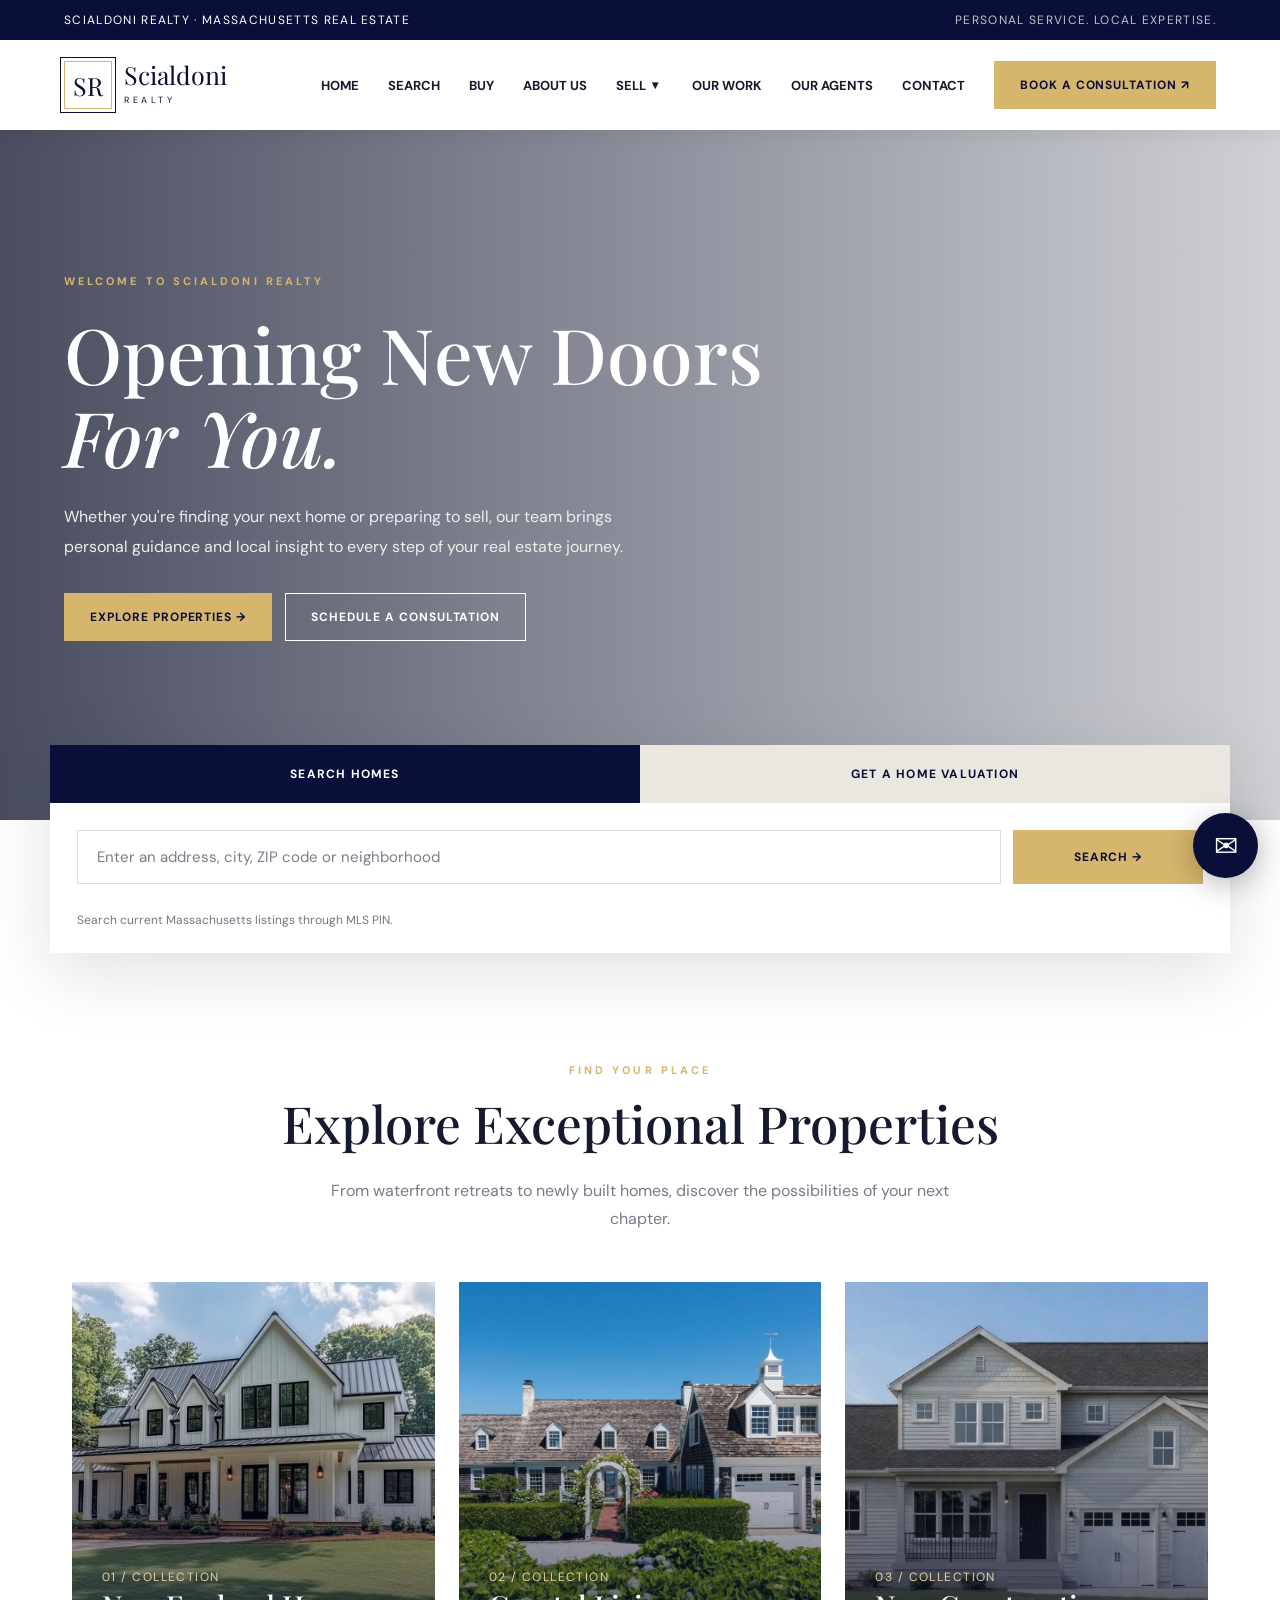
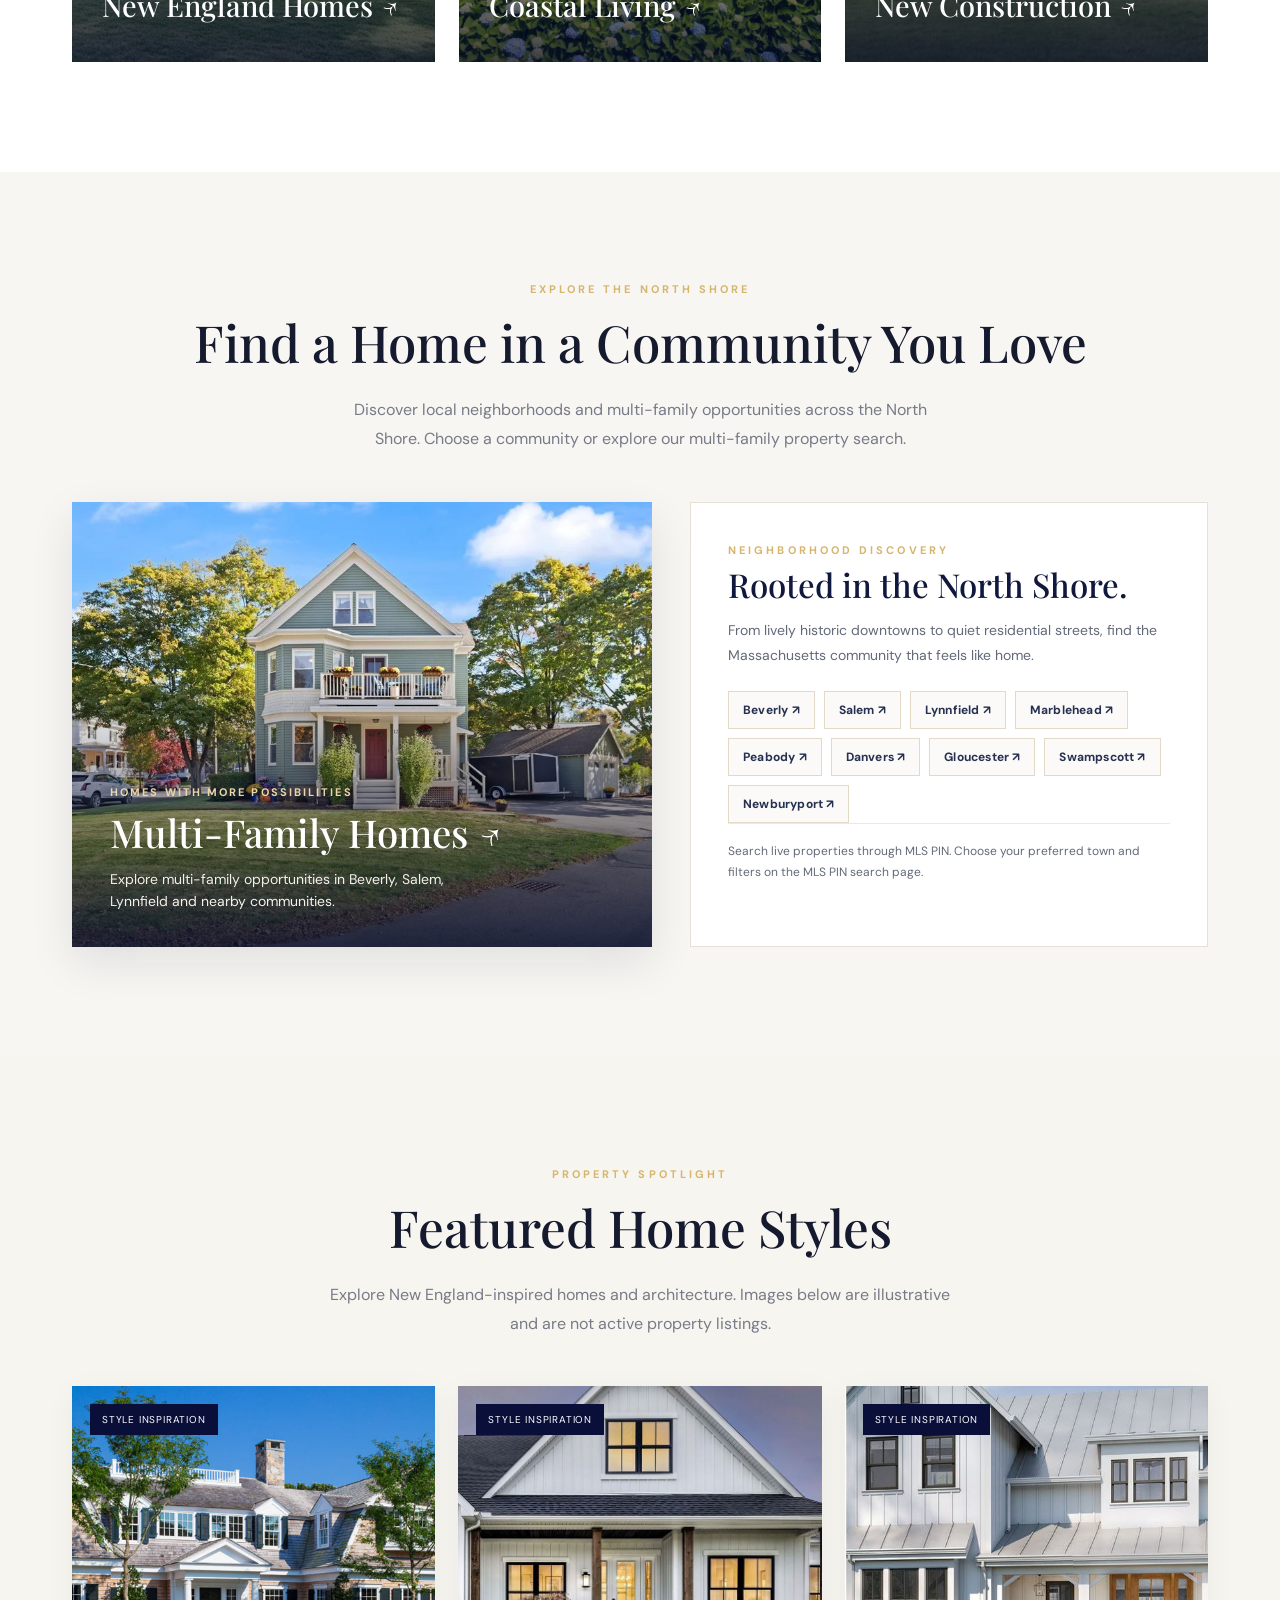
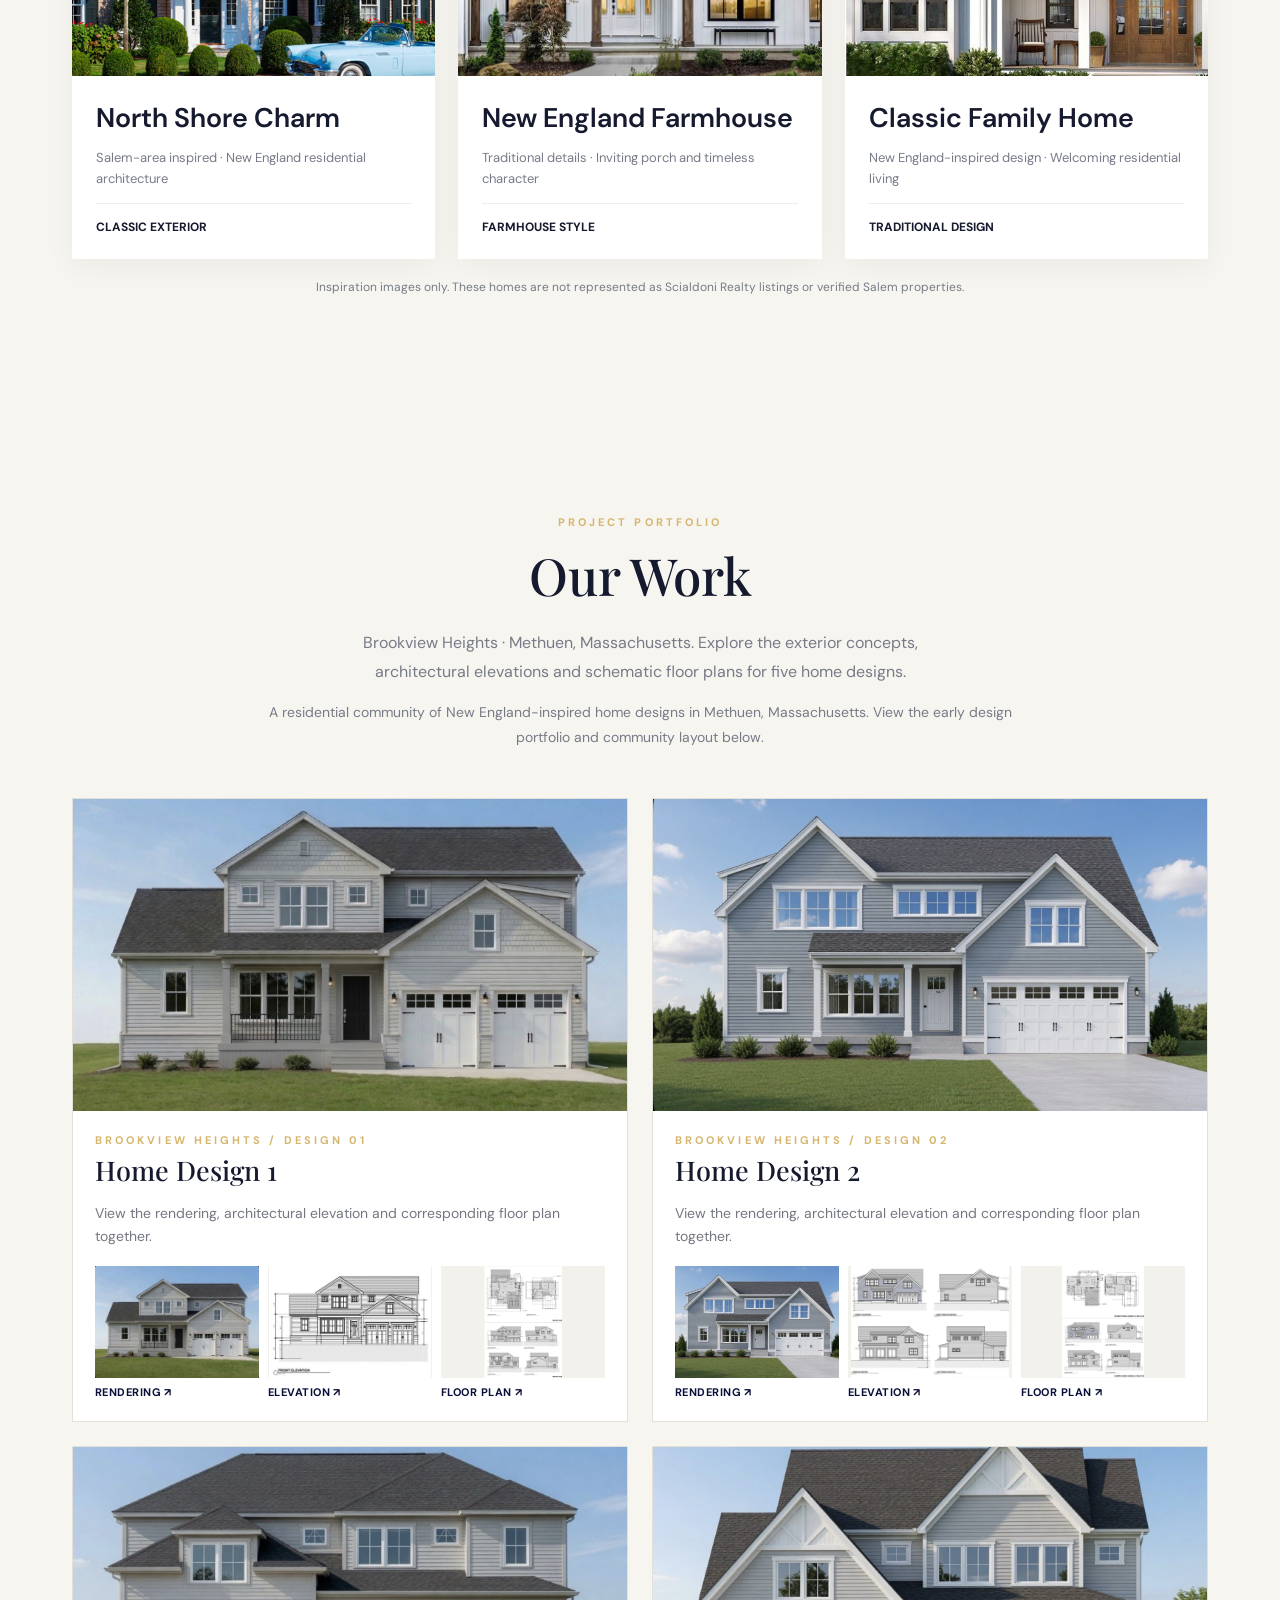
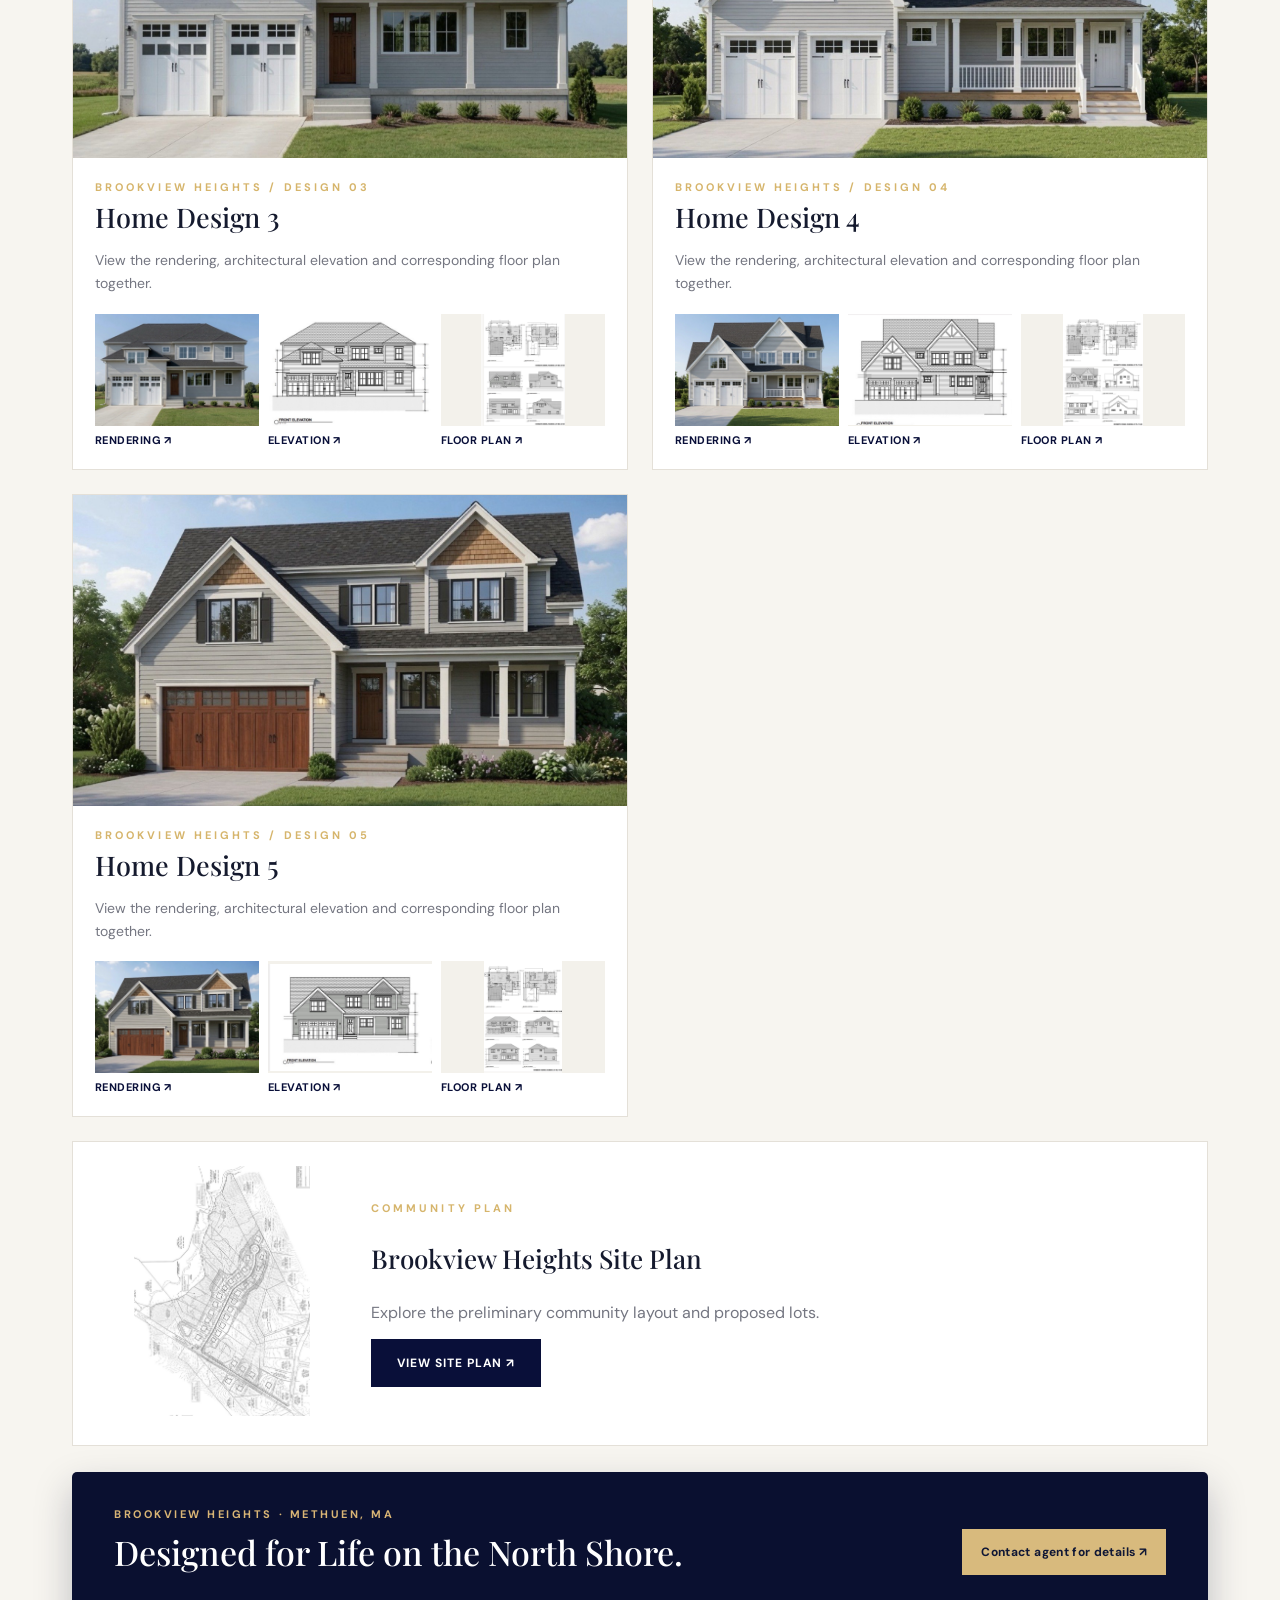
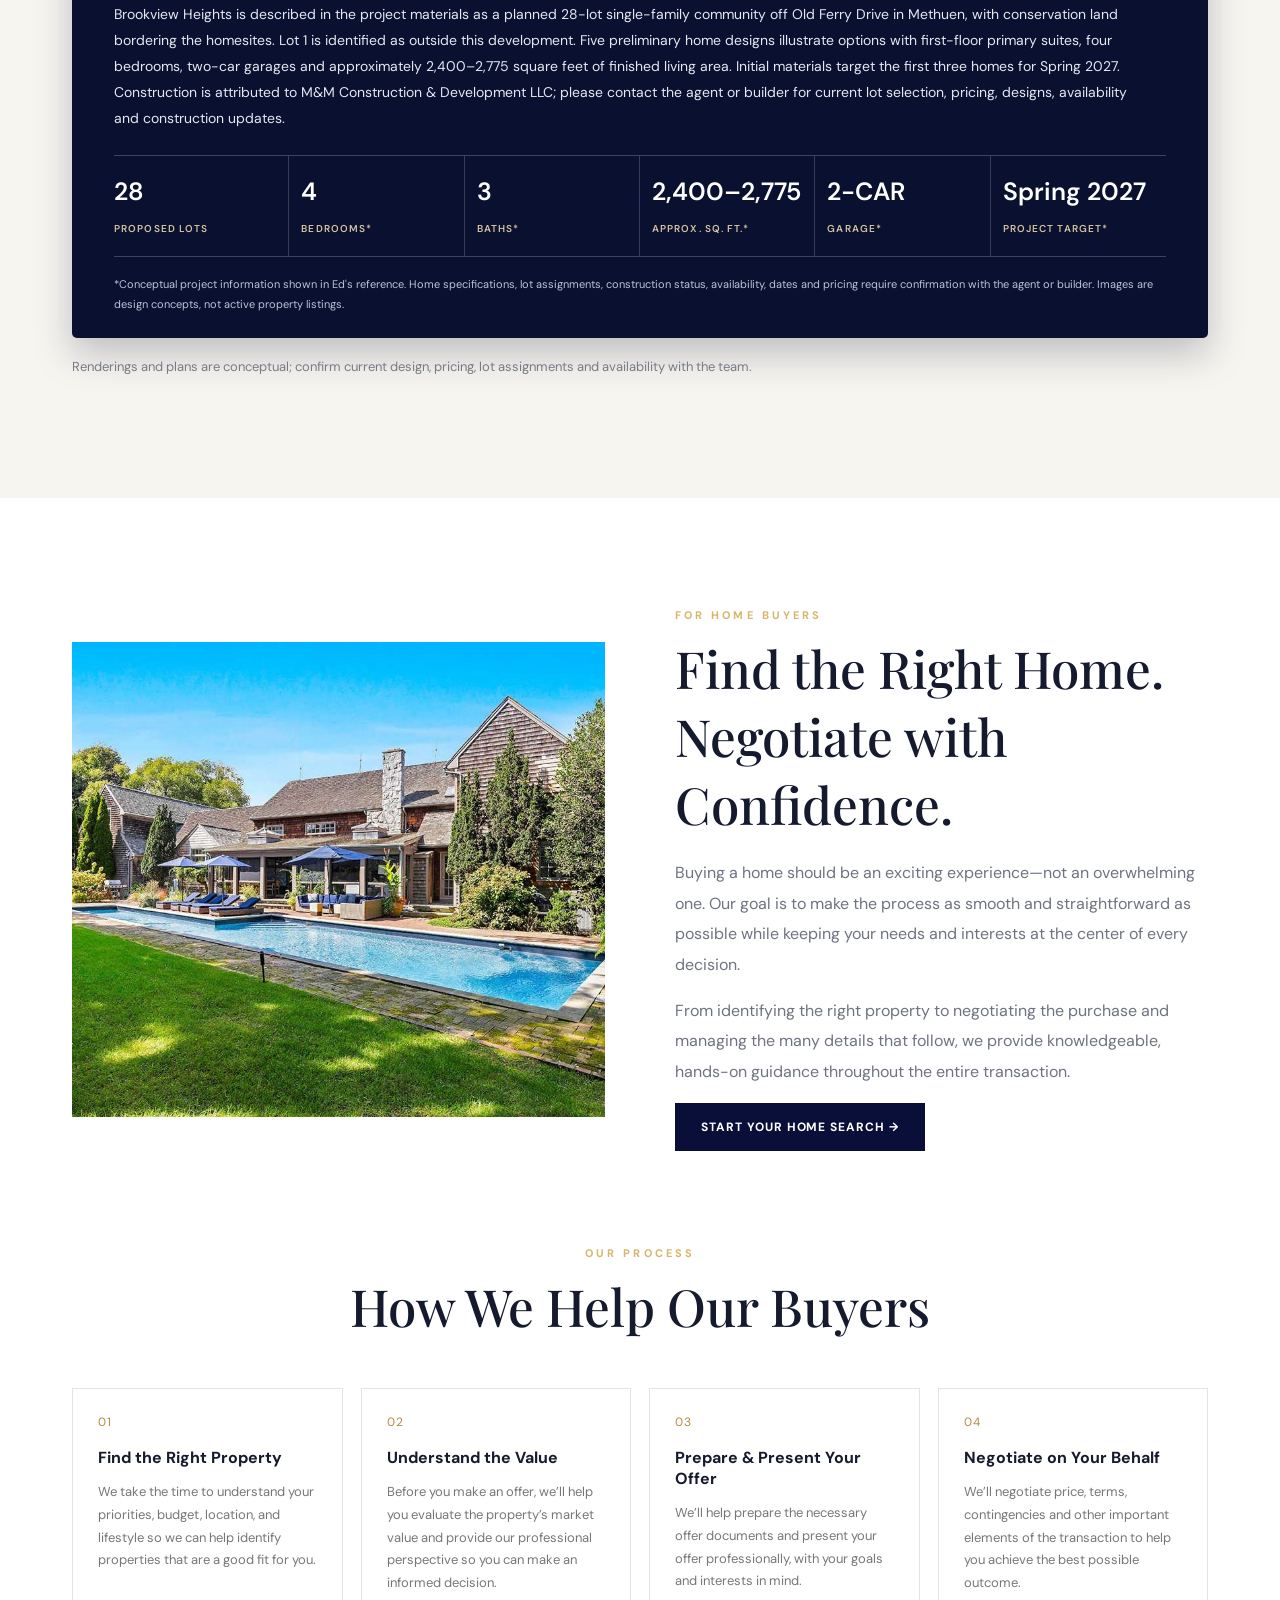
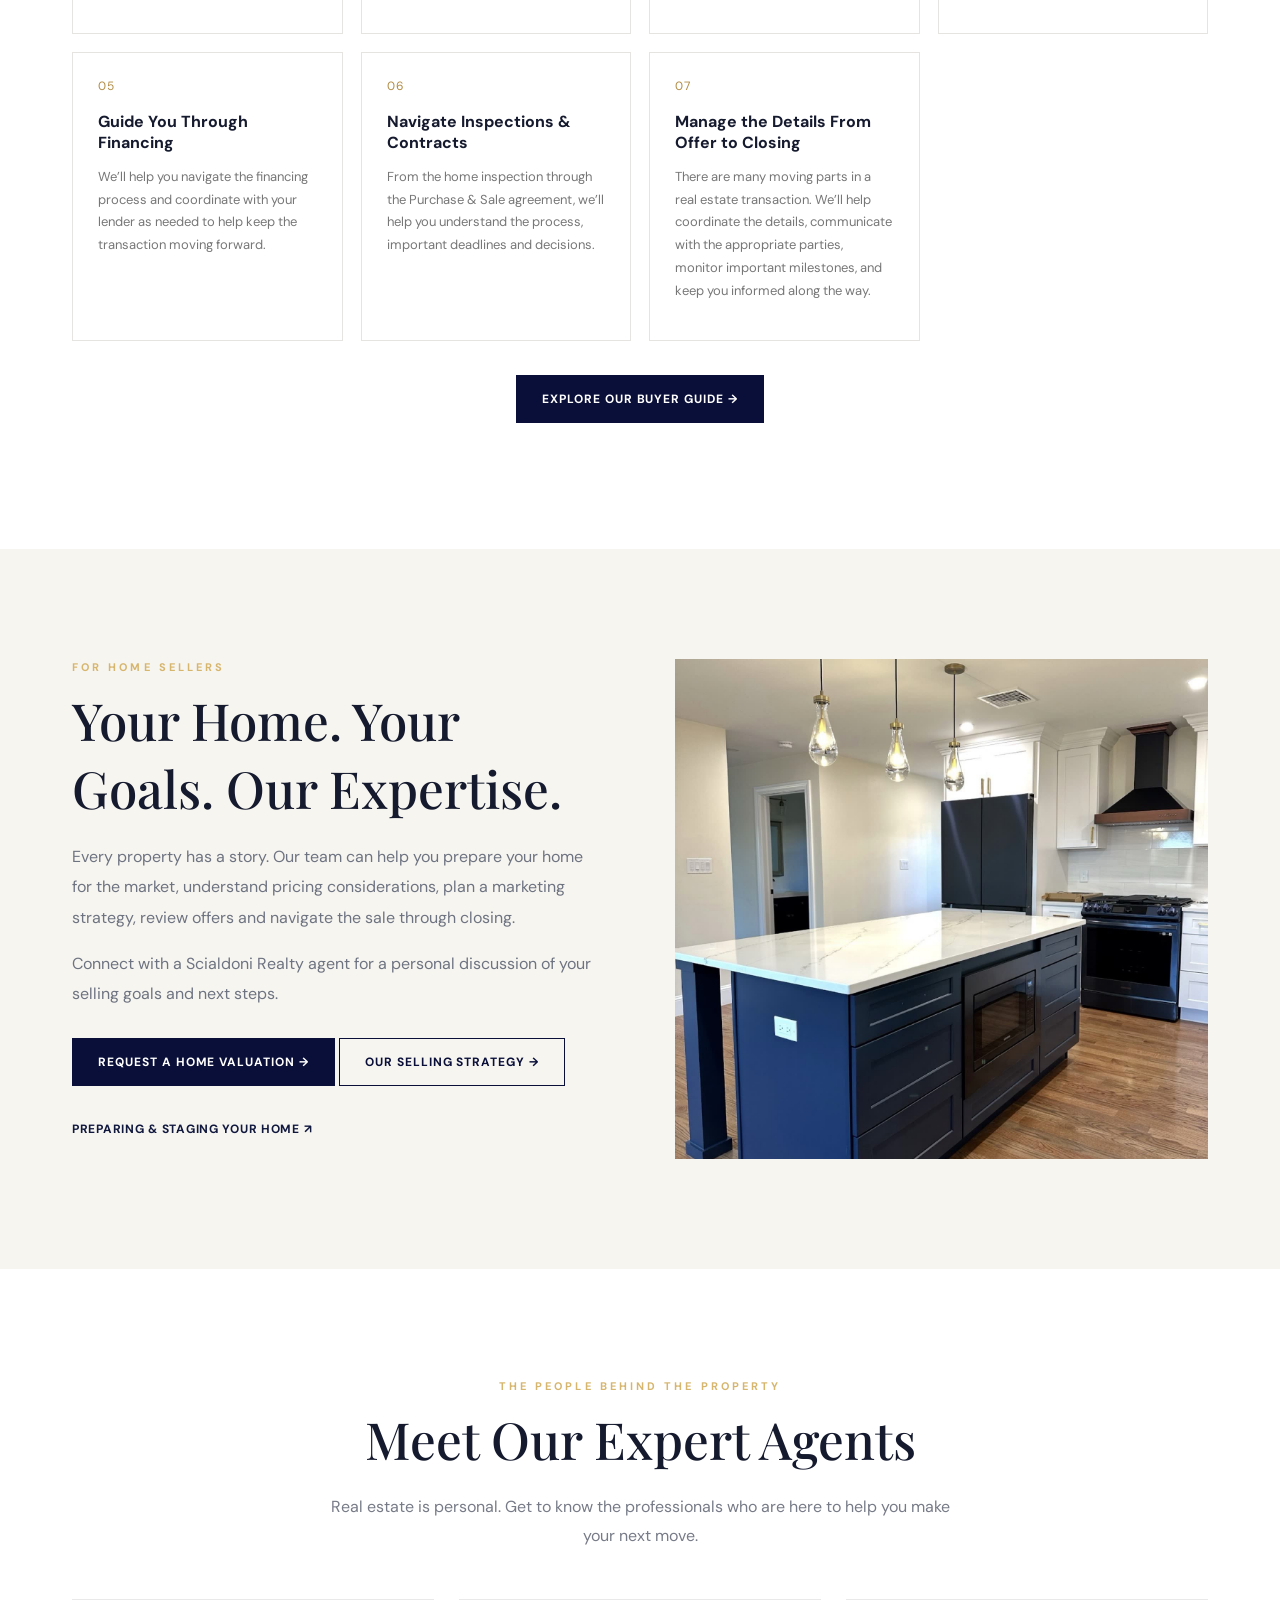
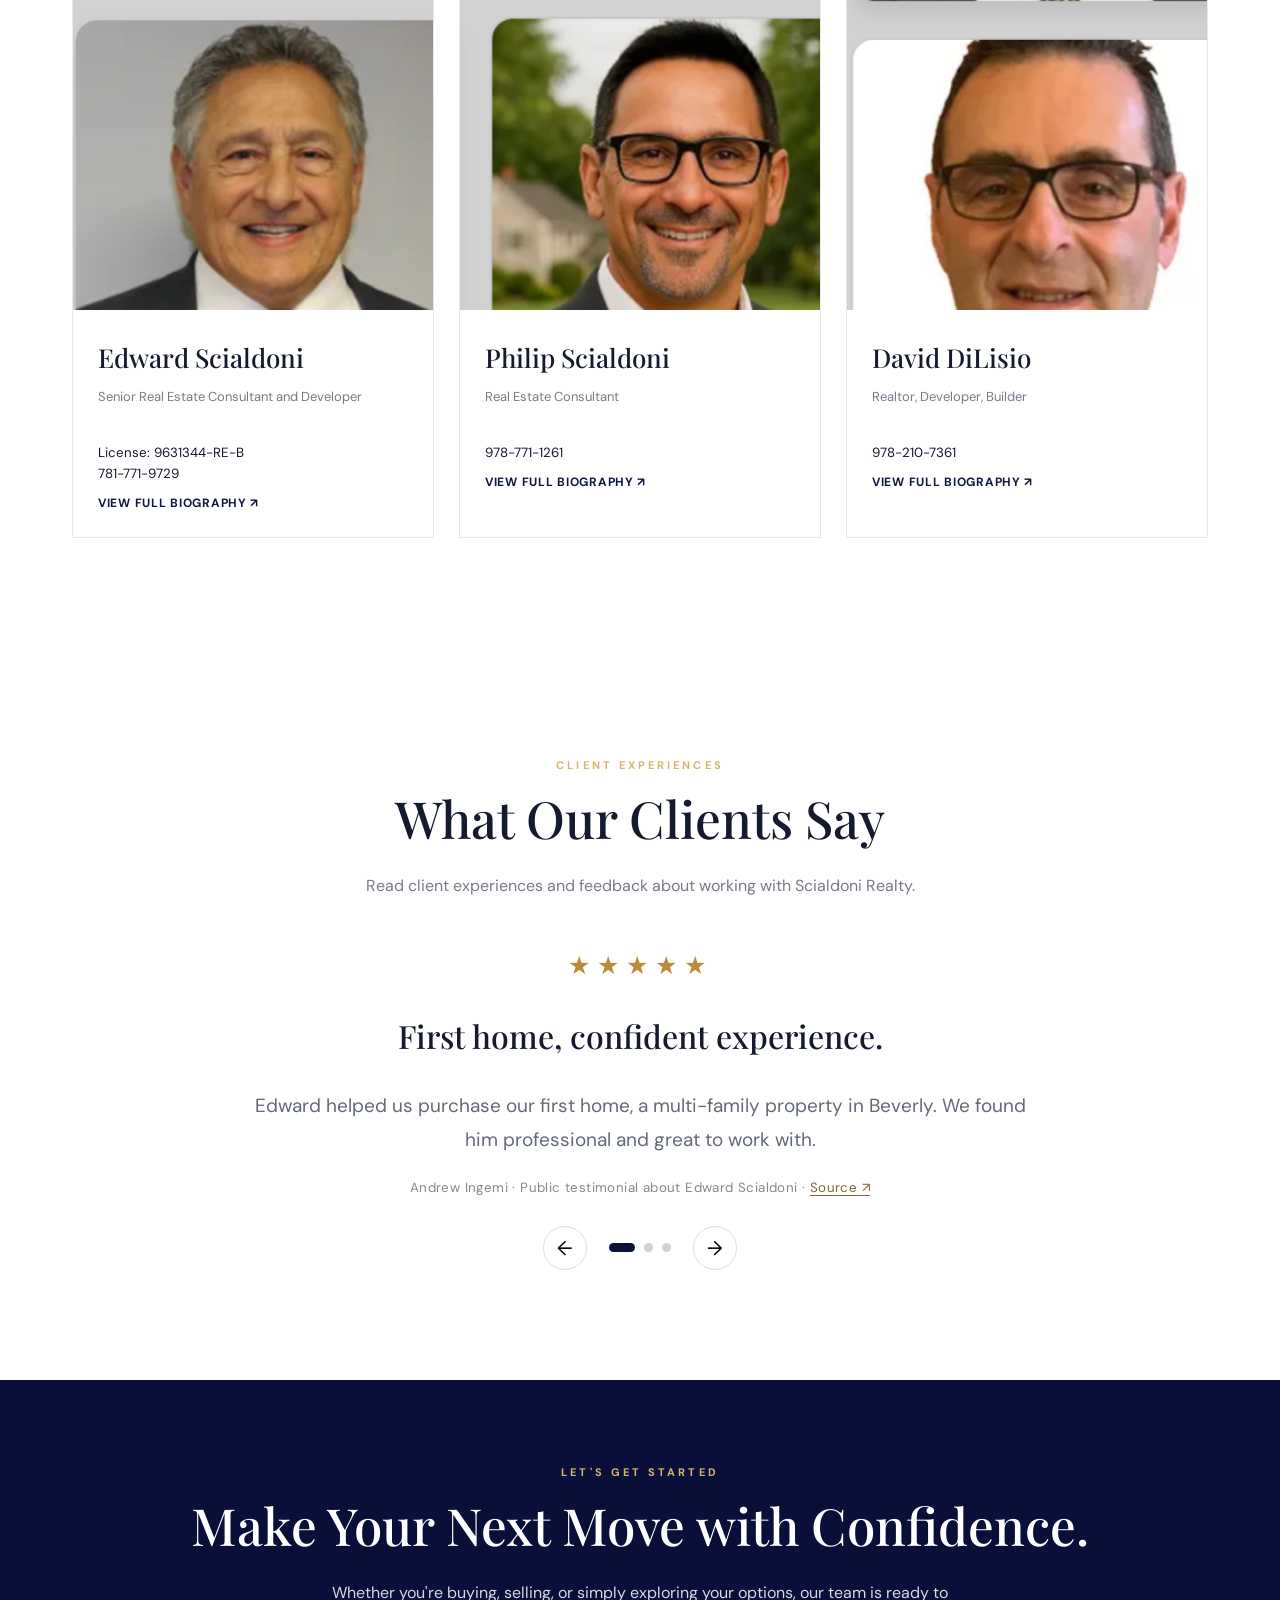
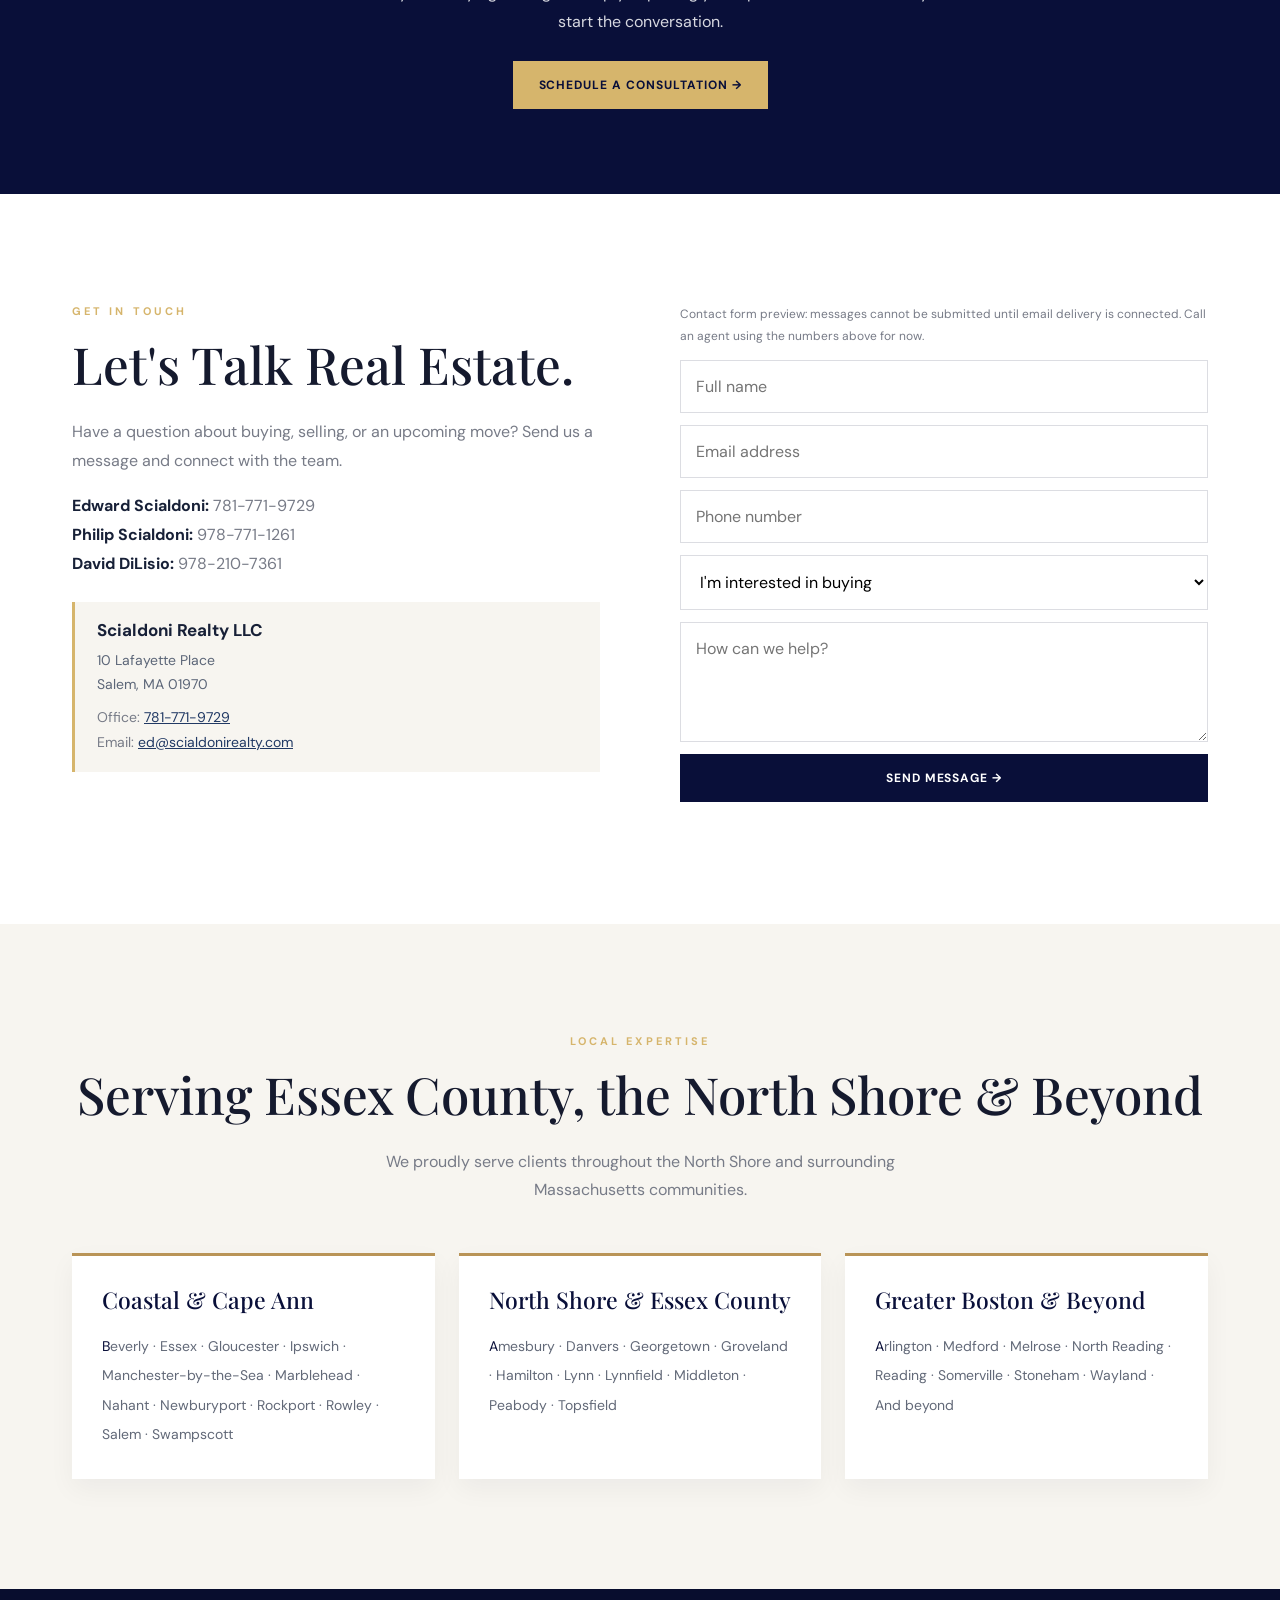
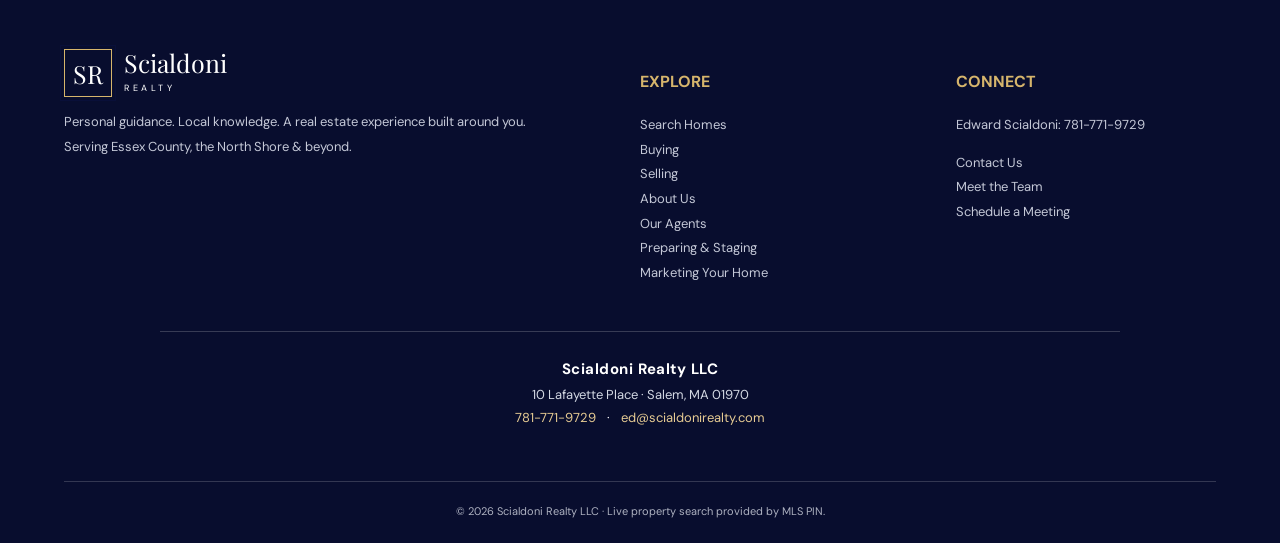
<file: index.html>
<!DOCTYPE html>

<html lang="en"><head><meta charset="utf-8"/><meta content="width=device-width,initial-scale=1" name="viewport"/><meta content="Scialdoni Realty — Massachusetts real estate guidance, buying, selling and property consultations." name="description"/><title>Scialdoni Realty | Opening New Doors</title><link href="https://fonts.googleapis.com" rel="preconnect"/><link crossorigin="" href="https://fonts.gstatic.com" rel="preconnect"/><link href="https://fonts.googleapis.com/css2?family=DM+Sans:wght@400;500;600;700&amp;family=Playfair+Display:wght@400;500;600&amp;display=swap" rel="stylesheet"/><style>
:root{--navy:#090f39;--navy2:#131c4d;--gold:#d6b56c;--cream:#f7f5f0;--ink:#151a2e;--muted:#777b87}*{box-sizing:border-box}html{scroll-behavior:smooth}body{margin:0;font-family:'DM Sans',Arial,sans-serif;color:var(--ink);background:#fff}a{text-decoration:none;color:inherit}button,input,select,textarea{font:inherit}button{cursor:pointer}button:focus-visible,a:focus-visible,input:focus-visible{outline:3px solid var(--gold);outline-offset:3px}.top{background:var(--navy);color:#fff;padding:12px 5%;font-size:12px;letter-spacing:.11em;display:flex;justify-content:space-between}.top span{opacity:.75}.nav{height:90px;display:flex;align-items:center;justify-content:space-between;padding:0 5%;background:#fff;position:sticky;top:0;z-index:20;box-shadow:0 3px 20px #00000012}.brand{display:flex;align-items:center;gap:12px;color:var(--navy)}.monogram{border:1px solid var(--gold);outline:1px solid var(--navy);outline-offset:3px;width:48px;height:48px;display:grid;place-items:center;font:25px 'Playfair Display',serif}.brand b{font:25px 'Playfair Display',serif;display:block;line-height:1}.brand small{font-size:9px;letter-spacing:.4em}.links{display:flex;gap:29px;align-items:center;font-size:13px;font-weight:700}.links a:hover{color:#a17a31}.btn{background:var(--navy);color:white;border:1px solid var(--navy);padding:15px 25px;display:inline-flex;align-items:center;justify-content:center;gap:12px;font-weight:700;font-size:12px;letter-spacing:.08em;text-transform:uppercase;transition:.2s}.btn:hover{background:#27346c}.btn.gold{background:var(--gold);border-color:var(--gold);color:var(--navy)}.btn.outline{background:transparent;border-color:#fff;color:#fff}.menu{display:none;border:0;background:none;font-size:28px}.hero{min-height:690px;position:relative;background:linear-gradient(90deg,rgba(5,11,36,.73),rgba(5,11,36,.19)),url('https://images.unsplash.com/photo-1600607687920-4e2a09cf159d?auto=format&fit=crop&w=2000&q=85') center/cover;display:flex;align-items:center;color:white}.hero-inner{width:min(1180px,90%);margin:auto;padding:90px 0 125px}.eyebrow{font-size:11px;font-weight:700;letter-spacing:.28em;text-transform:uppercase;color:var(--gold)}h1,h2,h3{font-family:'Playfair Display',Georgia,serif;font-weight:500}h1{font-size:clamp(50px,6vw,92px);line-height:1.08;max-width:760px;margin:24px 0}h2{font-size:clamp(34px,4vw,56px);margin:12px 0 20px}h3{font-size:25px}.hero p{max-width:590px;line-height:1.9;color:#eee;font-size:16px}.hero-actions{display:flex;gap:13px;margin-top:30px;flex-wrap:wrap}.search-panel{max-width:1180px;margin:-75px auto 0;background:#fff;position:relative;z-index:2;box-shadow:0 20px 65px #10163020}.tabs{display:grid;grid-template-columns:1fr 1fr}.tab{padding:21px;border:0;background:#eae7e0;color:var(--navy);font-weight:700;letter-spacing:.1em;font-size:12px}.tab.active{background:var(--navy);color:#fff}.search-body{padding:27px;display:flex;gap:12px}.search-body input{flex:1;min-width:0;border:1px solid #e4e4e4;padding:16px 19px}.search-body .btn{min-width:170px}.search-note{font-size:12px;color:var(--muted);padding:0 27px 22px}.container{max-width:1180px;margin:auto;padding:0 22px}.section{padding:110px 0}.section-head{text-align:center;margin-bottom:48px}.section-head p{max-width:620px;margin:auto;color:var(--muted);line-height:1.8}.categories{display:grid;grid-template-columns:repeat(3,1fr);gap:24px}.category{height:380px;position:relative;overflow:hidden;display:flex;align-items:end;background-size:cover;background-position:center}.category:before{content:'';position:absolute;inset:0;background:linear-gradient(transparent 30%,#020a2bba)}.category>div{position:relative;color:white;padding:30px;width:100%}.category h3{margin:0 0 8px;font-size:29px}.category span{font-size:12px;letter-spacing:.12em;color:#e6d1a3}.category:hover{background-size:auto 110%}.cream{background:var(--cream)}.listing-grid{display:grid;grid-template-columns:repeat(3,1fr);gap:23px}.listing{background:white;box-shadow:0 7px 28px #0000000d}.listing .photo{height:225px;background-size:cover;background-position:center;position:relative}.listing .tag{position:absolute;left:18px;top:18px;background:var(--navy);color:white;padding:9px 12px;font-size:10px;letter-spacing:.08em}.listing-content{padding:24px}.listing h3{font:600 27px 'DM Sans',sans-serif;margin:0 0 8px}.listing p{color:var(--muted);font-size:13px;line-height:1.6}.listing .meta{border-top:1px solid #eee;padding-top:15px;font-size:12px;font-weight:700;display:flex;gap:15px}.disclaimer{font-size:12px;color:var(--muted);margin-top:20px;text-align:center}.split{display:grid;grid-template-columns:1fr 1fr;align-items:center;gap:70px}.split img{width:100%;height:500px;object-fit:cover}.split p{line-height:1.9;color:#6e7381}.features{display:grid;grid-template-columns:repeat(4,1fr);gap:18px;margin-top:42px}.feature{border:1px solid #e5e4e1;padding:25px;background:white}.feature .num{color:#b28b43;font-size:12px;letter-spacing:.1em}.feature h3{font:700 16px 'DM Sans',sans-serif;margin:17px 0 9px}.feature p{font-size:13px;line-height:1.75;color:#777}.agent-grid{display:grid;grid-template-columns:repeat(3,1fr);gap:25px}.agent{border:1px solid #e9e9e9;background:white}.agent img{width:100%;height:310px;object-fit:cover;object-position:top}.agent .detail{padding:25px}.agent h3{font-size:26px;margin:0 0 7px}.agent p{font-size:13px;color:var(--muted);min-height:40px}.agent .detail button{border:0;background:transparent;color:var(--navy);font-weight:700;font-size:12px;letter-spacing:.07em;padding:10px 0}.cta{background:var(--navy);color:white;text-align:center;padding:85px 20px}.cta p{color:#d7d8e0;max-width:650px;margin:0 auto 25px;line-height:1.8}.contact-grid{display:grid;grid-template-columns:1fr 1fr;gap:80px}.contact-grid p{line-height:1.8;color:var(--muted)}.form{display:grid;gap:12px}.form input,.form textarea,.form select{width:100%;border:1px solid #dcdde2;padding:15px;background:white}.form textarea{min-height:120px}.footer{background:#080d2e;color:#fff;padding:60px 5% 25px}.foot-grid{max-width:1180px;margin:auto;display:grid;grid-template-columns:2fr 1fr 1fr;gap:55px}.footer p,.footer a{color:#c4c8d7;font-size:13px;line-height:1.9}.footer h4{color:var(--gold)}.copyright{border-top:1px solid #ffffff2c;margin-top:50px;padding-top:22px;text-align:center;color:#adb1c0;font-size:11px}.chat-launch{position:fixed;right:22px;bottom:22px;z-index:30;border:0;border-radius:50%;width:65px;height:65px;background:var(--navy);color:#fff;font-size:29px;box-shadow:0 7px 30px #0004}.chat{position:fixed;right:22px;bottom:98px;width:min(370px,calc(100vw - 44px));background:#fff;box-shadow:0 12px 60px #0004;z-index:31;display:none;border-radius:10px;overflow:hidden}.chat.open{display:block}.chat-head{background:var(--navy);color:white;padding:22px}.chat-head strong{font:25px 'Playfair Display',serif}.chat-body{padding:22px}.chat-body p{background:#f0eee8;padding:19px;border-radius:10px;line-height:1.7}.chat-actions{display:grid;gap:10px}.chat-actions a{padding:13px;text-align:center;border:1px solid var(--navy);font-size:13px;font-weight:700}.modal-backdrop{position:fixed;inset:0;background:#0009;display:none;place-items:center;z-index:40;padding:20px}.modal-backdrop.open{display:grid}.modal{background:white;width:min(550px,100%);padding:30px;max-height:90vh;overflow:auto;position:relative}.modal .close{position:absolute;right:16px;top:12px;background:none;border:0;font-size:28px}.modal h2{font-size:36px}.modal p{line-height:1.8;color:var(--muted)}.modal .btn{margin-top:12px}.notice{font-size:12px;color:#805d17;background:#fff6df;padding:12px;margin-top:14px}#form-status{font-size:13px;color:#8a641e} @media(max-width:850px){.menu{display:block}.links{display:none;position:absolute;top:90px;left:0;right:0;background:#fff;padding:22px;box-shadow:0 20px 20px #0002;flex-direction:column}.links.open{display:flex}.top{display:none}.hero{min-height:620px}.categories,.listing-grid,.agent-grid{grid-template-columns:1fr 1fr}.split,.contact-grid{grid-template-columns:1fr;gap:30px}.features{grid-template-columns:1fr 1fr}.foot-grid{grid-template-columns:1fr 1fr}.section{padding:75px 0}}@media(max-width:550px){.nav{height:76px}.links{top:76px}.brand b{font-size:21px}.hero-inner{padding:70px 0 120px}.search-panel{margin:-60px 15px 0}.search-body{flex-direction:column}.categories,.listing-grid,.agent-grid,.features,.foot-grid{grid-template-columns:1fr}.category{height:290px}.split img{height:320px}.agent img{height:350px}.section{padding:65px 0}.top{display:none}}
</style><style>
/* Additions only — original Scialdoni Realty visual system is preserved */
.work-gallery{display:grid;grid-template-columns:repeat(2,minmax(0,1fr));gap:24px;margin-top:35px}.work-home{border:1px solid #e4e0d8;background:#fff;overflow:hidden}.work-home>img{display:block;width:100%;aspect-ratio:16/9;object-fit:cover}.work-copy{padding:22px}.work-copy h3{font-family:'Playfair Display',Georgia,serif;font-size:27px;margin:5px 0 10px}.work-copy p{color:#747681;font-size:14px;line-height:1.65}.work-trio{display:grid;grid-template-columns:repeat(3,minmax(0,1fr));gap:9px;margin-top:18px}.work-trio a{font-size:11px;letter-spacing:.04em;color:var(--navy);font-weight:700}.work-trio img{width:100%;height:112px;object-fit:contain;background:#f3f1eb;display:block;margin-bottom:7px}.work-trio a:hover{text-decoration:underline}.work-site{display:flex;gap:24px;align-items:center;background:#fff;border:1px solid #e4e0d8;padding:24px;margin-top:24px}.work-site img{width:250px;max-height:250px;object-fit:contain}.work-site h3{font-family:'Playfair Display',Georgia,serif;font-size:26px}.work-site p{color:#747681}.work-note{color:#777b87;font-size:13px;margin-top:15px}@media(max-width:750px){.work-gallery{grid-template-columns:1fr}.work-site{display:block}.work-site img{width:100%}.work-trio img{height:90px}}
</style><style>.listing .photo{background-size:contain;background-repeat:no-repeat;background-color:#eeeae3}.location-collections{background:#faf8f3}.location-grid{display:grid;grid-template-columns:repeat(4,1fr);gap:20px}.location-grid a{display:flex;flex-direction:column;background:white;border:1px solid #e6e2d9;padding-bottom:18px}.location-grid img{width:100%;height:190px;object-fit:contain;background:#eeece6}.location-grid strong{font-size:19px;padding:18px 15px 6px}.location-grid span{color:#777;font-size:12px;padding:0 15px}.area-list{display:flex;flex-wrap:wrap;gap:11px;justify-content:center}.area-list span{padding:10px 15px;border-bottom:1px solid #d8c9ad;color:#293047}.review-stage{max-width:780px;margin:auto;min-height:255px;text-align:center}.review-slide{display:none}.review-slide.active{display:block}.review-slide h3{font-size:32px}.review-slide p{font-size:19px;line-height:1.8;color:#626a78}.review-slide small{color:#888}.stars{font-size:25px;color:#bb8b39;letter-spacing:7px}.review-controls{display:flex;align-items:center;justify-content:center;gap:22px}.review-controls>button{border:1px solid #ddd;background:white;width:44px;height:44px;border-radius:50%;font-size:20px}.review-dots{display:flex;gap:9px}.review-dots button{height:9px;width:9px;border:0;border-radius:50%;background:#d2d2d2;padding:0}.review-dots button.active{background:#0a103c;width:26px;border-radius:10px}@media(max-width:800px){.location-grid{grid-template-columns:repeat(2,1fr)}}@media(max-width:500px){.location-grid{grid-template-columns:1fr}}</style><style>
/* V8 visual refinements */
.location-grid{display:grid;grid-template-columns:repeat(4,minmax(0,1fr));gap:20px}.location-grid a{background:#fff;display:flex;flex-direction:column;overflow:hidden;border:1px solid #e7e3dc;box-shadow:0 12px 30px #1016300b;transition:transform .2s,box-shadow .2s}.location-grid a:hover{transform:translateY(-4px);box-shadow:0 16px 36px #10163020}.location-grid img{width:100%;height:230px;object-fit:cover;display:block}.location-grid strong{font-size:20px;line-height:1.3;padding:19px 20px 4px}.location-grid span{font-size:13px;color:#747987;line-height:1.65;padding:0 20px 23px}.listing .photo{height:290px;background-size:cover;background-position:center}.category{background-size:cover!important;transition:transform .25s}.category:hover{transform:translateY(-4px)}#buyers .split img{height:480px;object-fit:cover;object-position:center}.area-list{display:grid!important;grid-template-columns:repeat(3,minmax(0,1fr));gap:24px!important;align-items:stretch}.area-region{padding:30px;background:white;border-top:3px solid var(--gold);box-shadow:0 10px 25px #0a15300c}.area-region h3{font-size:23px;color:var(--navy);margin:0 0 18px}.area-region p{font-size:14px;color:#626978;line-height:2.1;margin:0}.area-region p::first-letter{color:var(--navy)}@media(max-width:900px){.location-grid{grid-template-columns:repeat(2,minmax(0,1fr))}.area-list{grid-template-columns:1fr!important}}@media(max-width:560px){.location-grid{grid-template-columns:1fr}.location-grid img{height:260px}.listing .photo{height:260px}}
</style><link href="site-v10.css" rel="stylesheet"/><link href="site-v11.css" rel="stylesheet"/><link href="site-v12.css" rel="stylesheet"/><meta content="Scialdoni Realty LLC" name="author"/><link href="site-v14.css" rel="stylesheet"/><link href="site-v15.css" rel="stylesheet"/></head><body>
<div class="top"><div>SCIALDONI REALTY · MASSACHUSETTS REAL ESTATE</div><span>PERSONAL SERVICE. LOCAL EXPERTISE.</span></div>
<header class="nav"><a class="brand" href="#home"><span class="monogram">SR</span><span><b>Scialdoni</b><small>REALTY</small></span></a><button aria-label="Toggle menu" class="menu" onclick="document.querySelector('.links').classList.toggle('open')">☰</button><nav class="links"><a href="#home">HOME</a><a href="search.html">SEARCH</a><a href="buyer.html">BUY</a><a href="about.html">ABOUT US</a><div class="sell-nav"><a class="sell-main-link" href="sell.html">SELL</a><button aria-expanded="false" aria-label="Open Sell pages" class="sell-toggle" type="button">▾</button><div class="sell-menu"><a href="staging.html">Preparing &amp; Staging Your Home</a><a href="sell.html">Marketing Your Home</a></div></div><a href="#work">OUR WORK</a><a href="#agents">OUR AGENTS</a><a href="#contact">CONTACT</a><a aria-label="Schedule a 30-minute consultation with Edward Scialdoni on Calendly (opens a new tab)" class="btn gold" href="https://calendly.com/escialdoni/30min" rel="noopener noreferrer" target="_blank">BOOK A CONSULTATION ↗</a></nav></header>
<main><section class="hero" id="home"><div class="hero-inner"><div class="eyebrow">WELCOME TO SCIALDONI REALTY</div><h1>Opening New Doors <em>For You.</em></h1><p>Whether you're finding your next home or preparing to sell, our team brings personal guidance and local insight to every step of your real estate journey.</p><div class="hero-actions"><a class="btn gold" href="#explore">EXPLORE PROPERTIES →</a><a aria-label="Schedule a 30-minute consultation with Edward Scialdoni on Calendly (opens a new tab)" class="btn outline" href="https://calendly.com/escialdoni/30min" rel="noopener noreferrer" target="_blank">SCHEDULE A CONSULTATION</a></div></div></section>
<div class="search-panel v15-search-panel" id="explore">
<div aria-label="Property tools" class="tabs" role="tablist">
<button aria-selected="true" class="tab active" id="tab-buy" role="tab" type="button">SEARCH HOMES</button>
<button aria-selected="false" class="tab" id="tab-sell" role="tab" type="button">GET A HOME VALUATION</button>
</div>
<form action="https://idx.mlspin.com/MLS.IDX/Search?AgentId=C9501243" class="search-body v15-search-form" id="home-mls-search" method="get" target="_blank">
<input name="AgentId" type="hidden" value="C9501243"/>
<label class="v15-visually-hidden" for="home-search-location">Enter an address, city, ZIP code or neighborhood</label>
<input autocomplete="off" id="home-search-location" placeholder="Enter an address, city, ZIP code or neighborhood" type="search"/>
<button class="btn gold" type="submit">SEARCH →</button>
</form>
<p class="v15-search-hint" id="home-search-hint">Search current Massachusetts listings through MLS PIN.</p>
<p aria-live="polite" class="v15-search-feedback" hidden="" id="home-search-feedback" role="status"></p>
</div>
<section class="section"><div class="container"><div class="section-head"><div class="eyebrow">FIND YOUR PLACE</div><h2>Explore Exceptional Properties</h2><p>From waterfront retreats to newly built homes, discover the possibilities of your next chapter.</p></div><div class="categories"><a class="category" href="#listings" style="background-image:url('new-england-home-3.jpg')"><div><span>01 / COLLECTION</span><h3>New England Homes ↗</h3></div></a><a class="category coastal-category" href="search.html" style="background-image:url('north-shore-coastal-home.jpg')"><div><span>02 / COLLECTION</span><h3>Coastal Living ↗</h3></div></a><a class="category" href="#work" style="background-image:url('brookview-house-1-render.jpg')"><div><span>03 / COLLECTION</span><h3>New Construction ↗</h3></div></a></div></div></section>
<section class="section location-collections" id="communities"><div class="container"><div class="section-head"><div class="eyebrow">EXPLORE THE NORTH SHORE</div><h2>Find a Home in a Community You Love</h2><p>Discover local neighborhoods and multi-family opportunities across the North Shore. Choose a community or explore our multi-family property search.</p></div>
<div class="location-layout">
<a aria-label="Explore multi-family homes in Beverly, Salem, Lynnfield and surrounding communities" class="multifamily-feature" href="search.html"><img alt="Classic New England home with a porch and landscaped yard" src="multifamily-home.jpg"/><div class="multifamily-copy"><div class="mini-eyebrow">HOMES WITH MORE POSSIBILITIES</div><h3>Multi-Family Homes ↗</h3><p>Explore multi-family opportunities in Beverly, Salem, Lynnfield and nearby communities.</p></div></a>
<div class="communities-panel"><div class="eyebrow">NEIGHBORHOOD DISCOVERY</div><h3>Rooted in the North Shore.</h3><p>From lively historic downtowns to quiet residential streets, find the Massachusetts community that feels like home.</p><div class="city-links">
<a href="search.html">Beverly ↗</a><a href="search.html">Salem ↗</a><a href="search.html">Lynnfield ↗</a><a href="search.html">Marblehead ↗</a><a href="search.html">Peabody ↗</a><a href="search.html">Danvers ↗</a><a href="search.html">Gloucester ↗</a><a href="search.html">Swampscott ↗</a><a href="search.html">Newburyport ↗</a>
</div><p class="community-subnote">Search live properties through MLS PIN. Choose your preferred town and filters on the MLS PIN search page.</p></div>
</div></div></section><section class="section cream" id="listings"><div class="container"><div class="section-head"><div class="eyebrow">PROPERTY SPOTLIGHT</div><h2>Featured Home Styles</h2><p>Explore New England-inspired homes and architecture. Images below are illustrative and are not active property listings.</p></div><div class="listing-grid">
<article class="listing"><div class="photo" style="background-image:url('new-england-classic-home.jpg')"><span class="tag">STYLE INSPIRATION</span></div><div class="listing-content"><h3>North Shore Charm</h3><p>Salem-area inspired · New England residential architecture</p><div class="meta"><span>CLASSIC EXTERIOR</span></div></div></article>
<article class="listing"><div class="photo v12-photo"><img alt="New England farmhouse with an inviting front porch at dusk" decoding="async" loading="eager" src="new-england-home-1.jpg"/><span class="tag">STYLE INSPIRATION</span></div><div class="listing-content"><h3>New England Farmhouse</h3><p>Traditional details · Inviting porch and timeless character</p><div class="meta"><span>FARMHOUSE STYLE</span></div></div></article>
<article class="listing"><div class="photo" style="background-image:url('new-england-home-2.jpg')"><span class="tag">STYLE INSPIRATION</span></div><div class="listing-content"><h3>Classic Family Home</h3><p>New England-inspired design · Welcoming residential living</p><div class="meta"><span>TRADITIONAL DESIGN</span></div></div></article>
</div><div class="disclaimer">Inspiration images only. These homes are not represented as Scialdoni Realty listings or verified Salem properties.</div></div></section>
<section class="section cream" id="work"><div class="container"><div class="section-head"><div class="eyebrow">PROJECT PORTFOLIO</div><h2>Our Work</h2><p>Brookview Heights · Methuen, Massachusetts. Explore the exterior concepts, architectural elevations and schematic floor plans for five home designs.</p><p class="v11-work-intro">A residential community of New England-inspired home designs in Methuen, Massachusetts. View the early design portfolio and community layout below.</p></div><div class="work-gallery"><article class="work-home" data-design="01"><img alt="Brookview Heights home design 01 exterior rendering" decoding="async" loading="eager" src="brookview-house-1-render.jpg"/><div class="work-copy"><div class="eyebrow">BROOKVIEW HEIGHTS / DESIGN 01</div><h3>Home Design 1</h3><p>View the rendering, architectural elevation and corresponding floor plan together.</p><div class="work-trio"><a aria-label="View home design 1 rendering in a new tab" href="brookview-house-1-render.jpg" rel="noopener noreferrer" target="_blank"><img alt="Home design 01 rendering thumbnail" decoding="async" loading="lazy" src="brookview-house-1-render.jpg"/>RENDERING ↗</a><a aria-label="View home design 1 elevation in a new tab" href="brookview-house-1-elevation.jpg" rel="noopener noreferrer" target="_blank"><img alt="Home 1 elevation" loading="lazy" src="brookview-house-1-elevation.jpg"/>ELEVATION ↗</a><a aria-label="View home design 1 floor plan in a new tab" href="brookview-house-1-plans.jpg" rel="noopener noreferrer" target="_blank"><img alt="Home 1 floor plan" loading="lazy" src="brookview-house-1-plans.jpg"/>FLOOR PLAN ↗</a></div></div></article><article class="work-home" data-design="02"><img alt="Brookview Heights home design 02 exterior rendering" loading="lazy" src="brookview-house-2-render.jpg"/><div class="work-copy"><div class="eyebrow">BROOKVIEW HEIGHTS / DESIGN 02</div><h3>Home Design 2</h3><p>View the rendering, architectural elevation and corresponding floor plan together.</p><div class="work-trio"><a aria-label="View home design 2 rendering in a new tab" href="brookview-house-2-render.jpg" rel="noopener noreferrer" target="_blank"><img alt="Home design 02 rendering thumbnail" decoding="async" loading="lazy" src="brookview-house-2-render.jpg"/>RENDERING ↗</a><a aria-label="View home design 2 elevation in a new tab" href="brookview-house-2-elevation.jpg" rel="noopener noreferrer" target="_blank"><img alt="Home 2 elevation" loading="lazy" src="brookview-house-2-elevation.jpg"/>ELEVATION ↗</a><a aria-label="View home design 2 floor plan in a new tab" href="brookview-house-2-plans.jpg" rel="noopener noreferrer" target="_blank"><img alt="Home 2 floor plan" loading="lazy" src="brookview-house-2-plans.jpg"/>FLOOR PLAN ↗</a></div></div></article><article class="work-home" data-design="03"><img alt="Brookview Heights home design 03 exterior rendering" loading="lazy" src="brookview-house-3-render.jpg"/><div class="work-copy"><div class="eyebrow">BROOKVIEW HEIGHTS / DESIGN 03</div><h3>Home Design 3</h3><p>View the rendering, architectural elevation and corresponding floor plan together.</p><div class="work-trio"><a aria-label="View home design 3 rendering in a new tab" href="brookview-house-3-render.jpg" rel="noopener noreferrer" target="_blank"><img alt="Home design 03 rendering thumbnail" decoding="async" loading="lazy" src="brookview-house-3-render.jpg"/>RENDERING ↗</a><a aria-label="View home design 3 elevation in a new tab" href="brookview-house-3-elevation.jpg" rel="noopener noreferrer" target="_blank"><img alt="Home 3 elevation" loading="lazy" src="brookview-house-3-elevation.jpg"/>ELEVATION ↗</a><a aria-label="View home design 3 floor plan in a new tab" href="brookview-house-3-plans.jpg" rel="noopener noreferrer" target="_blank"><img alt="Home 3 floor plan" loading="lazy" src="brookview-house-3-plans.jpg"/>FLOOR PLAN ↗</a></div></div></article><article class="work-home" data-design="04"><img alt="Brookview Heights home design 04 exterior rendering" loading="lazy" src="brookview-house-4-render.jpg"/><div class="work-copy"><div class="eyebrow">BROOKVIEW HEIGHTS / DESIGN 04</div><h3>Home Design 4</h3><p>View the rendering, architectural elevation and corresponding floor plan together.</p><div class="work-trio"><a aria-label="View home design 4 rendering in a new tab" href="brookview-house-4-render.jpg" rel="noopener noreferrer" target="_blank"><img alt="Home design 04 rendering thumbnail" decoding="async" loading="lazy" src="brookview-house-4-render.jpg"/>RENDERING ↗</a><a aria-label="View home design 4 elevation in a new tab" href="brookview-house-4-elevation.jpg" rel="noopener noreferrer" target="_blank"><img alt="Home 4 elevation" loading="lazy" src="brookview-house-4-elevation.jpg"/>ELEVATION ↗</a><a aria-label="View home design 4 floor plan in a new tab" href="brookview-house-4-plans.jpg" rel="noopener noreferrer" target="_blank"><img alt="Home 4 floor plan" loading="lazy" src="brookview-house-4-plans.jpg"/>FLOOR PLAN ↗</a></div></div></article><article class="work-home" data-design="05"><img alt="Brookview Heights home design 05 exterior rendering" loading="lazy" src="brookview-house-5-render.jpg"/><div class="work-copy"><div class="eyebrow">BROOKVIEW HEIGHTS / DESIGN 05</div><h3>Home Design 5</h3><p>View the rendering, architectural elevation and corresponding floor plan together.</p><div class="work-trio"><a aria-label="View home design 5 rendering in a new tab" href="brookview-house-5-render.jpg" rel="noopener noreferrer" target="_blank"><img alt="Home design 05 rendering thumbnail" decoding="async" loading="lazy" src="brookview-house-5-render.jpg"/>RENDERING ↗</a><a aria-label="View home design 5 elevation in a new tab" href="brookview-house-5-elevation.jpg" rel="noopener noreferrer" target="_blank"><img alt="Home 5 elevation" loading="lazy" src="brookview-house-5-elevation.jpg"/>ELEVATION ↗</a><a aria-label="View home design 5 floor plan in a new tab" href="brookview-house-5-plans.jpg" rel="noopener noreferrer" target="_blank"><img alt="Home 5 floor plan" loading="lazy" src="brookview-house-5-plans.jpg"/>FLOOR PLAN ↗</a></div></div></article></div><div class="work-site"><a href="brookview-site-plan.jpg" target="_blank"><img alt="Brookview Heights development site plan" loading="lazy" src="brookview-site-plan.jpg"/></a><div><div class="eyebrow">COMMUNITY PLAN</div><h3>Brookview Heights Site Plan</h3><p>Explore the preliminary community layout and proposed lots.</p><a class="btn" href="brookview-site-plan.jpg" target="_blank">VIEW SITE PLAN ↗</a></div></div><div class="v11-brookview-banner v12-after-plan"><div class="v11-brookview-kicker">BROOKVIEW HEIGHTS · METHUEN, MA</div><div class="v11-brookview-head"><h3>Designed for Life on the North Shore.</h3><a class="v11-brookview-action" href="index.html#contact">Contact agent for details ↗</a></div><p class="v11-brookview-description">Brookview Heights is described in the project materials as a planned 28-lot single-family community off Old Ferry Drive in Methuen, with conservation land bordering the homesites. Lot 1 is identified as outside this development. Five preliminary home designs illustrate options with first-floor primary suites, four bedrooms, two-car garages and approximately 2,400–2,775 square feet of finished living area. Initial materials target the first three homes for Spring 2027. Construction is attributed to M&amp;M Construction &amp; Development LLC; please contact the agent or builder for current lot selection, pricing, designs, availability and construction updates.</p><div class="v11-brookview-specs"><div><b>28</b><span>PROPOSED LOTS</span></div><div><b>4</b><span>BEDROOMS*</span></div><div><b>3</b><span>BATHS*</span></div><div><b>2,400–2,775</b><span>APPROX. SQ. FT.*</span></div><div><b>2-CAR</b><span>GARAGE*</span></div><div><b>Spring 2027</b><span>PROJECT TARGET*</span></div></div><p class="v11-brookview-disclaimer">*Conceptual project information shown in Ed's reference. Home specifications, lot assignments, construction status, availability, dates and pricing require confirmation with the agent or builder. Images are design concepts, not active property listings.</p></div><p class="work-note">Renderings and plans are conceptual; confirm current design, pricing, lot assignments and availability with the team.</p></div></section><section class="section" id="buyers"><div class="container"><div class="split"><img alt="New England inspired luxury home with outdoor swimming pool" src="new-england-pool-home.jpg"/><div><div class="eyebrow">FOR HOME BUYERS</div><h2>Find the Right Home. Negotiate with Confidence.</h2><p>Buying a home should be an exciting experience—not an overwhelming one. Our goal is to make the process as smooth and straightforward as possible while keeping your needs and interests at the center of every decision.</p><p>From identifying the right property to negotiating the purchase and managing the many details that follow, we provide knowledgeable, hands-on guidance throughout the entire transaction.</p><button class="btn" onclick="showBooking('Buyer Consultation')">START YOUR HOME SEARCH →</button></div></div><div class="section-head" style="margin-top:95px"><div class="eyebrow">OUR PROCESS</div><h2>How We Help Our Buyers</h2></div><div class="features" id="buyer-features"></div><p style="text-align:center;margin-top:34px"><a class="btn" href="buyer.html">EXPLORE OUR BUYER GUIDE →</a></p></div></section>
<section class="section cream" id="sellers"><div class="container split"><div><div class="eyebrow">FOR HOME SELLERS</div><h2>Your Home. Your Goals. Our Expertise.</h2><p>Every property has a story. Our team can help you prepare your home for the market, understand pricing considerations, plan a marketing strategy, review offers and navigate the sale through closing.</p><p>Connect with a Scialdoni Realty agent for a personal discussion of your selling goals and next steps.</p><button class="btn" onclick="document.getElementById('contact').scrollIntoView({behavior:'smooth',block:'start'})">REQUEST A HOME VALUATION →</button> <a class="btn outline-sell" href="sell.html" style="margin-top:12px;background:transparent;color:#090f39">OUR SELLING STRATEGY →</a><p style="margin-top:20px"><a class="profile-link" href="staging.html">PREPARING &amp; STAGING YOUR HOME ↗</a></p></div><img alt="Bright, professionally presented New England living space" src="new-england-interior-1.jpg"/></div></section>
<section class="section" id="agents"><div class="container"><div class="section-head"><div class="eyebrow">THE PEOPLE BEHIND THE PROPERTY</div><h2>Meet Our Expert Agents</h2><p>Real estate is personal. Get to know the professionals who are here to help you make your next move.</p></div><div class="agent-grid"><article class="agent"><img alt="Edward Scialdoni" src="edward.png"/><div class="detail"><h3>Edward Scialdoni</h3><p>Senior Real Estate Consultant and Developer</p><small>License: 9631344-RE-B<br/><a href="tel:+17817719729">781-771-9729</a></small><br/><a class="profile-link" href="agent-edward.html">VIEW FULL BIOGRAPHY ↗</a></div></article><article class="agent"><img alt="Philip Scialdoni" src="philip.png"/><div class="detail"><h3>Philip Scialdoni</h3><p>Real Estate Consultant</p><small>978-771-1261</small><br/><a class="profile-link" href="agent-philip.html">VIEW FULL BIOGRAPHY ↗</a></div></article><article class="agent"><img alt="David DiLisio" src="david.png"/><div class="detail"><h3>David DiLisio</h3><p>Realtor, Developer, Builder</p><small>978-210-7361</small><br/><a class="profile-link" href="agent-david.html">VIEW FULL BIOGRAPHY ↗</a></div></article></div></div></section><section class="section reviews" id="testimonials"><div class="container"><div class="section-head"><div class="eyebrow">CLIENT EXPERIENCES</div><h2>What Our Clients Say</h2><p>Read client experiences and feedback about working with Scialdoni Realty.</p></div><div aria-live="polite" class="review-stage"><div class="review-slide active"><div aria-label="Five stars" class="stars">★★★★★</div><h3>First home, confident experience.</h3><p>Edward helped us purchase our first home, a multi-family property in Beverly. We found him professional and great to work with.</p><small>Andrew Ingemi · Public testimonial about Edward Scialdoni · <a href="https://edscialdoni.churchillprop.com/resources.php" rel="noopener noreferrer" target="_blank">Source ↗</a></small></div><div class="review-slide"><div aria-label="Five stars" class="stars">★★★★★</div><h3>Support in a competitive market.</h3><p>Edward guided our purchase during a fast-moving market, including virtual home showings while we were out of town. We appreciated his help.</p><small>Nat · Public testimonial about Edward Scialdoni · <a href="https://edscialdoni.churchillprop.com/resources.php" rel="noopener noreferrer" target="_blank">Source ↗</a></small></div><div class="review-slide"><div class="review-feedback-label">CLIENT FEEDBACK</div><h3>Happy in our new home.</h3><p>“I love the home I purchased through Scialdoni Realty! I had a great experience and would definitely recommend working with their team.”</p><small>Feedback shared directly with Scialdoni Realty · Client name not provided</small></div></div><div class="review-controls"><button aria-label="Previous review" onclick="moveReview(-1)" type="button">←</button><div class="review-dots"><button aria-label="Review 1" class="active" onclick="showReview(0)"></button><button aria-label="Review 2" onclick="showReview(1)"></button><button aria-label="Review 3" onclick="showReview(2)"></button></div><button aria-label="Next review" onclick="moveReview(1)" type="button">→</button></div></div></section>
<section class="cta"><div class="eyebrow">LET'S GET STARTED</div><h2>Make Your Next Move with Confidence.</h2><p>Whether you're buying, selling, or simply exploring your options, our team is ready to start the conversation.</p><a aria-label="Schedule a 30-minute consultation with Edward Scialdoni on Calendly (opens a new tab)" class="btn gold" href="https://calendly.com/escialdoni/30min" rel="noopener noreferrer" target="_blank">SCHEDULE A CONSULTATION →</a></section>
<section class="section" id="contact"><div class="container contact-grid"><div><div class="eyebrow">GET IN TOUCH</div><h2>Let's Talk Real Estate.</h2><p>Have a question about buying, selling, or an upcoming move? Send us a message and connect with the team.</p><p class="contact-phone"><strong>Edward Scialdoni:</strong> <a href="tel:+17817719729">781-771-9729</a><br/><strong>Philip Scialdoni:</strong> <a href="tel:+19787711261">978-771-1261</a><br/><strong>David DiLisio:</strong> <a href="tel:+19782107361">978-210-7361</a></p><div class="v12-office-contact"><strong>Scialdoni Realty LLC</strong><address>10 Lafayette Place<br/>Salem, MA 01970</address><p>Office: <a href="tel:+17817719729">781-771-9729</a><br/>Email: <a href="mailto:ed@scialdonirealty.com">ed@scialdonirealty.com</a></p></div></div><form class="form" onsubmit="contactSubmit(event)"><p style="font-size:12px;color:#777b87;margin:0">Contact form preview: messages cannot be submitted until email delivery is connected. Call an agent using the numbers above for now.</p><input aria-label="Full name" placeholder="Full name" required=""/><input aria-label="Email address" placeholder="Email address" required="" type="email"/><input aria-label="Phone number" placeholder="Phone number" type="tel"/><select aria-label="Reason for inquiry"><option>I'm interested in buying</option><option>I'm interested in selling</option><option>I'd like to book a showing</option><option>General question</option></select><textarea aria-label="Message" placeholder="How can we help?" required=""></textarea><button class="btn" type="submit">SEND MESSAGE →</button><div id="form-status" role="status"></div></form></div></section></main>
<section class="section cream" id="areas"><div class="container"><div class="section-head"><div class="eyebrow">LOCAL EXPERTISE</div><h2>Serving Essex County, the North Shore &amp; Beyond</h2><p>We proudly serve clients throughout the North Shore and surrounding Massachusetts communities.</p></div><div class="area-list"><div class="area-region"><h3>Coastal &amp; Cape Ann</h3><p>Beverly  ·  Essex  ·  Gloucester  ·  Ipswich  ·  Manchester-by-the-Sea  ·  Marblehead  ·  Nahant  ·  Newburyport  ·  Rockport  ·  Rowley  ·  Salem  ·  Swampscott</p></div><div class="area-region"><h3>North Shore &amp; Essex County</h3><p>Amesbury  ·  Danvers  ·  Georgetown  ·  Groveland  ·  Hamilton  ·  Lynn  ·  Lynnfield  ·  Middleton  ·  Peabody  ·  Topsfield</p></div><div class="area-region"><h3>Greater Boston &amp; Beyond</h3><p>Arlington  ·  Medford  ·  Melrose  ·  North Reading  ·  Reading  ·  Somerville  ·  Stoneham  ·  Wayland  ·  And beyond</p></div></div></div></section><footer class="footer"><div class="foot-grid"><div><div class="brand" style="color:white"><span class="monogram">SR</span><span><b>Scialdoni</b><small>REALTY</small></span></div><p>Personal guidance. Local knowledge. A real estate experience built around you.<br/>Serving Essex County, the North Shore &amp; beyond.</p></div><div><h4>EXPLORE</h4><p><a href="search.html">Search Homes</a><br/><a href="buyer.html">Buying</a><br/><a href="sell.html">Selling</a><br/><a href="about.html">About Us</a><br/><a href="#agents">Our Agents</a><br/><a href="staging.html">Preparing &amp; Staging</a><br/><a href="sell.html">Marketing Your Home</a></p></div><div><h4>CONNECT</h4><p>Edward Scialdoni: <a href="tel:+17817719729">781-771-9729</a></p><p><a href="#contact">Contact Us</a><br/><a href="#agents">Meet the Team</a><br/><a href="https://calendly.com/escialdoni/30min" rel="noopener noreferrer" target="_blank">Schedule a Meeting</a></p></div></div><div aria-label="Brokerage information" class="v12-brokerage-info"><strong>Scialdoni Realty LLC</strong><address>10 Lafayette Place · Salem, MA 01970</address><div class="v12-brokerage-links"><a href="tel:+17817719729">781-771-9729</a><span aria-hidden="true">·</span><a href="mailto:ed@scialdonirealty.com">ed@scialdonirealty.com</a></div></div><div class="copyright">© 2026 Scialdoni Realty LLC · Live property search provided by MLS PIN.</div></footer>
<button aria-label="Open contact options" class="chat-launch" onclick="document.querySelector('.chat').classList.toggle('open')">✉</button><aside aria-label="Contact options" class="chat"><div class="chat-head"><strong>How can we help?</strong><div style="font-size:12px;margin-top:5px;opacity:.8">Scialdoni Realty</div></div><div class="chat-body"><p>Welcome! Have questions about buying or selling? Contact an agent or schedule a conversation with our team.</p><div class="chat-actions"><a href="#agents" onclick="document.querySelector('.chat').classList.remove('open')">MEET OUR AGENTS</a><a href="#contact" onclick="document.querySelector('.chat').classList.remove('open')">SEND A MESSAGE</a><a href="https://calendly.com/escialdoni/30min" rel="noopener noreferrer" target="_blank">SCHEDULE A CONSULTATION</a></div></div></aside>
<div class="modal-backdrop" id="modal" onclick="if(event.target===this)closeModal()"><div aria-labelledby="modal-title" aria-modal="true" class="modal" role="dialog"><button aria-label="Close" class="close" onclick="closeModal()">×</button><div id="modal-content"></div></div></div>
<script>
const agents={edward:{name:'Edward Scialdoni',title:'Senior Real Estate Consultant and Developer',detail:'License: 9631344-RE-B · Phone: 781-771-9729',phone:'7817719729',img:'edward.png'},philip:{name:'Philip Scialdoni',title:'Real Estate Consultant',detail:'Phone: 978-771-1261',phone:'9787711261',img:'philip.png'},david:{name:'David DiLisio',title:'Realtor, Developer, Builder',detail:'Phone: 978-210-7361',phone:'9782107361',img:'david.png'}};
const steps=[['Find the Right Property','We take the time to understand your priorities, budget, location, and lifestyle so we can help identify properties that are a good fit for you.'],['Understand the Value','Before you make an offer, we’ll help you evaluate the property’s market value and provide our professional perspective so you can make an informed decision.'],['Prepare & Present Your Offer','We’ll help prepare the necessary offer documents and present your offer professionally, with your goals and interests in mind.'],['Negotiate on Your Behalf','We’ll negotiate price, terms, contingencies and other important elements of the transaction to help you achieve the best possible outcome.'],['Guide You Through Financing','We’ll help you navigate the financing process and coordinate with your lender as needed to help keep the transaction moving forward.'],['Navigate Inspections & Contracts','From the home inspection through the Purchase & Sale agreement, we’ll help you understand the process, important deadlines and decisions.'],['Manage the Details From Offer to Closing','There are many moving parts in a real estate transaction. We’ll help coordinate the details, communicate with the appropriate parties, monitor important milestones, and keep you informed along the way.']];
document.getElementById('buyer-features').innerHTML=steps.map((s,i)=>`<div class="feature"><div class="num">0${i+1}</div><h3>${s[0]}</h3><p>${s[1]}</p></div>`).join('');const yearElement=document.getElementById('year');if(yearElement)yearElement.textContent=new Date().getFullYear();function escapeHTML(s){return s.replace(/[&<>"']/g,c=>({'&':'&amp;','<':'&lt;','>':'&gt;','"':'&quot;',"'":'&#39;'}[c]))}
function showModal(html){document.getElementById('modal-content').innerHTML=html;document.getElementById('modal').classList.add('open');document.body.style.overflow='hidden'}function closeModal(){document.getElementById('modal').classList.remove('open');document.body.style.overflow=''}
function showAgent(key){const a=agents[key];showModal(`<img src="${a.img}" alt="${a.name}" style="width:100px;height:100px;object-fit:cover;float:right;margin:0 0 12px 15px;border-radius:50%"><div class="eyebrow">MEET OUR AGENTS</div><h2 id="modal-title">${a.name}</h2><p><strong>${a.title}</strong><br>${a.detail}</p><p>Connect with ${a.name.split(' ')[0]} to discuss your real estate needs and arrange a consultation.</p>${a.phone?`<a class="btn" href="tel:+1${a.phone}">CALL AGENT →</a> `:''}<a class="btn gold" href="${EDWARD_CALENDLY_URL}" target="_blank" rel="noopener noreferrer">BOOK WITH EDWARD →</a><div class="notice">Online consultations are scheduled with Edward Scialdoni. To speak with this agent directly, use the phone button above.</div>`)}
// Edward Scialdoni's active public Calendly booking URL.
const EDWARD_CALENDLY_URL = 'https://calendly.com/escialdoni/30min';
function showBooking(service='Real Estate Consultation',address=''){
 const types=['Real Estate Consultation','Buyer Consultation','Seller Consultation','Home Valuation','Property Showing'];
 const chosen=types.includes(service)?service:'Real Estate Consultation';
 const options=types.map(t=>`<option value="${t}">${t}</option>`).join('');
 const intro=chosen==='Home Valuation'?'Request a Home Valuation':'Schedule a Consultation';
 const property=address?`<p class="v10-property">Property address: <strong>${escapeHTML(address)}</strong></p>`:'';
 const scheduling=`<p>Choose an available appointment time on Edward Scialdoni’s Calendly page. Appointments are scheduled as 30-minute consultations.</p><a class="btn gold" href="${EDWARD_CALENDLY_URL}" target="_blank" rel="noopener noreferrer">VIEW AVAILABLE TIMES ↗</a><p class="v12-booking-note">For a property valuation, please include your property address when contacting Edward about your appointment.</p>`;
 showModal(`<div class="eyebrow">SCIALDONI REALTY · PERSONAL SERVICE</div><h2 id="modal-title">${intro}</h2><label for="service">WHAT CAN WE HELP WITH?</label><select id="service" style="width:100%;padding:14px;margin:12px 0 8px;border:1px solid #ddd">${options}</select>${property}${scheduling}`);
 document.getElementById('service').value=chosen;
 document.getElementById('service').addEventListener('change',e=>{const addr=address;showBooking(e.target.value,addr)});
 const book=document.querySelector('#modal-content a[href^="https://calendly.com/"]');if(book)book.focus();
}
function contactSubmit(e){e.preventDefault();document.getElementById('form-status').textContent='This is a demonstration form. No message was sent. Connect an email service or CRM to activate submissions.'}
document.querySelectorAll('.links a').forEach(a=>a.addEventListener('click',()=>document.querySelector('.links').classList.remove('open')));document.addEventListener('keydown',e=>{if(e.key==='Escape')closeModal()});
</script><script>let reviewIndex=0;function showReview(i){const slides=[...document.querySelectorAll('.review-slide')],dots=[...document.querySelectorAll('.review-dots button')];reviewIndex=(i+slides.length)%slides.length;slides.forEach((el,n)=>el.classList.toggle('active',n===reviewIndex));dots.forEach((el,n)=>el.classList.toggle('active',n===reviewIndex))}function moveReview(delta){showReview(reviewIndex+delta)}let touchStart=0;document.querySelector('.review-stage')?.addEventListener('touchstart',e=>touchStart=e.touches[0].clientX,{passive:true});document.querySelector('.review-stage')?.addEventListener('touchend',e=>{let d=e.changedTouches[0].clientX-touchStart;if(Math.abs(d)>45)moveReview(d<0?1:-1)},{passive:true});</script><script defer="" src="site-v11.js"></script><script defer="" src="site-v15.js"></script></body></html>
</file>
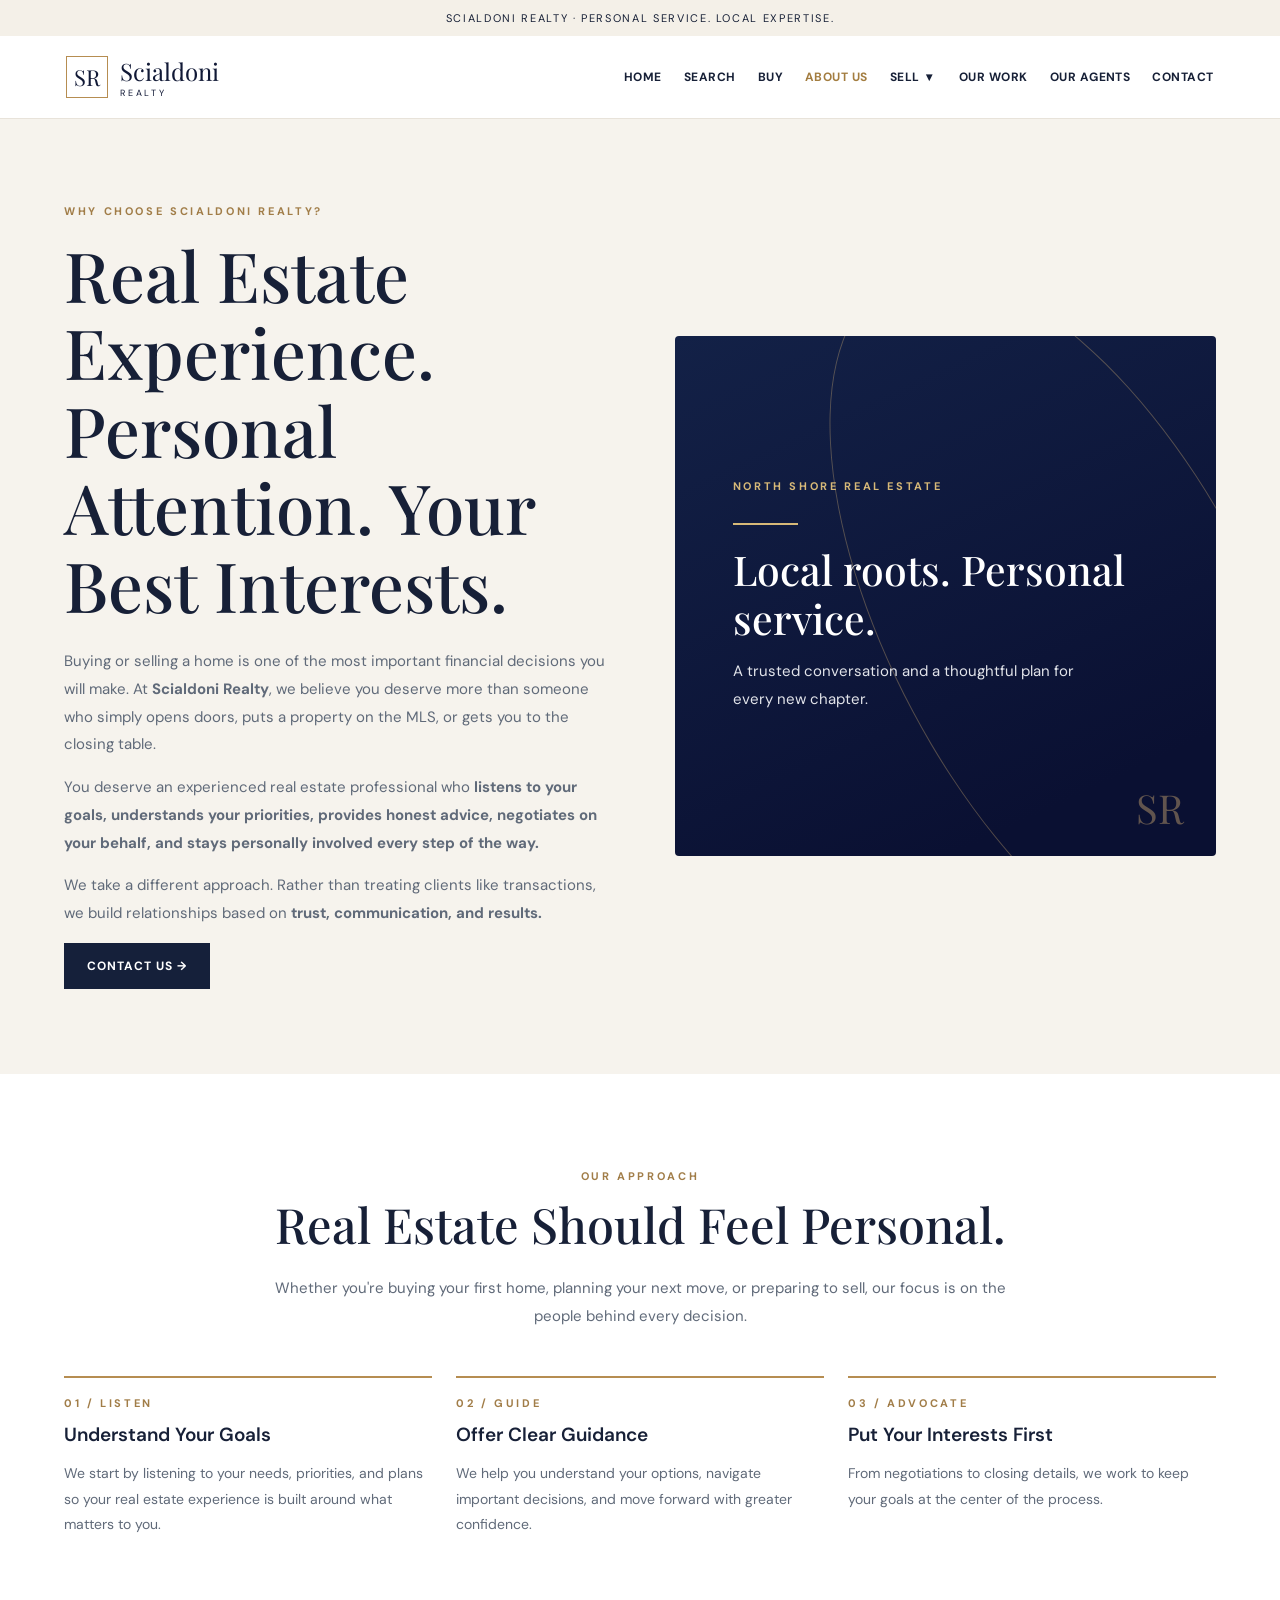
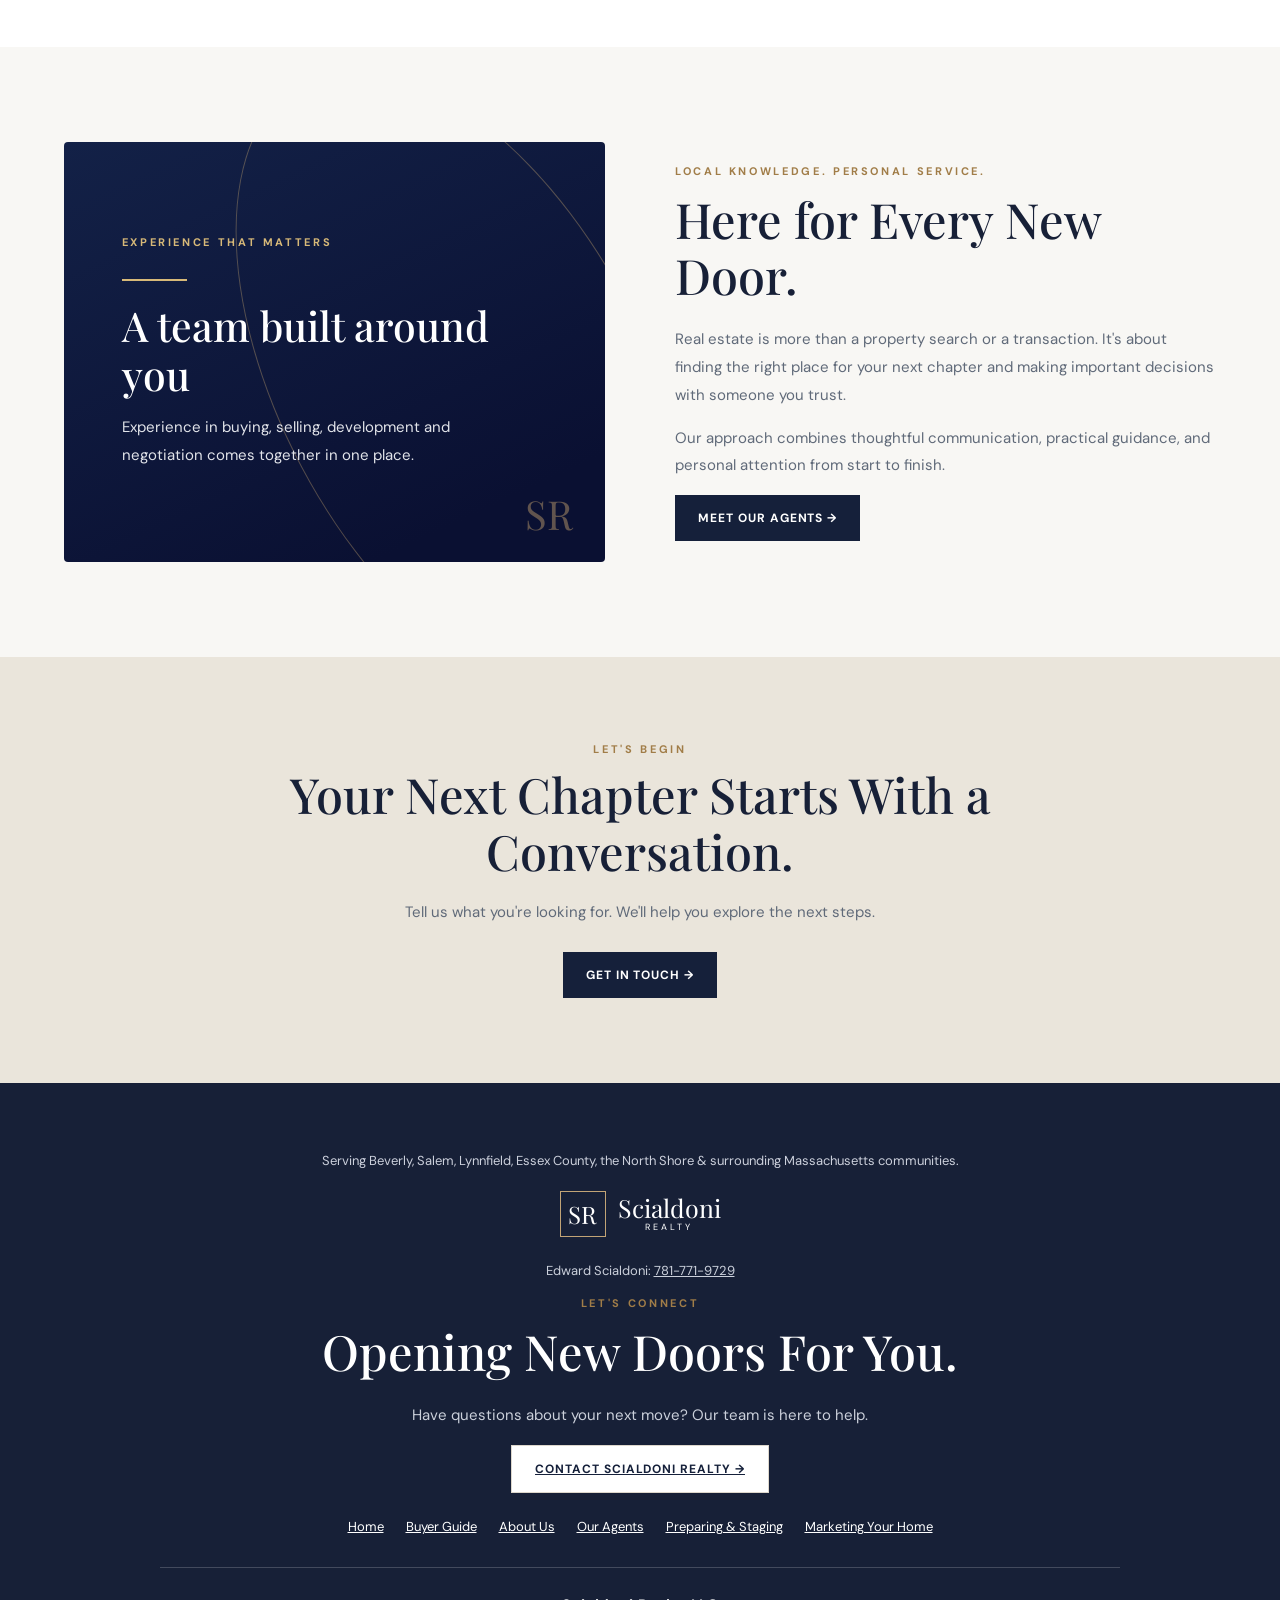
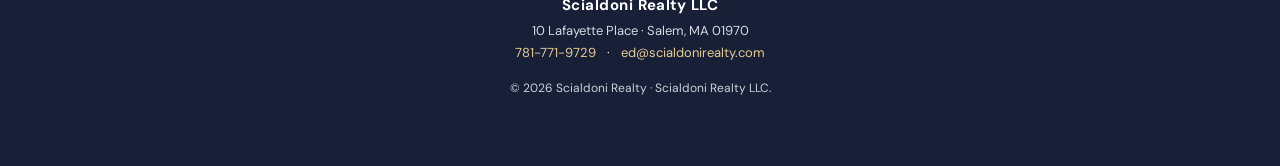
<file: about.html>
<!DOCTYPE html>

<html lang="en"><head><meta charset="utf-8"/><meta content="width=device-width,initial-scale=1" name="viewport"/><link href="https://fonts.googleapis.com" rel="preconnect"/><link crossorigin="" href="https://fonts.gstatic.com" rel="preconnect"/><link href="https://fonts.googleapis.com/css2?family=DM+Sans:wght@400;500;600;700&amp;family=Playfair+Display:wght@400;500;600&amp;display=swap" rel="stylesheet"/><link href="pages.css" rel="stylesheet"/><title>About Us | Scialdoni Realty</title><meta content="Learn about Scialdoni Realty's approach to real estate: personal attention, honest advice and guidance centered on your goals." name="description"/><link href="site-v10.css" rel="stylesheet"/><link href="site-v11.css" rel="stylesheet"/><link href="site-v12.css" rel="stylesheet"/><meta content="Scialdoni Realty LLC" name="author"/></head><body><div class="topline">SCIALDONI REALTY · PERSONAL SERVICE. LOCAL EXPERTISE.</div><header class="nav"><div class="navinner"><a class="logo" href="index.html"><span class="logo-mark">SR</span><span><b>Scialdoni</b><small>REALTY</small></span></a><nav aria-label="Main navigation" class="navlinks"><a href="index.html">HOME</a><a href="search.html">SEARCH</a><a href="buyer.html">BUY</a><a aria-current="page" href="about.html">ABOUT US</a><div class="sell-nav"><a class="sell-main-link" href="sell.html">SELL</a><button aria-expanded="false" aria-label="Open Sell pages" class="sell-toggle" type="button">▾</button><div class="sell-menu"><a href="staging.html">Preparing &amp; Staging Your Home</a><a href="sell.html">Marketing Your Home</a></div></div><a href="index.html#work">OUR WORK</a><a href="index.html#agents">OUR AGENTS</a><a href="index.html#contact">CONTACT</a></nav></div></header><main><section class="intro"><div class="wrap intro-grid"><div><div class="eyebrow">WHY CHOOSE SCIALDONI REALTY?</div><h1>Real Estate Experience. Personal Attention. Your Best Interests.</h1><p>Buying or selling a home is one of the most important financial decisions you will make. At <strong>Scialdoni Realty</strong>, we believe you deserve more than someone who simply opens doors, puts a property on the MLS, or gets you to the closing table.</p><p>You deserve an experienced real estate professional who <strong>listens to your goals, understands your priorities, provides honest advice, negotiates on your behalf, and stays personally involved every step of the way.</strong></p><p>We take a different approach. Rather than treating clients like transactions, we build relationships based on <strong>trust, communication, and results.</strong></p><a class="cta" href="index.html#contact">CONTACT US →</a></div><div aria-label="Decorative editorial panel about Local roots. Personal service." class="v11-editorial-photo" role="img"><div class="v11-editorial-kicker">NORTH SHORE REAL ESTATE</div><div class="v11-editorial-rule"></div><h3>Local roots. Personal service.</h3><p>A trusted conversation and a thoughtful plan for every new chapter.</p><span class="v11-editorial-mark">SR</span></div></div></section><section class="section"><div class="wrap"><div class="subhead"><div class="eyebrow">OUR APPROACH</div><h2>Real Estate Should Feel Personal.</h2><p>Whether you're buying your first home, planning your next move, or preparing to sell, our focus is on the people behind every decision.</p></div><div class="mini-list"><article><div class="eyebrow">01 / LISTEN</div><h3>Understand Your Goals</h3><p>We start by listening to your needs, priorities, and plans so your real estate experience is built around what matters to you.</p></article><article><div class="eyebrow">02 / GUIDE</div><h3>Offer Clear Guidance</h3><p>We help you understand your options, navigate important decisions, and move forward with greater confidence.</p></article><article><div class="eyebrow">03 / ADVOCATE</div><h3>Put Your Interests First</h3><p>From negotiations to closing details, we work to keep your goals at the center of the process.</p></article></div></div></section><section class="section alt"><div class="wrap section-grid"><div aria-label="Decorative editorial panel about A team built around you" class="v11-editorial-photo" role="img"><div class="v11-editorial-kicker">EXPERIENCE THAT MATTERS</div><div class="v11-editorial-rule"></div><h3>A team built around you</h3><p>Experience in buying, selling, development and negotiation comes together in one place.</p><span class="v11-editorial-mark">SR</span></div><div><div class="eyebrow">LOCAL KNOWLEDGE. PERSONAL SERVICE.</div><h2>Here for Every New Door.</h2><p>Real estate is more than a property search or a transaction. It's about finding the right place for your next chapter and making important decisions with someone you trust.</p><p>Our approach combines thoughtful communication, practical guidance, and personal attention from start to finish.</p><a class="cta" href="index.html#agents">MEET OUR AGENTS →</a></div></div></section><section class="statement"><div class="wrap"><div class="eyebrow">LET'S BEGIN</div><h2>Your Next Chapter Starts With a Conversation.</h2><p>Tell us what you're looking for. We'll help you explore the next steps.</p><a class="cta" href="index.html#contact">GET IN TOUCH →</a></div></section></main><footer class="footer"><p class="v9-footer-service">Serving Beverly, Salem, Lynnfield, Essex County, the North Shore &amp; surrounding Massachusetts communities.</p><div class="v9-footer-brand"><span class="v9-footer-mark">SR</span><span><b>Scialdoni</b><small>REALTY</small></span></div><p style="font-size:13px">Edward Scialdoni: <a href="tel:+17817719729">781-771-9729</a></p><div class="eyebrow">LET'S CONNECT</div><h2>Opening New Doors For You.</h2><p>Have questions about your next move? Our team is here to help.</p><a class="cta light" href="index.html#contact">CONTACT SCIALDONI REALTY →</a><div class="footer-links"><a href="index.html">Home</a><a href="buyer.html">Buyer Guide</a><a href="about.html">About Us</a><a href="index.html#agents">Our Agents</a><a href="staging.html">Preparing &amp; Staging</a><a href="sell.html">Marketing Your Home</a></div><div aria-label="Brokerage information" class="v12-brokerage-info"><strong>Scialdoni Realty LLC</strong><address>10 Lafayette Place · Salem, MA 01970</address><div class="v12-brokerage-links"><a href="tel:+17817719729">781-771-9729</a><span aria-hidden="true">·</span><a href="mailto:ed@scialdonirealty.com">ed@scialdonirealty.com</a></div></div><p style="font-size:12px">© 2026 Scialdoni Realty · Scialdoni Realty LLC.</p></footer><script defer="" src="site-v11.js"></script></body></html>
</file>
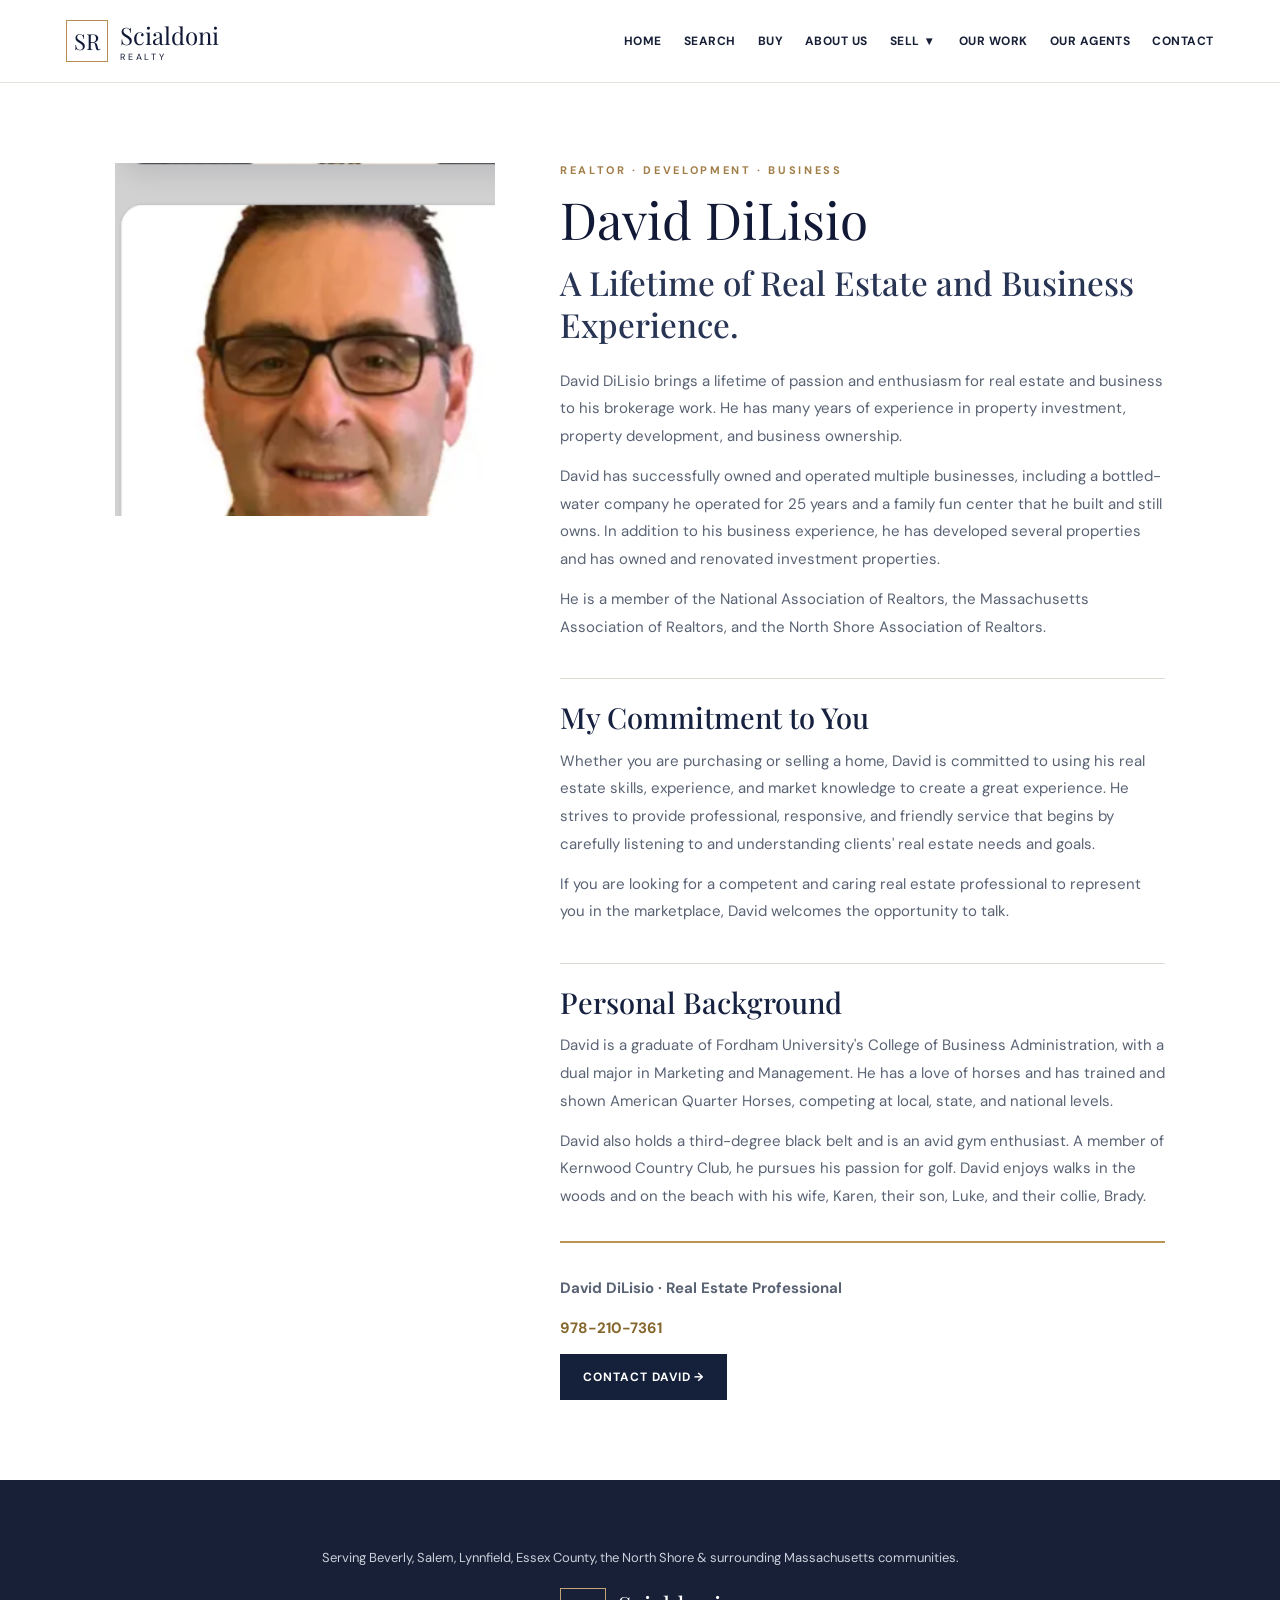
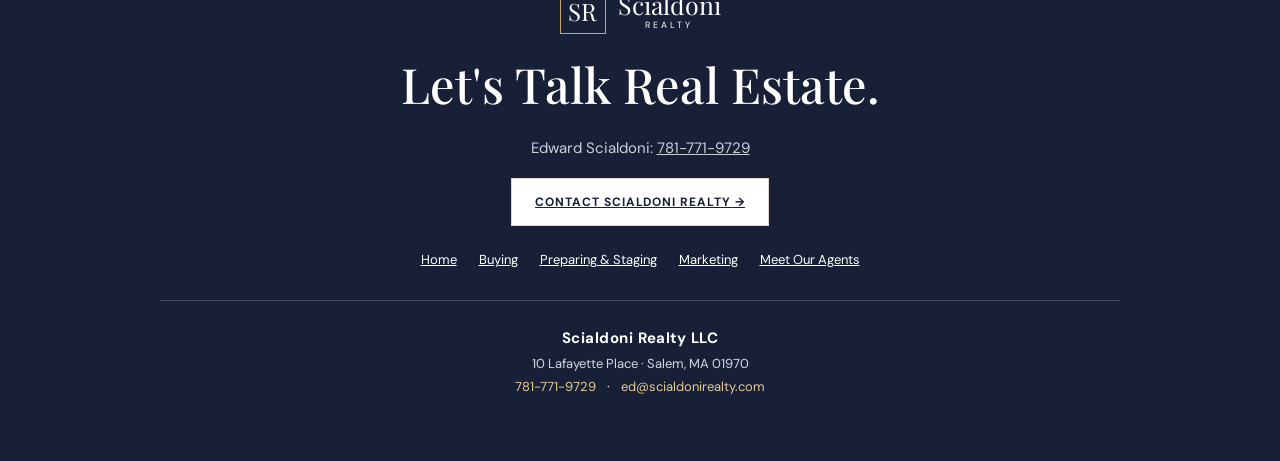
<file: agent-david.html>
<!DOCTYPE html>

<html lang="en"><head><meta charset="utf-8"/><meta content="width=device-width,initial-scale=1" name="viewport"/><title>David DiLisio | Scialdoni Realty</title><link href="https://fonts.googleapis.com/css2?family=DM+Sans:wght@400;600;700&amp;family=Playfair+Display&amp;display=swap" rel="stylesheet"/><link href="pages.css" rel="stylesheet"/><style>.profile{max-width:1100px;margin:80px auto;padding:0 25px;display:grid;grid-template-columns:380px 1fr;gap:65px;align-items:start}.profile img{width:100%;max-height:470px;object-fit:cover;object-position:top}.profile h1{font:52px 'Playfair Display',serif;color:#111936}.profile p{font-size:18px;line-height:1.9}@media(max-width:750px){.profile{grid-template-columns:1fr;margin:35px auto}}</style><link href="site-v10.css" rel="stylesheet"/><link href="site-v11.css" rel="stylesheet"/><link href="site-v12.css" rel="stylesheet"/><meta content="Scialdoni Realty LLC" name="author"/></head><body><header class="nav"><div class="navinner"><a class="logo" href="index.html"><span class="logo-mark">SR</span><span><b>Scialdoni</b><small>REALTY</small></span></a><nav class="navlinks"><a href="index.html">HOME</a><a href="search.html">SEARCH</a><a href="buyer.html">BUY</a><a href="about.html">ABOUT US</a><div class="sell-nav"><a class="sell-main-link" href="sell.html">SELL</a><button aria-expanded="false" aria-label="Open Sell pages" class="sell-toggle" type="button">▾</button><div class="sell-menu"><a href="staging.html">Preparing &amp; Staging Your Home</a><a href="sell.html">Marketing Your Home</a></div></div><a href="index.html#work">OUR WORK</a><a href="index.html#agents">OUR AGENTS</a><a href="index.html#contact">CONTACT</a></nav></div></header><main class="profile"><img alt="David DiLisio" src="david.png"/><div class="v11-bio-copy"><div class="eyebrow">REALTOR · DEVELOPMENT · BUSINESS</div><h1>David DiLisio</h1><h2>A Lifetime of Real Estate and Business Experience.</h2>
<p>David DiLisio brings a lifetime of passion and enthusiasm for real estate and business to his brokerage work. He has many years of experience in property investment, property development, and business ownership.</p>
<p>David has successfully owned and operated multiple businesses, including a bottled-water company he operated for 25 years and a family fun center that he built and still owns. In addition to his business experience, he has developed several properties and has owned and renovated investment properties.</p>
<p>He is a member of the National Association of Realtors, the Massachusetts Association of Realtors, and the North Shore Association of Realtors.</p>
<h3>My Commitment to You</h3><p>Whether you are purchasing or selling a home, David is committed to using his real estate skills, experience, and market knowledge to create a great experience. He strives to provide professional, responsive, and friendly service that begins by carefully listening to and understanding clients' real estate needs and goals.</p>
<p>If you are looking for a competent and caring real estate professional to represent you in the marketplace, David welcomes the opportunity to talk.</p>
<h3>Personal Background</h3><p>David is a graduate of Fordham University's College of Business Administration, with a dual major in Marketing and Management. He has a love of horses and has trained and shown American Quarter Horses, competing at local, state, and national levels.</p>
<p>David also holds a third-degree black belt and is an avid gym enthusiast. A member of Kernwood Country Club, he pursues his passion for golf. David enjoys walks in the woods and on the beach with his wife, Karen, their son, Luke, and their collie, Brady.</p>
<div class="v11-bio-contact"><p><strong>David DiLisio · Real Estate Professional</strong></p><p><a href="tel:+19782107361">978-210-7361</a></p><a class="cta" href="index.html#contact">CONTACT DAVID →</a></div></div></main><script defer="" src="site-v11.js"></script><footer class="footer"><p class="v9-footer-service">Serving Beverly, Salem, Lynnfield, Essex County, the North Shore &amp; surrounding Massachusetts communities.</p><div class="v9-footer-brand"><span class="v9-footer-mark">SR</span><span><b>Scialdoni</b><small>REALTY</small></span></div><h2>Let's Talk Real Estate.</h2><p>Edward Scialdoni: <a href="tel:+17817719729">781-771-9729</a></p><a class="cta light" href="index.html#contact">CONTACT SCIALDONI REALTY →</a><div class="footer-links"><a href="index.html">Home</a><a href="buyer.html">Buying</a><a href="staging.html">Preparing &amp; Staging</a><a href="sell.html">Marketing</a><a href="index.html#agents">Meet Our Agents</a></div><div aria-label="Brokerage information" class="v12-brokerage-info"><strong>Scialdoni Realty LLC</strong><address>10 Lafayette Place · Salem, MA 01970</address><div class="v12-brokerage-links"><a href="tel:+17817719729">781-771-9729</a><span aria-hidden="true">·</span><a href="mailto:ed@scialdonirealty.com">ed@scialdonirealty.com</a></div></div></footer></body></html>
</file>
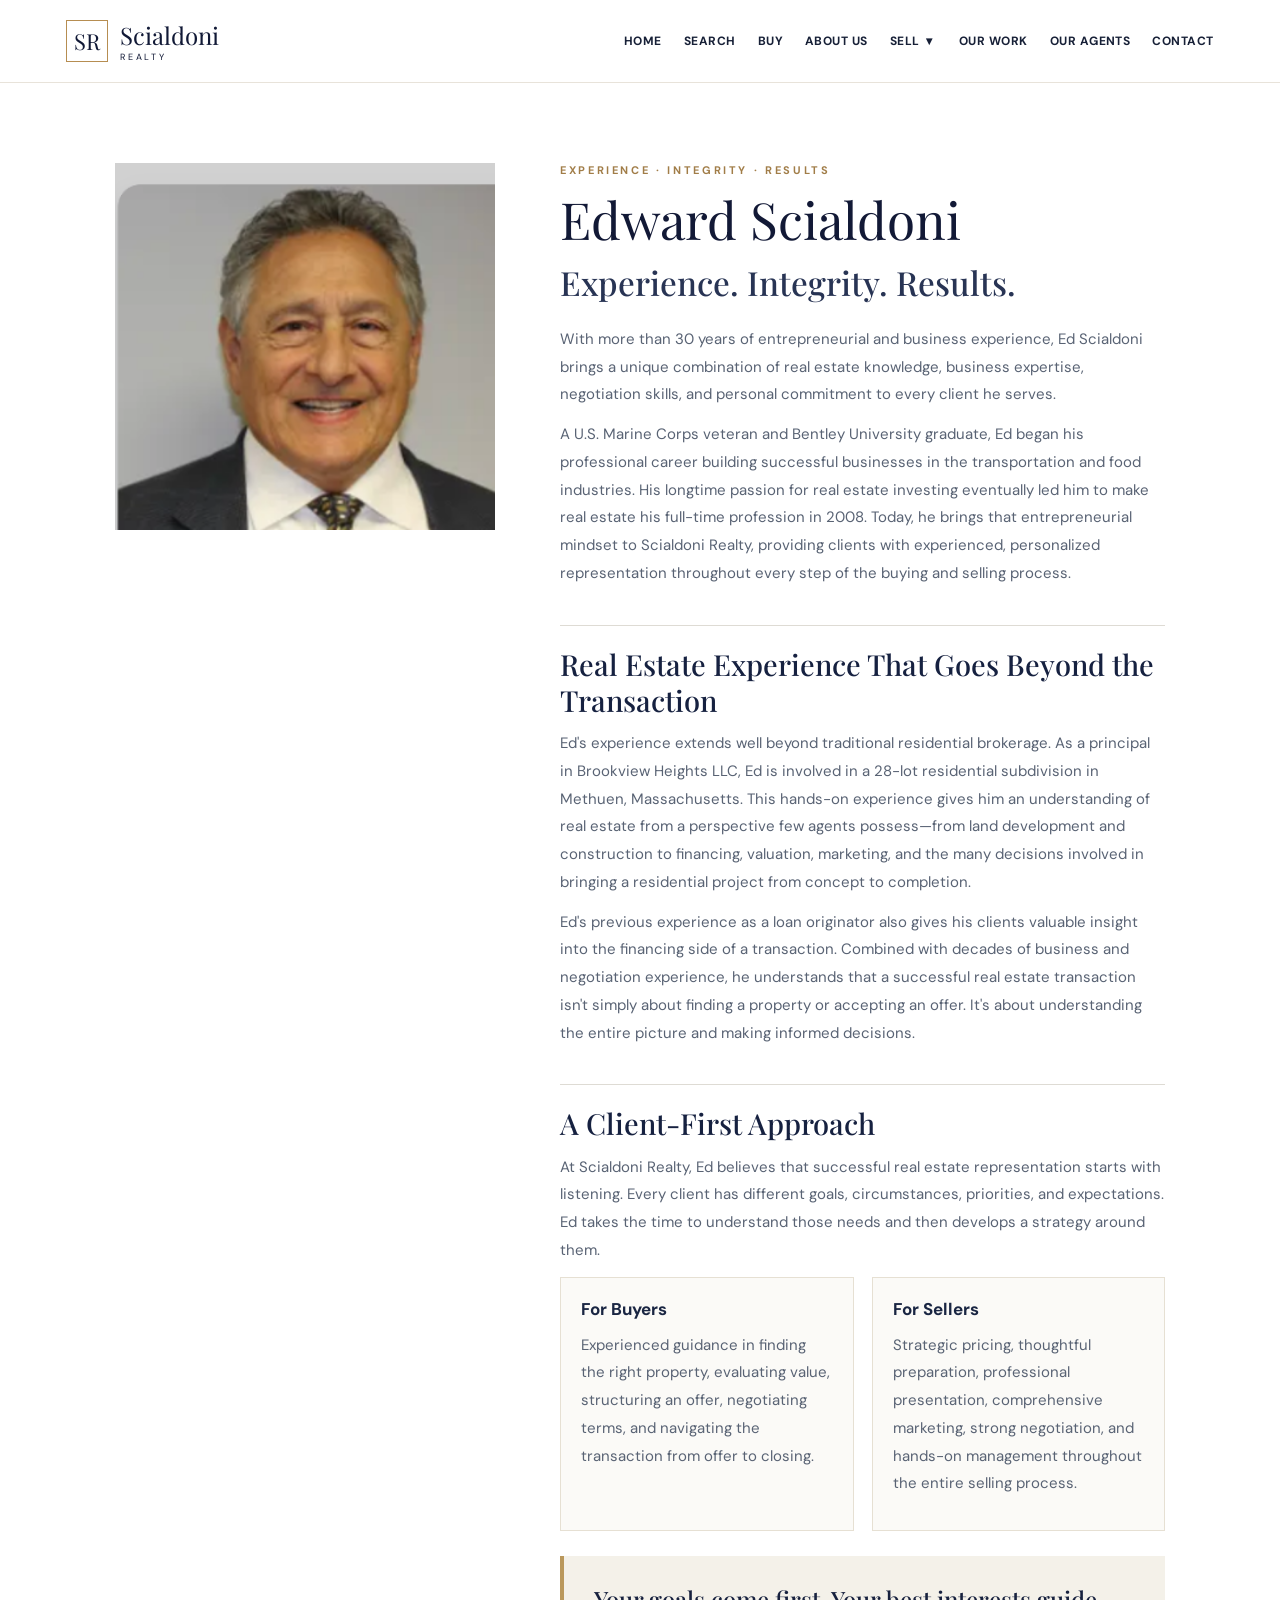
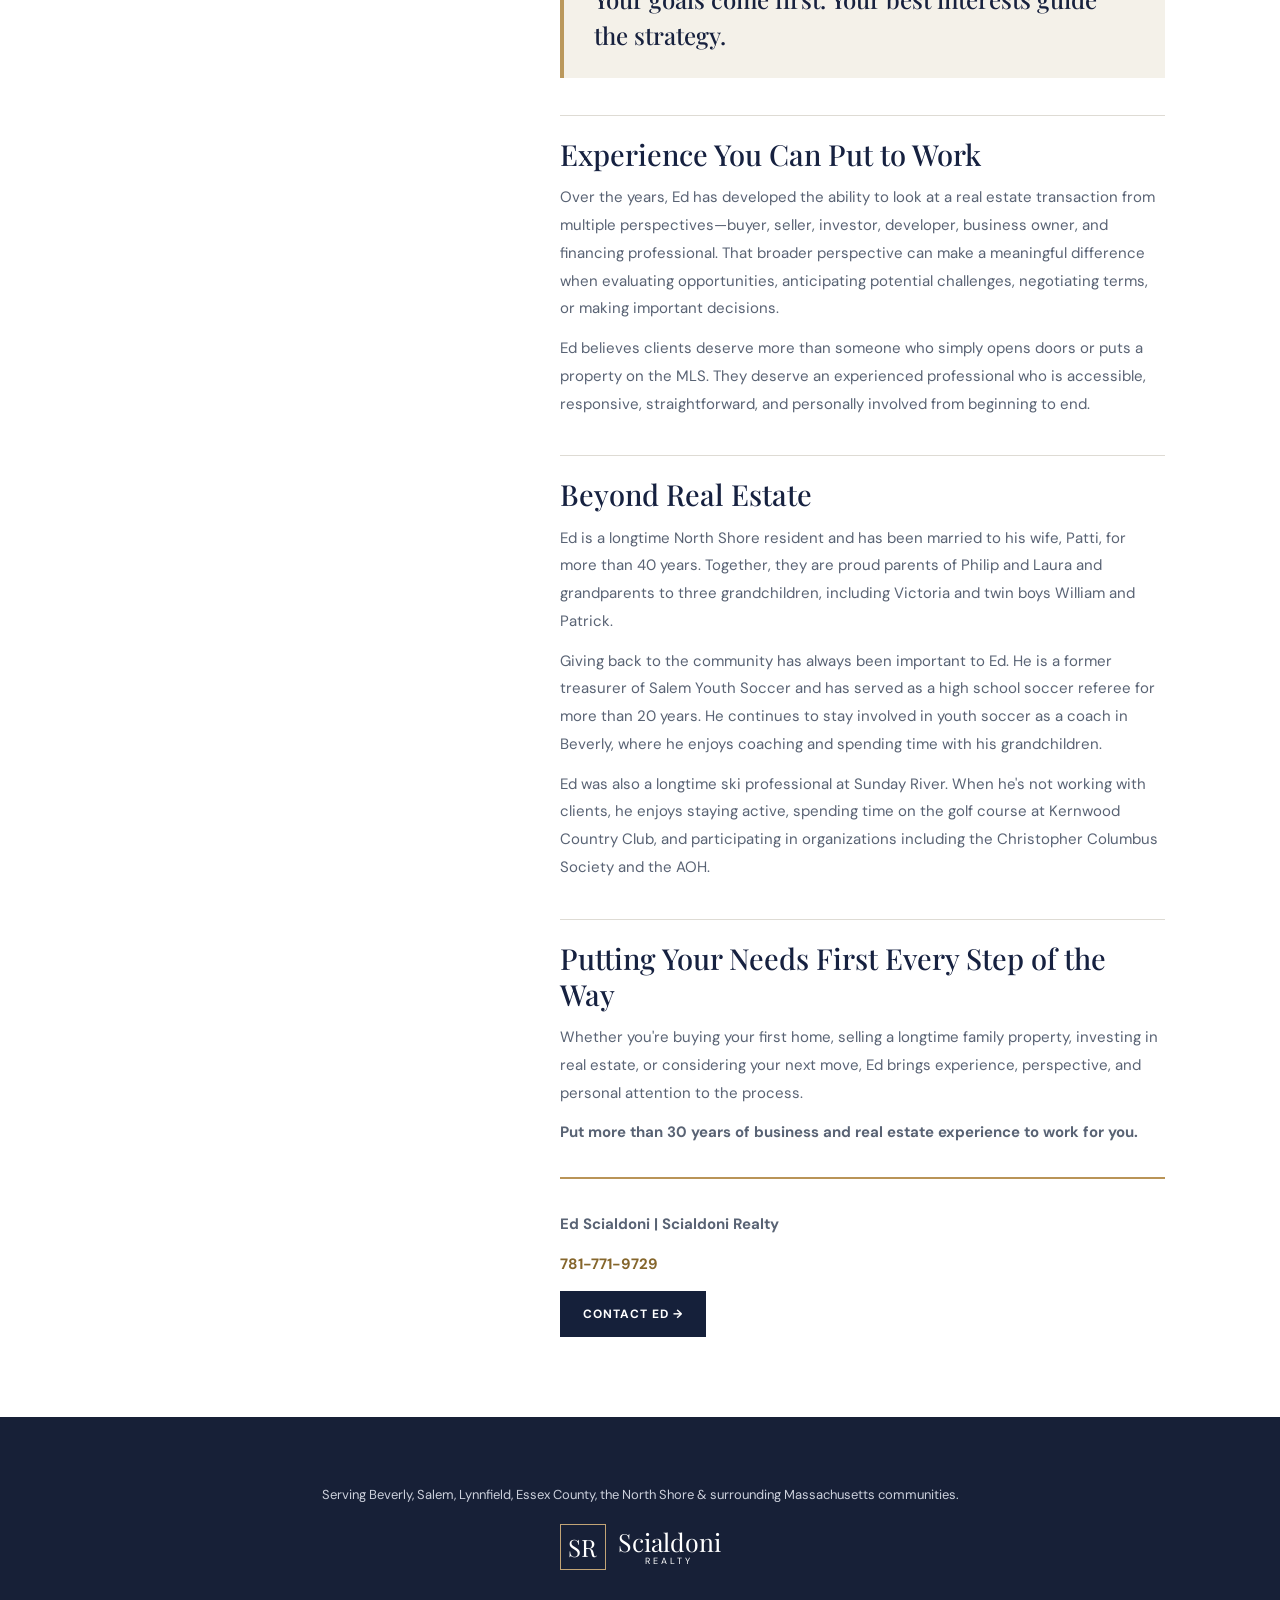
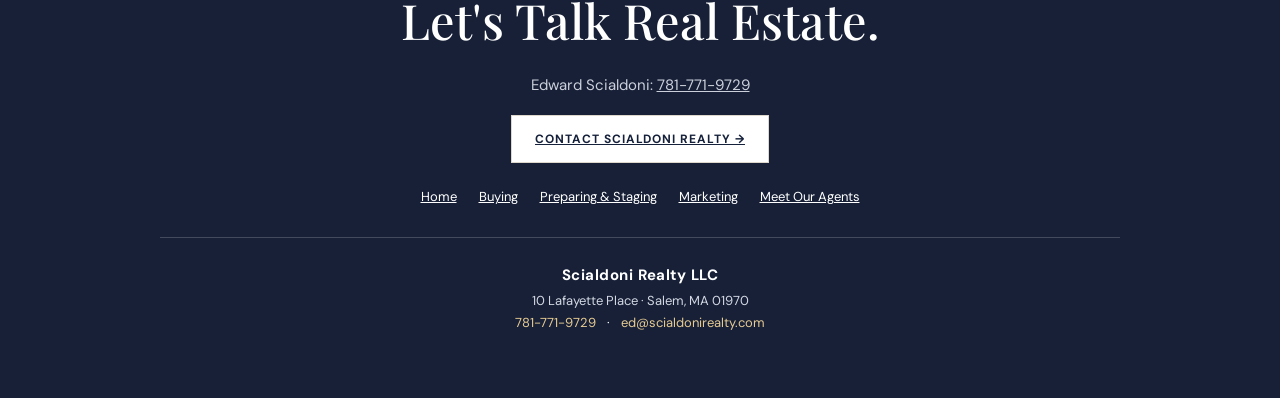
<file: agent-edward.html>
<!DOCTYPE html>

<html lang="en"><head><meta charset="utf-8"/><meta content="width=device-width,initial-scale=1" name="viewport"/><title>Edward Scialdoni | Scialdoni Realty</title><link href="https://fonts.googleapis.com/css2?family=DM+Sans:wght@400;600;700&amp;family=Playfair+Display&amp;display=swap" rel="stylesheet"/><link href="pages.css" rel="stylesheet"/><style>.profile{max-width:1100px;margin:80px auto;padding:0 25px;display:grid;grid-template-columns:380px 1fr;gap:65px;align-items:start}.profile img{width:100%;max-height:470px;object-fit:cover;object-position:top}.profile h1{font:52px 'Playfair Display',serif;color:#111936}.profile p{font-size:18px;line-height:1.9}@media(max-width:750px){.profile{grid-template-columns:1fr;margin:35px auto}}</style><link href="site-v10.css" rel="stylesheet"/><link href="site-v11.css" rel="stylesheet"/><link href="site-v12.css" rel="stylesheet"/><meta content="Scialdoni Realty LLC" name="author"/></head><body><header class="nav"><div class="navinner"><a class="logo" href="index.html"><span class="logo-mark">SR</span><span><b>Scialdoni</b><small>REALTY</small></span></a><nav class="navlinks"><a href="index.html">HOME</a><a href="search.html">SEARCH</a><a href="buyer.html">BUY</a><a href="about.html">ABOUT US</a><div class="sell-nav"><a class="sell-main-link" href="sell.html">SELL</a><button aria-expanded="false" aria-label="Open Sell pages" class="sell-toggle" type="button">▾</button><div class="sell-menu"><a href="staging.html">Preparing &amp; Staging Your Home</a><a href="sell.html">Marketing Your Home</a></div></div><a href="index.html#work">OUR WORK</a><a href="index.html#agents">OUR AGENTS</a><a href="index.html#contact">CONTACT</a></nav></div></header><main class="profile"><img alt="Edward Scialdoni" src="edward.png"/><div class="v11-bio-copy"><div class="eyebrow">EXPERIENCE · INTEGRITY · RESULTS</div><h1>Edward Scialdoni</h1><h2>Experience. Integrity. Results.</h2>
<p>With more than 30 years of entrepreneurial and business experience, Ed Scialdoni brings a unique combination of real estate knowledge, business expertise, negotiation skills, and personal commitment to every client he serves.</p>
<p>A U.S. Marine Corps veteran and Bentley University graduate, Ed began his professional career building successful businesses in the transportation and food industries. His longtime passion for real estate investing eventually led him to make real estate his full-time profession in 2008. Today, he brings that entrepreneurial mindset to Scialdoni Realty, providing clients with experienced, personalized representation throughout every step of the buying and selling process.</p>
<h3>Real Estate Experience That Goes Beyond the Transaction</h3>
<p>Ed's experience extends well beyond traditional residential brokerage. As a principal in Brookview Heights LLC, Ed is involved in a 28-lot residential subdivision in Methuen, Massachusetts. This hands-on experience gives him an understanding of real estate from a perspective few agents possess—from land development and construction to financing, valuation, marketing, and the many decisions involved in bringing a residential project from concept to completion.</p>
<p>Ed's previous experience as a loan originator also gives his clients valuable insight into the financing side of a transaction. Combined with decades of business and negotiation experience, he understands that a successful real estate transaction isn't simply about finding a property or accepting an offer. It's about understanding the entire picture and making informed decisions.</p>
<h3>A Client-First Approach</h3>
<p>At Scialdoni Realty, Ed believes that successful real estate representation starts with listening. Every client has different goals, circumstances, priorities, and expectations. Ed takes the time to understand those needs and then develops a strategy around them.</p>
<div class="v11-bio-columns"><div><h4>For Buyers</h4><p>Experienced guidance in finding the right property, evaluating value, structuring an offer, negotiating terms, and navigating the transaction from offer to closing.</p></div><div><h4>For Sellers</h4><p>Strategic pricing, thoughtful preparation, professional presentation, comprehensive marketing, strong negotiation, and hands-on management throughout the entire selling process.</p></div></div>
<blockquote>Your goals come first. Your best interests guide the strategy.</blockquote>
<h3>Experience You Can Put to Work</h3>
<p>Over the years, Ed has developed the ability to look at a real estate transaction from multiple perspectives—buyer, seller, investor, developer, business owner, and financing professional. That broader perspective can make a meaningful difference when evaluating opportunities, anticipating potential challenges, negotiating terms, or making important decisions.</p>
<p>Ed believes clients deserve more than someone who simply opens doors or puts a property on the MLS. They deserve an experienced professional who is accessible, responsive, straightforward, and personally involved from beginning to end.</p>
<h3>Beyond Real Estate</h3>
<p>Ed is a longtime North Shore resident and has been married to his wife, Patti, for more than 40 years. Together, they are proud parents of Philip and Laura and grandparents to three grandchildren, including Victoria and twin boys William and Patrick.</p>
<p>Giving back to the community has always been important to Ed. He is a former treasurer of Salem Youth Soccer and has served as a high school soccer referee for more than 20 years. He continues to stay involved in youth soccer as a coach in Beverly, where he enjoys coaching and spending time with his grandchildren.</p>
<p>Ed was also a longtime ski professional at Sunday River. When he's not working with clients, he enjoys staying active, spending time on the golf course at Kernwood Country Club, and participating in organizations including the Christopher Columbus Society and the AOH.</p>
<h3>Putting Your Needs First Every Step of the Way</h3>
<p>Whether you're buying your first home, selling a longtime family property, investing in real estate, or considering your next move, Ed brings experience, perspective, and personal attention to the process.</p><p><strong>Put more than 30 years of business and real estate experience to work for you.</strong></p>
<div class="v11-bio-contact"><p><strong>Ed Scialdoni | Scialdoni Realty</strong></p><p><a href="tel:+17817719729">781-771-9729</a></p><a class="cta" href="index.html#contact">CONTACT ED →</a></div></div></main><script defer="" src="site-v11.js"></script><footer class="footer"><p class="v9-footer-service">Serving Beverly, Salem, Lynnfield, Essex County, the North Shore &amp; surrounding Massachusetts communities.</p><div class="v9-footer-brand"><span class="v9-footer-mark">SR</span><span><b>Scialdoni</b><small>REALTY</small></span></div><h2>Let's Talk Real Estate.</h2><p>Edward Scialdoni: <a href="tel:+17817719729">781-771-9729</a></p><a class="cta light" href="index.html#contact">CONTACT SCIALDONI REALTY →</a><div class="footer-links"><a href="index.html">Home</a><a href="buyer.html">Buying</a><a href="staging.html">Preparing &amp; Staging</a><a href="sell.html">Marketing</a><a href="index.html#agents">Meet Our Agents</a></div><div aria-label="Brokerage information" class="v12-brokerage-info"><strong>Scialdoni Realty LLC</strong><address>10 Lafayette Place · Salem, MA 01970</address><div class="v12-brokerage-links"><a href="tel:+17817719729">781-771-9729</a><span aria-hidden="true">·</span><a href="mailto:ed@scialdonirealty.com">ed@scialdonirealty.com</a></div></div></footer></body></html>
</file>
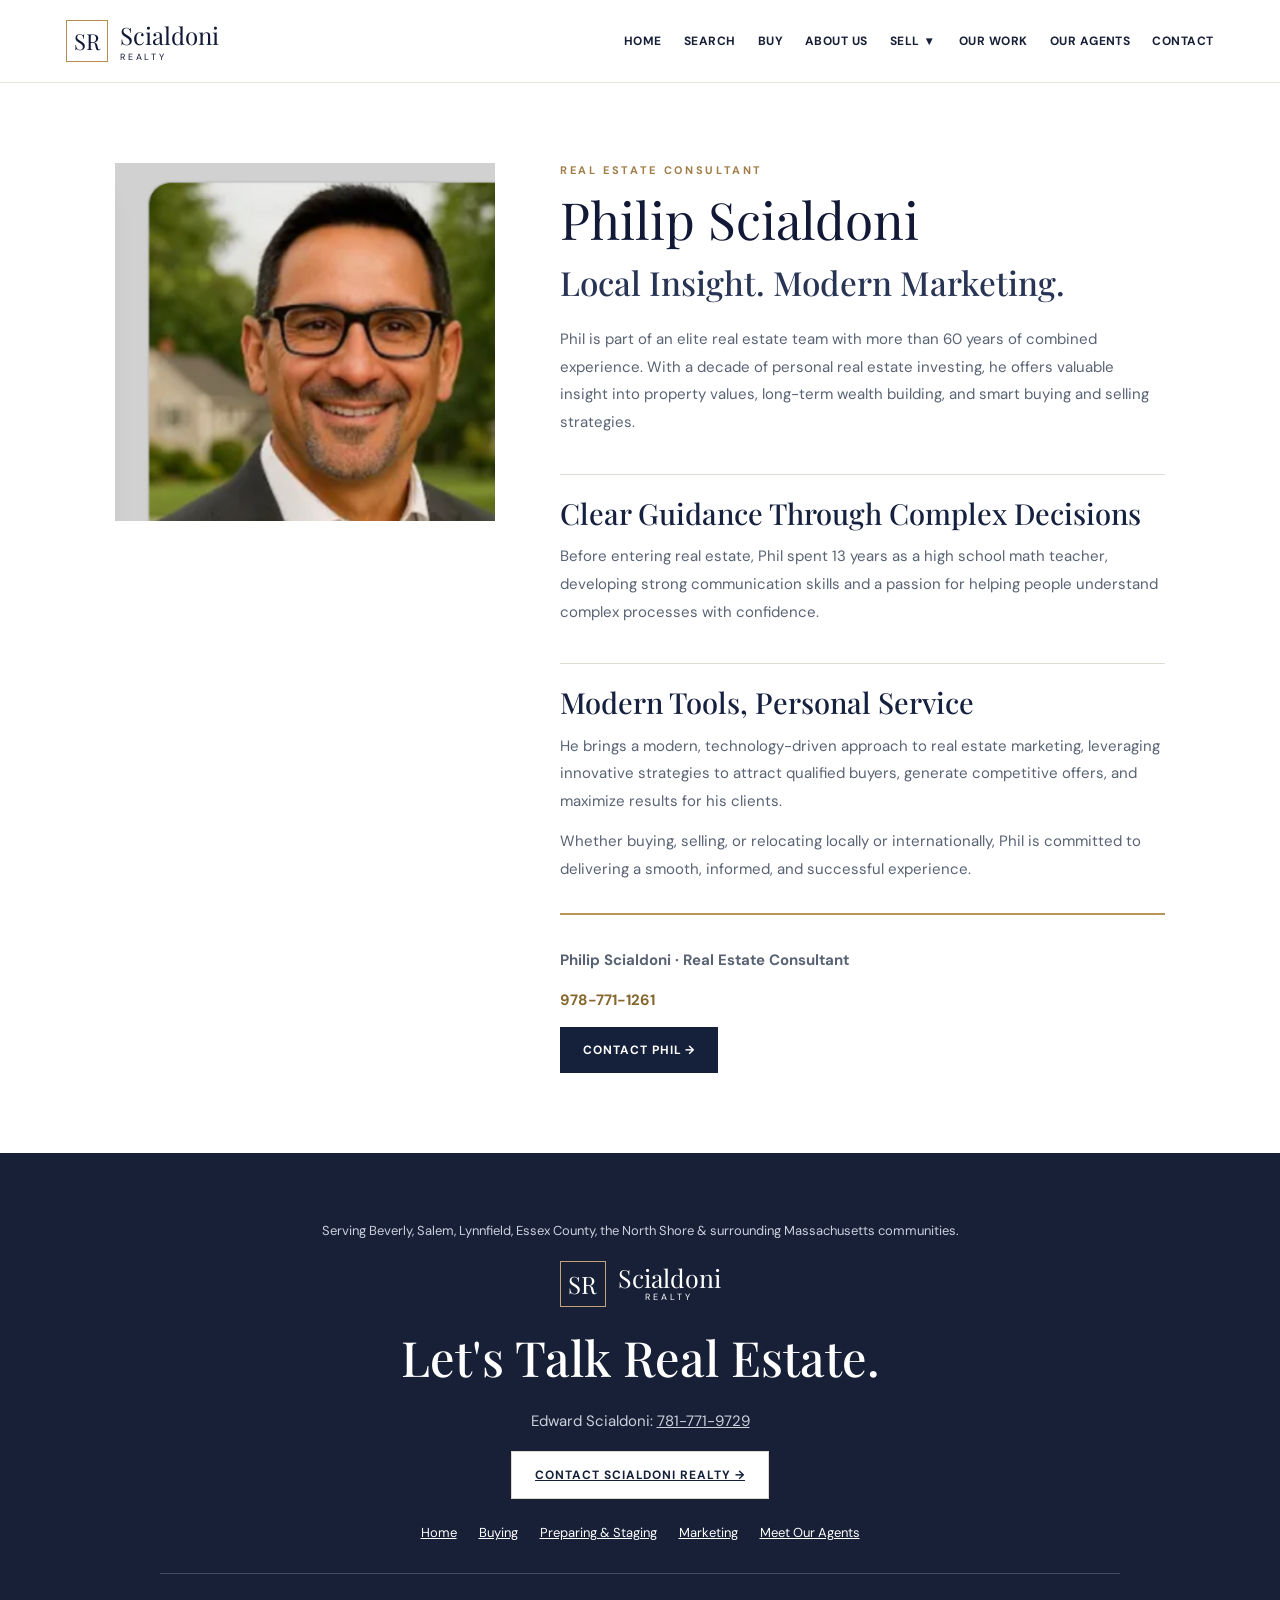
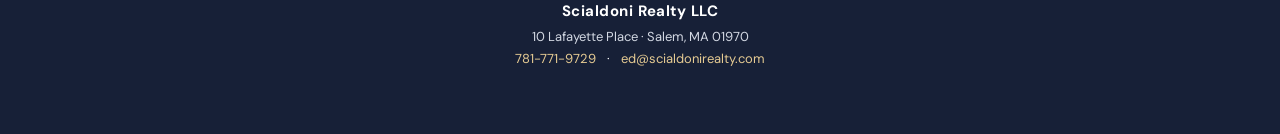
<file: agent-philip.html>
<!DOCTYPE html>

<html lang="en"><head><meta charset="utf-8"/><meta content="width=device-width,initial-scale=1" name="viewport"/><title>Philip Scialdoni | Scialdoni Realty</title><link href="https://fonts.googleapis.com/css2?family=DM+Sans:wght@400;600;700&amp;family=Playfair+Display&amp;display=swap" rel="stylesheet"/><link href="pages.css" rel="stylesheet"/><style>.profile{max-width:1100px;margin:80px auto;padding:0 25px;display:grid;grid-template-columns:380px 1fr;gap:65px;align-items:start}.profile img{width:100%;max-height:470px;object-fit:cover;object-position:top}.profile h1{font:52px 'Playfair Display',serif;color:#111936}.profile p{font-size:18px;line-height:1.9}@media(max-width:750px){.profile{grid-template-columns:1fr;margin:35px auto}}</style><link href="site-v10.css" rel="stylesheet"/><link href="site-v11.css" rel="stylesheet"/><link href="site-v12.css" rel="stylesheet"/><meta content="Scialdoni Realty LLC" name="author"/></head><body><header class="nav"><div class="navinner"><a class="logo" href="index.html"><span class="logo-mark">SR</span><span><b>Scialdoni</b><small>REALTY</small></span></a><nav class="navlinks"><a href="index.html">HOME</a><a href="search.html">SEARCH</a><a href="buyer.html">BUY</a><a href="about.html">ABOUT US</a><div class="sell-nav"><a class="sell-main-link" href="sell.html">SELL</a><button aria-expanded="false" aria-label="Open Sell pages" class="sell-toggle" type="button">▾</button><div class="sell-menu"><a href="staging.html">Preparing &amp; Staging Your Home</a><a href="sell.html">Marketing Your Home</a></div></div><a href="index.html#work">OUR WORK</a><a href="index.html#agents">OUR AGENTS</a><a href="index.html#contact">CONTACT</a></nav></div></header><main class="profile"><img alt="Philip Scialdoni" src="philip.png"/><div class="v11-bio-copy"><div class="eyebrow">REAL ESTATE CONSULTANT</div><h1>Philip Scialdoni</h1><h2>Local Insight. Modern Marketing.</h2>
<p>Phil is part of an elite real estate team with more than 60 years of combined experience. With a decade of personal real estate investing, he offers valuable insight into property values, long-term wealth building, and smart buying and selling strategies.</p>
<h3>Clear Guidance Through Complex Decisions</h3><p>Before entering real estate, Phil spent 13 years as a high school math teacher, developing strong communication skills and a passion for helping people understand complex processes with confidence.</p>
<h3>Modern Tools, Personal Service</h3><p>He brings a modern, technology-driven approach to real estate marketing, leveraging innovative strategies to attract qualified buyers, generate competitive offers, and maximize results for his clients.</p>
<p>Whether buying, selling, or relocating locally or internationally, Phil is committed to delivering a smooth, informed, and successful experience.</p>
<div class="v11-bio-contact"><p><strong>Philip Scialdoni · Real Estate Consultant</strong></p><p><a href="tel:+19787711261">978-771-1261</a></p><a class="cta" href="index.html#contact">CONTACT PHIL →</a></div></div></main><script defer="" src="site-v11.js"></script><footer class="footer"><p class="v9-footer-service">Serving Beverly, Salem, Lynnfield, Essex County, the North Shore &amp; surrounding Massachusetts communities.</p><div class="v9-footer-brand"><span class="v9-footer-mark">SR</span><span><b>Scialdoni</b><small>REALTY</small></span></div><h2>Let's Talk Real Estate.</h2><p>Edward Scialdoni: <a href="tel:+17817719729">781-771-9729</a></p><a class="cta light" href="index.html#contact">CONTACT SCIALDONI REALTY →</a><div class="footer-links"><a href="index.html">Home</a><a href="buyer.html">Buying</a><a href="staging.html">Preparing &amp; Staging</a><a href="sell.html">Marketing</a><a href="index.html#agents">Meet Our Agents</a></div><div aria-label="Brokerage information" class="v12-brokerage-info"><strong>Scialdoni Realty LLC</strong><address>10 Lafayette Place · Salem, MA 01970</address><div class="v12-brokerage-links"><a href="tel:+17817719729">781-771-9729</a><span aria-hidden="true">·</span><a href="mailto:ed@scialdonirealty.com">ed@scialdonirealty.com</a></div></div></footer></body></html>
</file>
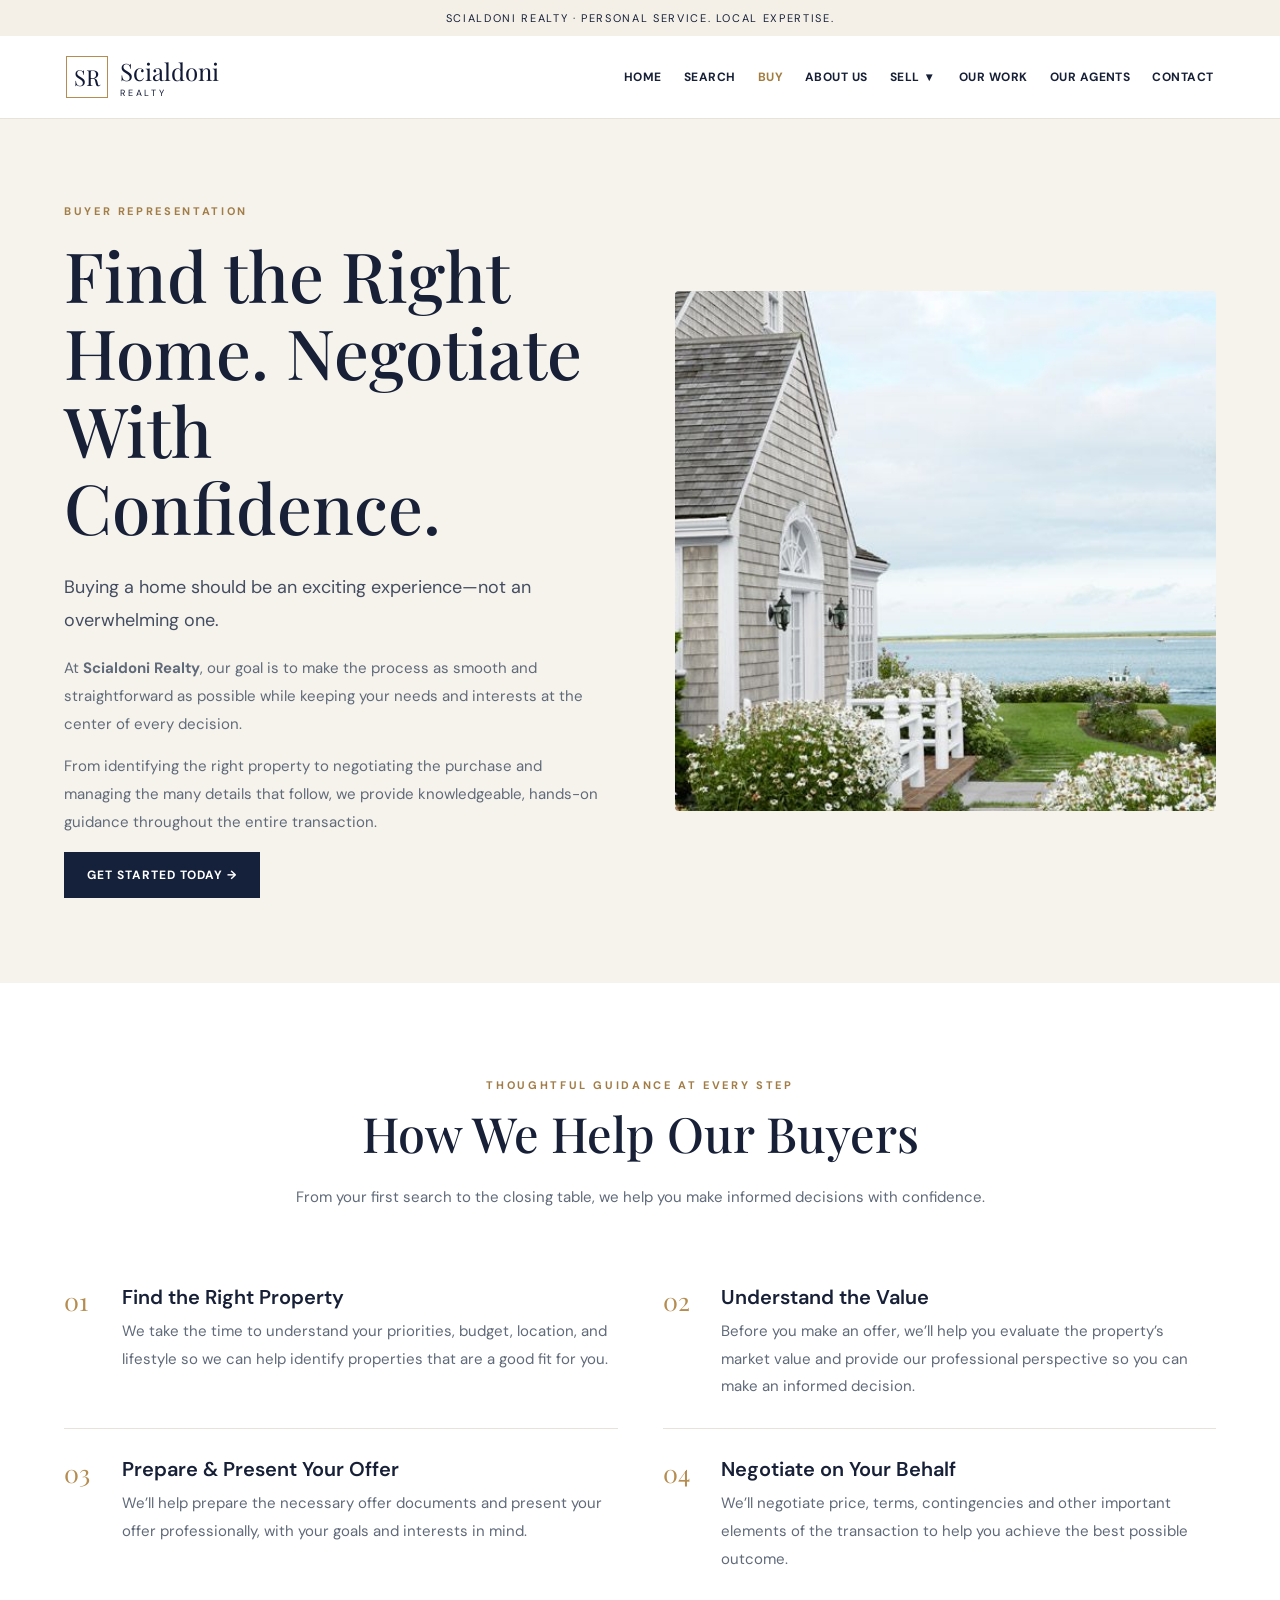
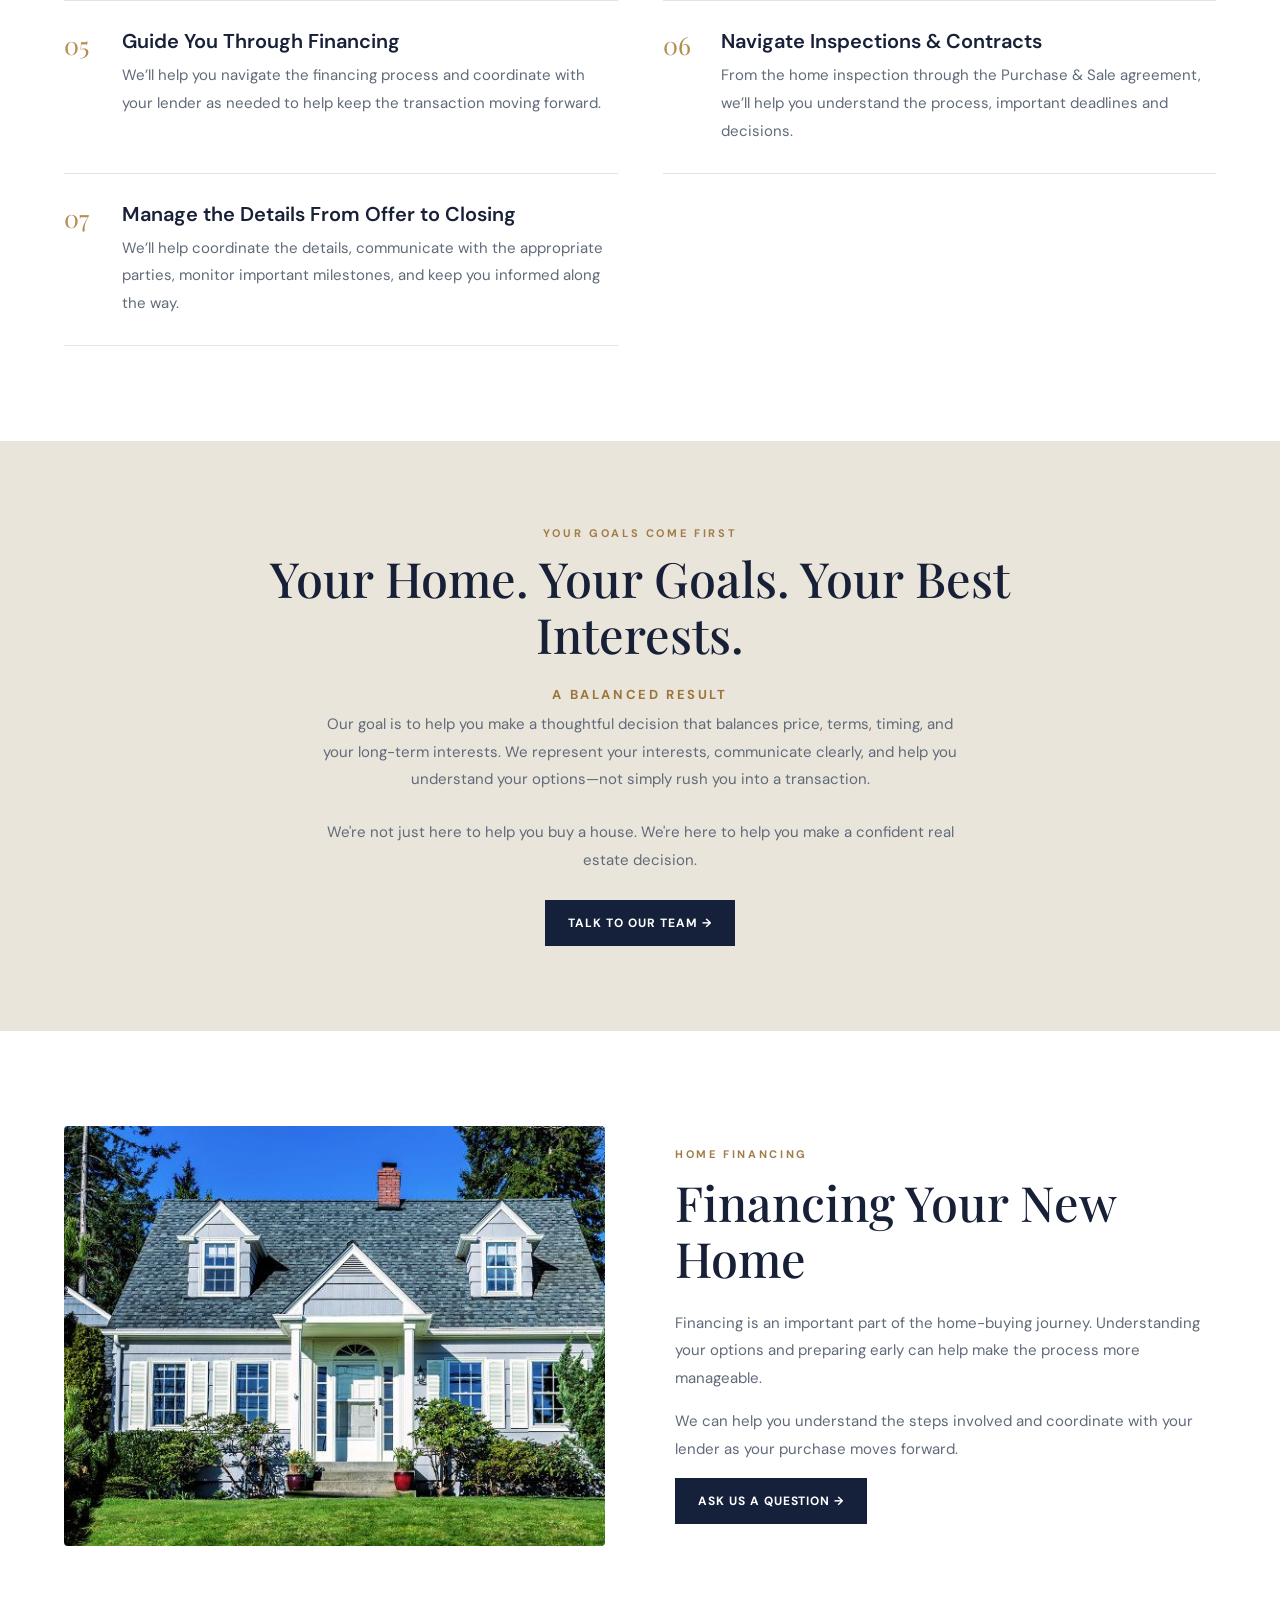
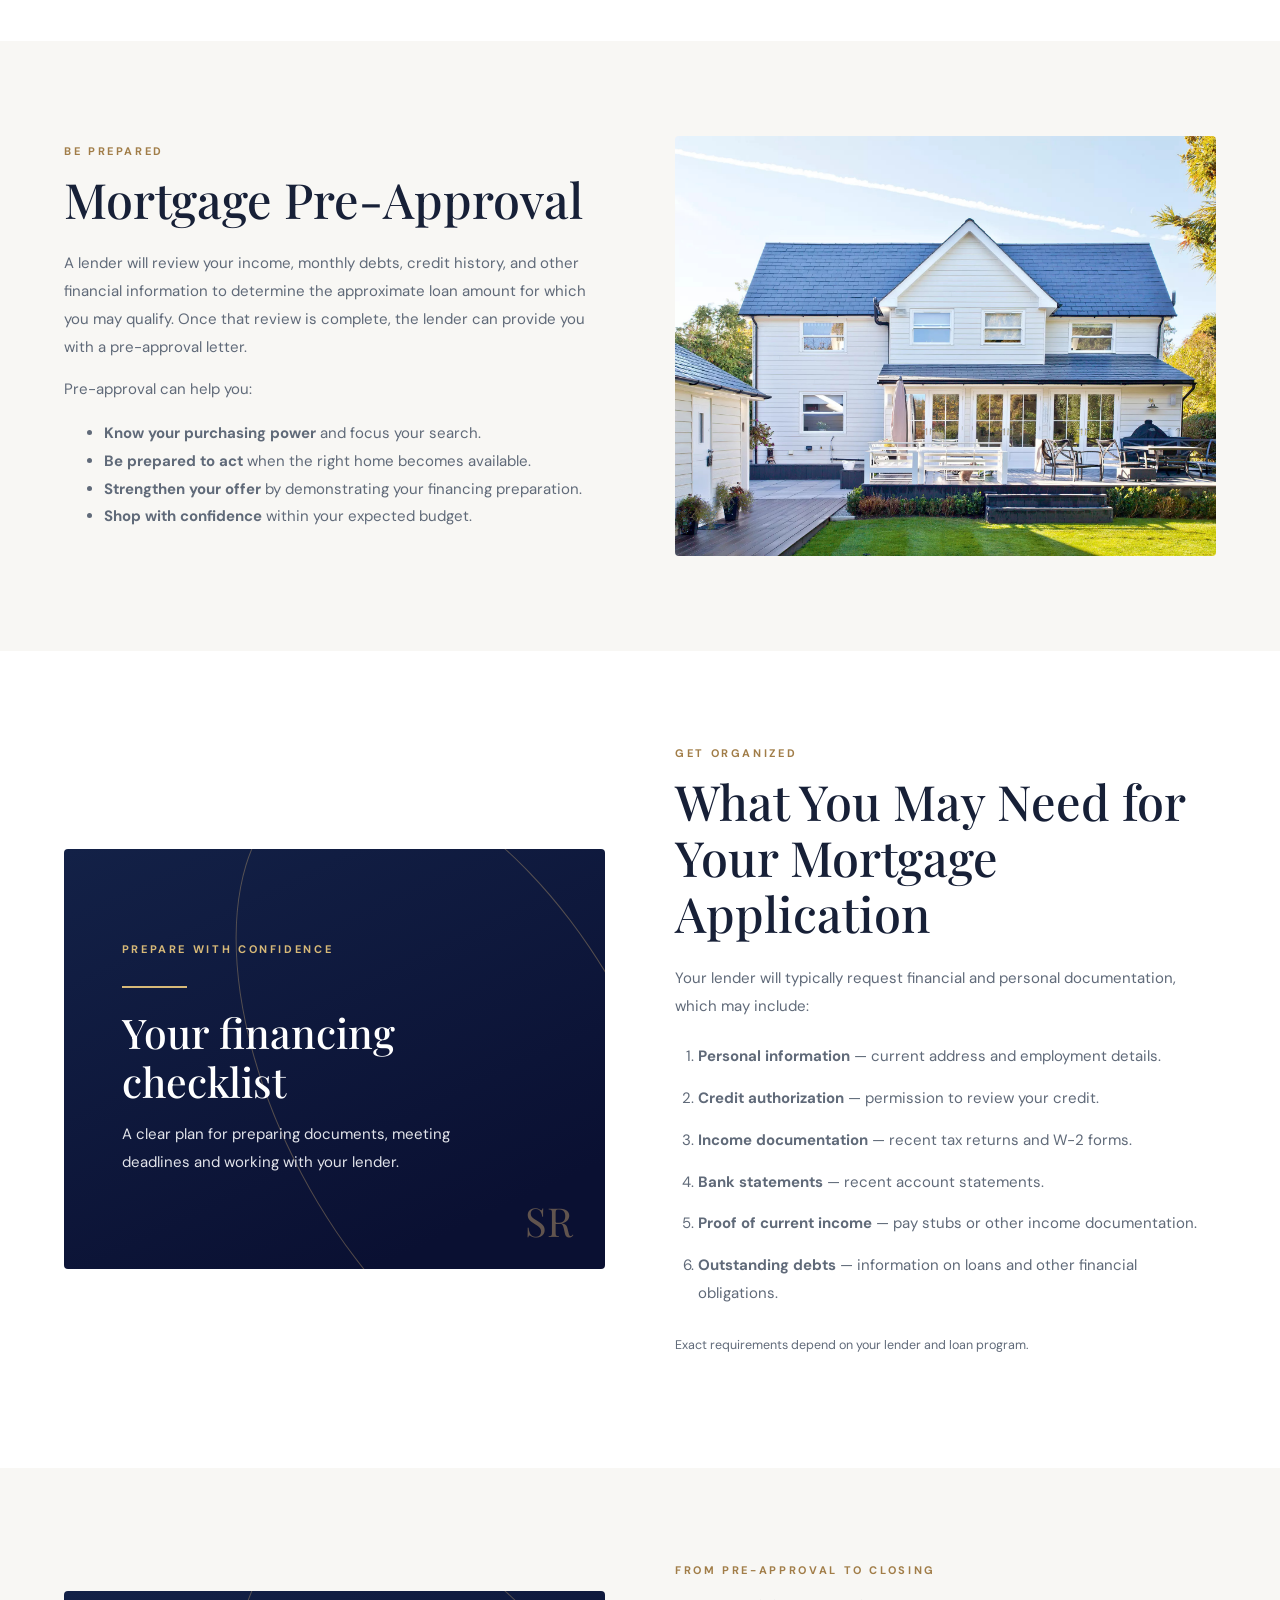
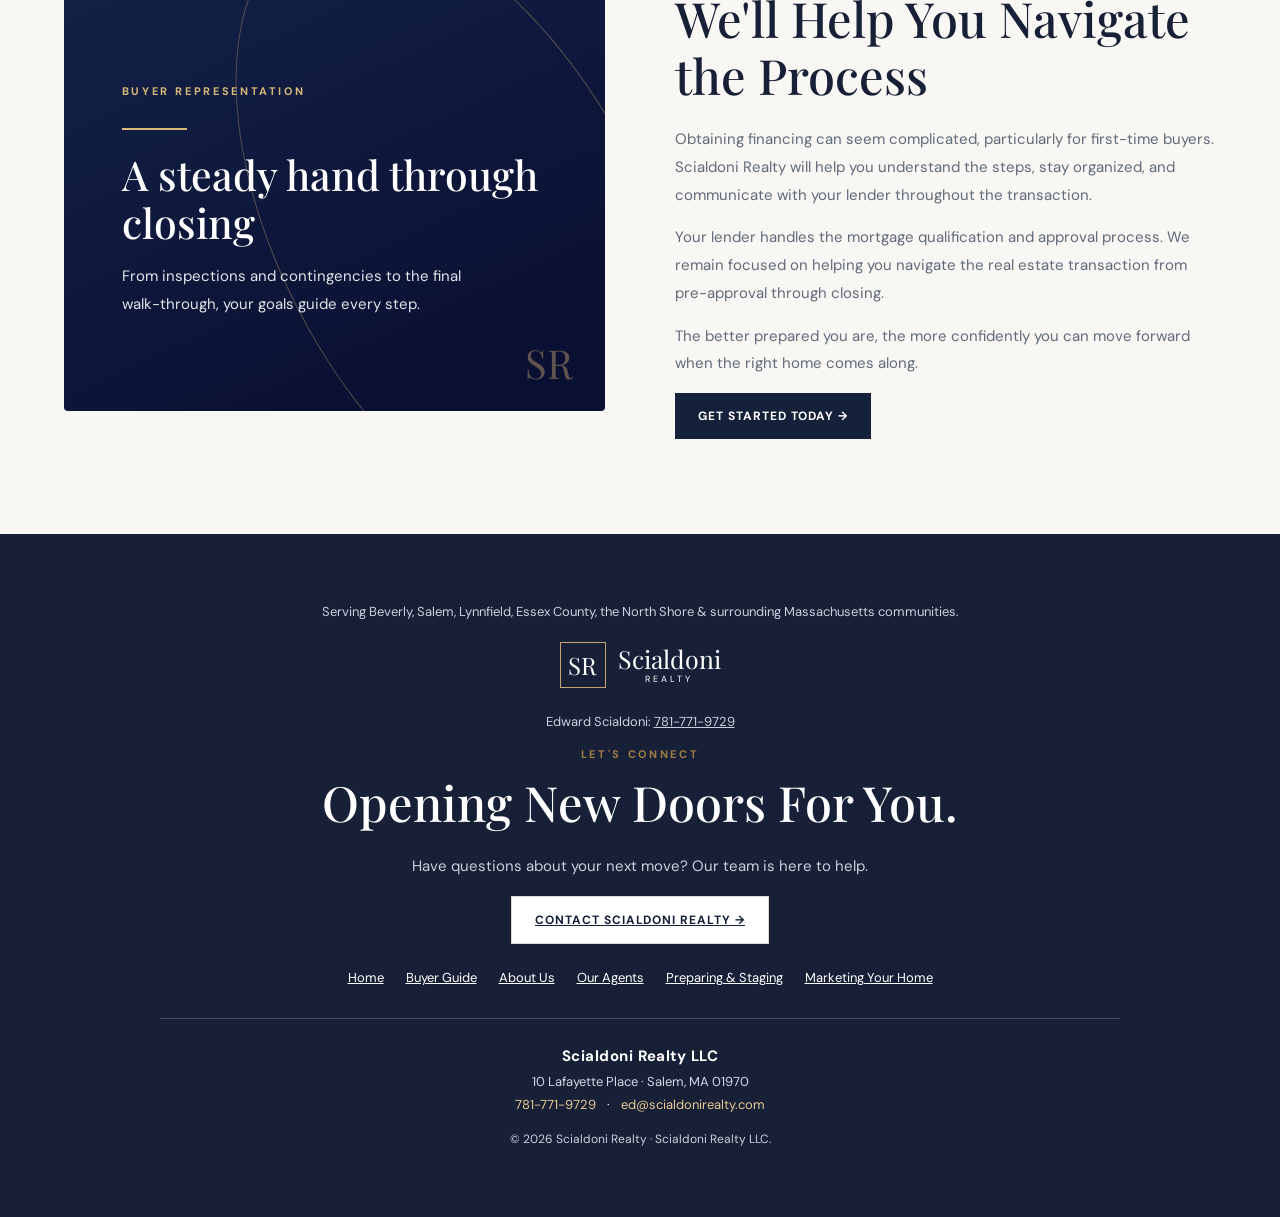
<file: buyer.html>
<!DOCTYPE html>

<html lang="en"><head><meta charset="utf-8"/><meta content="width=device-width,initial-scale=1" name="viewport"/><link href="https://fonts.googleapis.com" rel="preconnect"/><link crossorigin="" href="https://fonts.gstatic.com" rel="preconnect"/><link href="https://fonts.googleapis.com/css2?family=DM+Sans:wght@400;500;600;700&amp;family=Playfair+Display:wght@400;500;600&amp;display=swap" rel="stylesheet"/><link href="pages.css" rel="stylesheet"/><title>Buyer Representation | Scialdoni Realty</title><meta content="Scialdoni Realty buyer representation, home financing and mortgage preparation guidance." name="description"/><link href="site-v10.css" rel="stylesheet"/><link href="site-v11.css" rel="stylesheet"/><link href="site-v12.css" rel="stylesheet"/><meta content="Scialdoni Realty LLC" name="author"/></head><body><div class="topline">SCIALDONI REALTY · PERSONAL SERVICE. LOCAL EXPERTISE.</div><header class="nav"><div class="navinner"><a class="logo" href="index.html"><span class="logo-mark">SR</span><span><b>Scialdoni</b><small>REALTY</small></span></a><nav aria-label="Main navigation" class="navlinks"><a href="index.html">HOME</a><a href="search.html">SEARCH</a><a aria-current="page" href="buyer.html">BUY</a><a href="about.html">ABOUT US</a><div class="sell-nav"><a class="sell-main-link" href="sell.html">SELL</a><button aria-expanded="false" aria-label="Open Sell pages" class="sell-toggle" type="button">▾</button><div class="sell-menu"><a href="staging.html">Preparing &amp; Staging Your Home</a><a href="sell.html">Marketing Your Home</a></div></div><a href="index.html#work">OUR WORK</a><a href="index.html#agents">OUR AGENTS</a><a href="index.html#contact">CONTACT</a></nav></div></header><main><section class="intro"><div class="wrap intro-grid"><div><div class="eyebrow">BUYER REPRESENTATION</div><h1>Find the Right Home. Negotiate With Confidence.</h1><p class="lead">Buying a home should be an exciting experience—not an overwhelming one.</p><p>At <strong>Scialdoni Realty</strong>, our goal is to make the process as smooth and straightforward as possible while keeping your needs and interests at the center of every decision.</p><p>From identifying the right property to negotiating the purchase and managing the many details that follow, we provide knowledgeable, hands-on guidance throughout the entire transaction.</p><a class="cta" href="index.html#contact">GET STARTED TODAY →</a></div><img alt="New England coastal residence on the left with an ocean view to the right" class="coastal-ocean-photo" src="coastal-ocean-view-home.jpg"/></div></section><section class="section"><div class="wrap"><div class="subhead"><div class="eyebrow">THOUGHTFUL GUIDANCE AT EVERY STEP</div><h2>How We Help Our Buyers</h2><p>From your first search to the closing table, we help you make informed decisions with confidence.</p></div><div class="steps"><article class="step"><span class="number">01</span><div><h3>Find the Right Property</h3><p>We take the time to understand your priorities, budget, location, and lifestyle so we can help identify properties that are a good fit for you.</p></div></article><article class="step"><span class="number">02</span><div><h3>Understand the Value</h3><p>Before you make an offer, we’ll help you evaluate the property’s market value and provide our professional perspective so you can make an informed decision.</p></div></article><article class="step"><span class="number">03</span><div><h3>Prepare &amp; Present Your Offer</h3><p>We’ll help prepare the necessary offer documents and present your offer professionally, with your goals and interests in mind.</p></div></article><article class="step"><span class="number">04</span><div><h3>Negotiate on Your Behalf</h3><p>We’ll negotiate price, terms, contingencies and other important elements of the transaction to help you achieve the best possible outcome.</p></div></article><article class="step"><span class="number">05</span><div><h3>Guide You Through Financing</h3><p>We’ll help you navigate the financing process and coordinate with your lender as needed to help keep the transaction moving forward.</p></div></article><article class="step"><span class="number">06</span><div><h3>Navigate Inspections &amp; Contracts</h3><p>From the home inspection through the Purchase &amp; Sale agreement, we’ll help you understand the process, important deadlines and decisions.</p></div></article><article class="step"><span class="number">07</span><div><h3>Manage the Details From Offer to Closing</h3><p>We’ll help coordinate the details, communicate with the appropriate parties, monitor important milestones, and keep you informed along the way.</p></div></article></div></div></section><section class="statement"><div class="wrap"><div class="eyebrow">YOUR GOALS COME FIRST</div><h2>Your Home. Your Goals. Your Best Interests.</h2><p class="v11-balanced">A Balanced Result</p><p>Our goal is to help you make a thoughtful decision that balances price, terms, timing, and your long-term interests. We represent your interests, communicate clearly, and help you understand your options—not simply rush you into a transaction.</p><p>We're not just here to help you buy a house. We're here to help you make a confident real estate decision.</p><a class="cta" href="index.html#contact">TALK TO OUR TEAM →</a></div></section><section class="section"><div class="wrap section-grid"><img alt="Classic New England Cape-style home with white trim and a landscaped front yard" loading="lazy" src="classic-new-england-cape.jpg"/><div><div class="eyebrow">HOME FINANCING</div><h2>Financing Your New Home</h2><p>Financing is an important part of the home-buying journey. Understanding your options and preparing early can help make the process more manageable.</p><p>We can help you understand the steps involved and coordinate with your lender as your purchase moves forward.</p><a class="cta" href="index.html#contact">ASK US A QUESTION →</a></div></div></section><section class="section alt"><div class="wrap section-grid reverse"><img alt="Bright white home with a garden deck and outdoor seating" loading="lazy" src="new-england-garden-deck.jpg"/><div><div class="eyebrow">BE PREPARED</div><h2>Mortgage Pre-Approval</h2><p>A lender will review your income, monthly debts, credit history, and other financial information to determine the approximate loan amount for which you may qualify. Once that review is complete, the lender can provide you with a pre-approval letter.</p><p>Pre-approval can help you:</p><ul><li><strong>Know your purchasing power</strong> and focus your search.</li><li><strong>Be prepared to act</strong> when the right home becomes available.</li><li><strong>Strengthen your offer</strong> by demonstrating your financing preparation.</li><li><strong>Shop with confidence</strong> within your expected budget.</li></ul></div></div></section><section class="section"><div class="wrap section-grid"><div aria-label="Decorative editorial panel about Your financing checklist" class="v11-editorial-photo" role="img"><div class="v11-editorial-kicker">PREPARE WITH CONFIDENCE</div><div class="v11-editorial-rule"></div><h3>Your financing checklist</h3><p>A clear plan for preparing documents, meeting deadlines and working with your lender.</p><span class="v11-editorial-mark">SR</span></div><div><div class="eyebrow">GET ORGANIZED</div><h2>What You May Need for Your Mortgage Application</h2><p>Your lender will typically request financial and personal documentation, which may include:</p><ol class="requirements"><li><strong>Personal information</strong> — current address and employment details.</li><li><strong>Credit authorization</strong> — permission to review your credit.</li><li><strong>Income documentation</strong> — recent tax returns and W-2 forms.</li><li><strong>Bank statements</strong> — recent account statements.</li><li><strong>Proof of current income</strong> — pay stubs or other income documentation.</li><li><strong>Outstanding debts</strong> — information on loans and other financial obligations.</li></ol><p><small>Exact requirements depend on your lender and loan program.</small></p></div></div></section><section class="section alt"><div class="wrap section-grid reverse"><div aria-label="Decorative editorial panel about A steady hand through closing" class="v11-editorial-photo" role="img"><div class="v11-editorial-kicker">BUYER REPRESENTATION</div><div class="v11-editorial-rule"></div><h3>A steady hand through closing</h3><p>From inspections and contingencies to the final walk-through, your goals guide every step.</p><span class="v11-editorial-mark">SR</span></div><div><div class="eyebrow">FROM PRE-APPROVAL TO CLOSING</div><h2>We'll Help You Navigate the Process</h2><p>Obtaining financing can seem complicated, particularly for first-time buyers. Scialdoni Realty will help you understand the steps, stay organized, and communicate with your lender throughout the transaction.</p><p>Your lender handles the mortgage qualification and approval process. We remain focused on helping you navigate the real estate transaction from pre-approval through closing.</p><p>The better prepared you are, the more confidently you can move forward when the right home comes along.</p><a class="cta" href="index.html#contact">GET STARTED TODAY →</a></div></div></section></main><footer class="footer"><p class="v9-footer-service">Serving Beverly, Salem, Lynnfield, Essex County, the North Shore &amp; surrounding Massachusetts communities.</p><div class="v9-footer-brand"><span class="v9-footer-mark">SR</span><span><b>Scialdoni</b><small>REALTY</small></span></div><p style="font-size:13px">Edward Scialdoni: <a href="tel:+17817719729">781-771-9729</a></p><div class="eyebrow">LET'S CONNECT</div><h2>Opening New Doors For You.</h2><p>Have questions about your next move? Our team is here to help.</p><a class="cta light" href="index.html#contact">CONTACT SCIALDONI REALTY →</a><div class="footer-links"><a href="index.html">Home</a><a href="buyer.html">Buyer Guide</a><a href="about.html">About Us</a><a href="index.html#agents">Our Agents</a><a href="staging.html">Preparing &amp; Staging</a><a href="sell.html">Marketing Your Home</a></div><div aria-label="Brokerage information" class="v12-brokerage-info"><strong>Scialdoni Realty LLC</strong><address>10 Lafayette Place · Salem, MA 01970</address><div class="v12-brokerage-links"><a href="tel:+17817719729">781-771-9729</a><span aria-hidden="true">·</span><a href="mailto:ed@scialdonirealty.com">ed@scialdonirealty.com</a></div></div><p style="font-size:12px">© 2026 Scialdoni Realty · Scialdoni Realty LLC.</p></footer><script defer="" src="site-v11.js"></script></body></html>
</file>
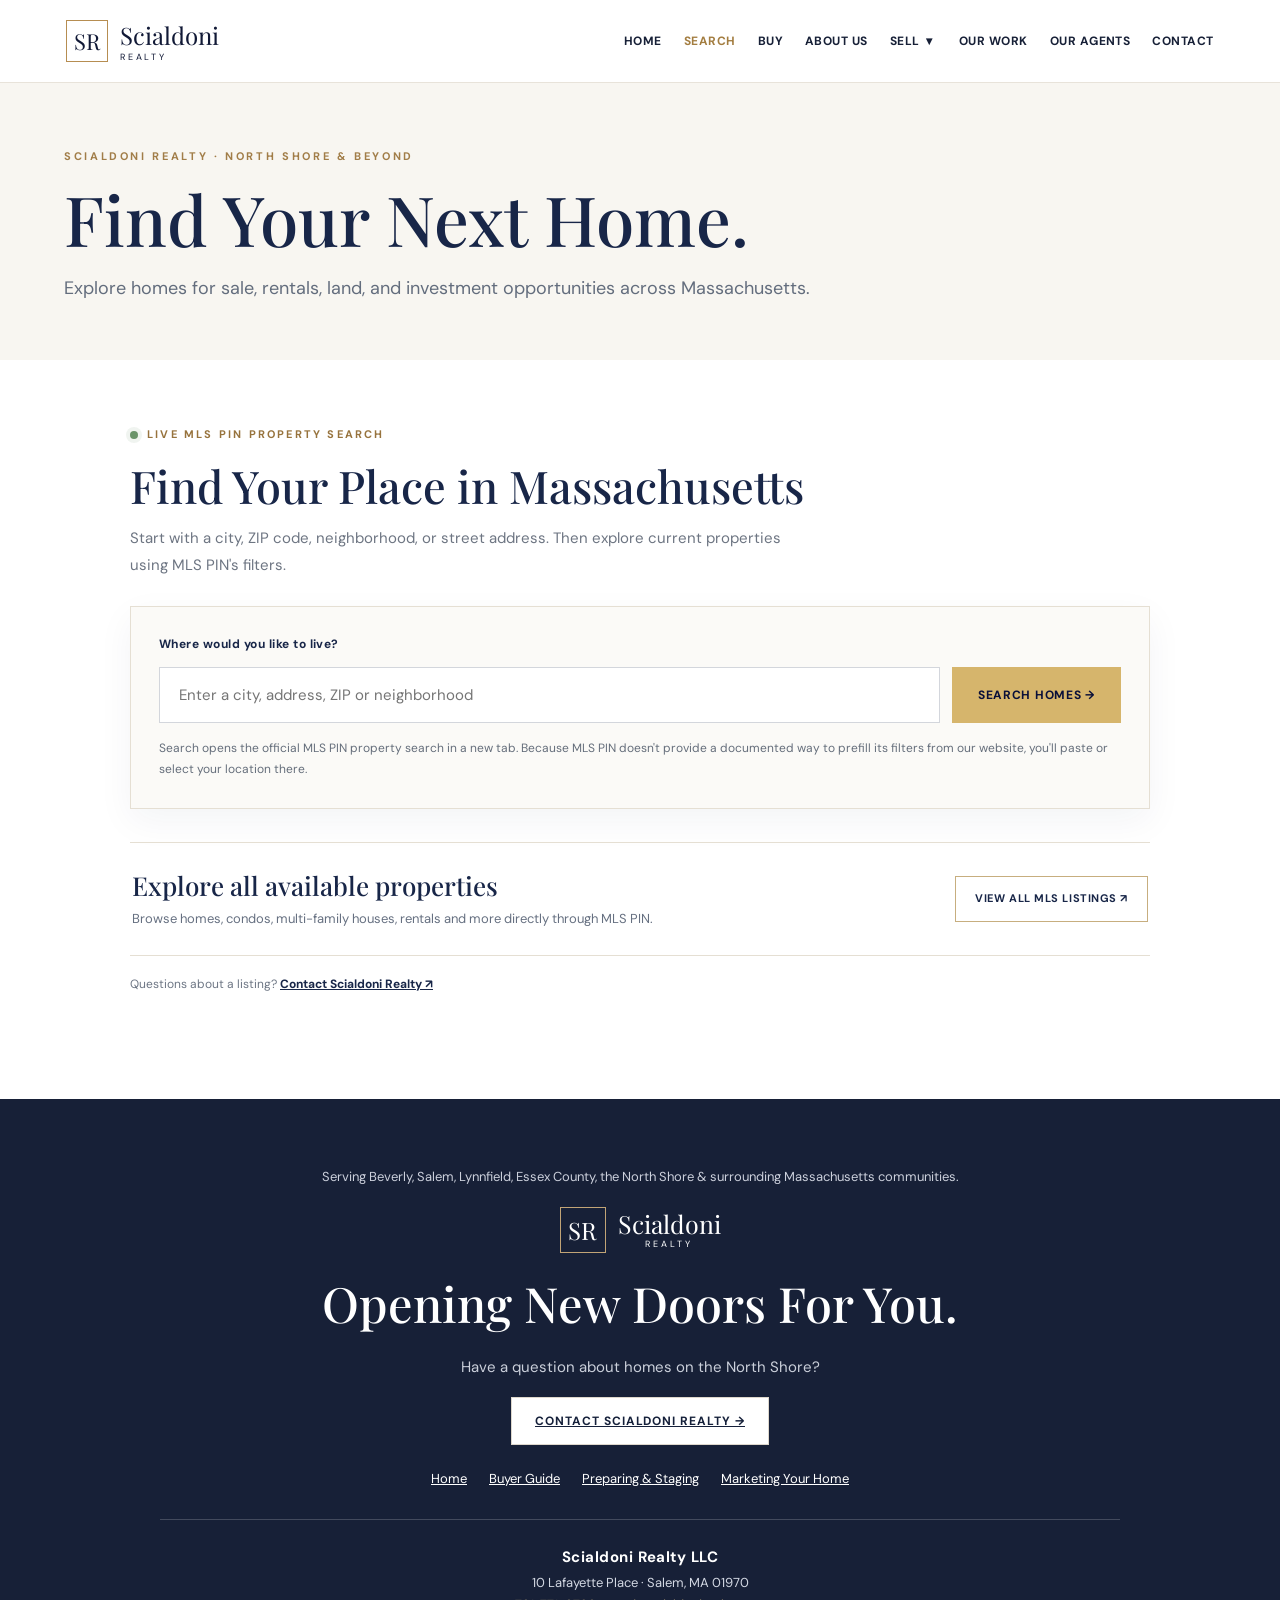
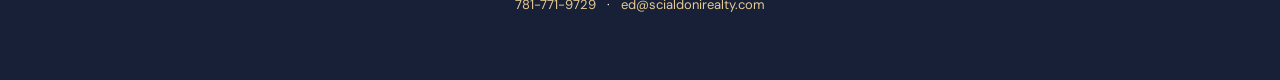
<file: search.html>
<!DOCTYPE html>

<html lang="en"><head><meta charset="utf-8"/><meta content="width=device-width,initial-scale=1" name="viewport"/><meta content="Search live MLS PIN listings through Scialdoni Realty, including homes for sale, rentals, land, and other available properties." name="description"/><title>Explore North Shore Homes | Scialdoni Realty</title><link href="https://fonts.googleapis.com/css2?family=DM+Sans:wght@400;600;700&amp;family=Playfair+Display:wght@400;500&amp;display=swap" rel="stylesheet"/><link href="pages.css" rel="stylesheet"/><link href="site-v10.css" rel="stylesheet"/><link href="site-v11.css" rel="stylesheet"/><link href="site-v12.css" rel="stylesheet"/><meta content="Scialdoni Realty LLC" name="author"/><link href="site-v14.css" rel="stylesheet"/><link href="site-v15.css" rel="stylesheet"/></head><body class="search-landing"><header class="nav"><div class="navinner"><a class="logo" href="index.html"><span class="logo-mark">SR</span><span><b>Scialdoni</b><small>REALTY</small></span></a><nav aria-label="Main navigation" class="navlinks"><a href="index.html">HOME</a><a aria-current="page" href="search.html">SEARCH</a><a href="buyer.html">BUY</a><a href="about.html">ABOUT US</a><div class="sell-nav"><a class="sell-main-link" href="sell.html">SELL</a><button aria-expanded="false" aria-label="Open Sell pages" class="sell-toggle" type="button">▾</button><div class="sell-menu"><a href="staging.html">Preparing &amp; Staging Your Home</a><a href="sell.html">Marketing Your Home</a></div></div><a href="index.html#work">OUR WORK</a><a href="index.html#agents">OUR AGENTS</a><a href="index.html#contact">CONTACT</a></nav></div></header>
<main>
<section class="search-title v14-search-title">
<div class="wrap">
<div class="eyebrow">SCIALDONI REALTY · NORTH SHORE &amp; BEYOND</div>
<h1>Find Your Next Home.</h1>
<p class="lead">Explore homes for sale, rentals, land, and investment opportunities across Massachusetts.</p>
</div>
</section>
<section aria-labelledby="v15-search-title" class="v15-search-content">
<div class="v15-search-container">
<div class="v15-search-lead">
<span class="v14-discovery-label"><span aria-hidden="true" class="v14-live-dot"></span> LIVE MLS PIN PROPERTY SEARCH</span>
<h2 id="v15-search-title">Find Your Place in Massachusetts</h2>
<p>Start with a city, ZIP code, neighborhood, or street address. Then explore current properties using MLS PIN's filters.</p>
</div>
<form action="https://idx.mlspin.com/MLS.IDX/Search?AgentId=C9501243" class="v15-search-page-form" id="page-mls-search" method="get" target="_blank">
<input name="AgentId" type="hidden" value="C9501243"/>
<label for="page-search-location">Where would you like to live?</label>
<div class="v15-search-field-row">
<input autocomplete="off" id="page-search-location" placeholder="Enter a city, address, ZIP or neighborhood" type="search"/>
<button class="v15-search-submit" type="submit">SEARCH HOMES <span aria-hidden="true">→</span></button>
</div>
<p class="v15-help-text">Search opens the official MLS PIN property search in a new tab. Because MLS PIN doesn't provide a documented way to prefill its filters from our website, you'll paste or select your location there.</p>
<p aria-live="polite" class="v15-search-feedback" hidden="" id="page-search-feedback" role="status"></p>
</form>
<div class="v15-search-shortcuts">
<div>
<h3>Explore all available properties</h3>
<p>Browse homes, condos, multi-family houses, rentals and more directly through MLS PIN.</p>
</div>
<a href="https://idx.mlspin.com/MLS.IDX/Search?AgentId=C9501243" rel="noopener noreferrer" target="_blank">VIEW ALL MLS LISTINGS <span aria-hidden="true">↗</span></a>
</div>
<p class="v15-search-assistance">Questions about a listing? <a href="index.html#contact">Contact Scialdoni Realty ↗</a></p>
</div>
</section>
</main><footer class="footer"><p class="v9-footer-service">Serving Beverly, Salem, Lynnfield, Essex County, the North Shore &amp; surrounding Massachusetts communities.</p><div class="v9-footer-brand"><span class="v9-footer-mark">SR</span><span><b>Scialdoni</b><small>REALTY</small></span></div><h2>Opening New Doors For You.</h2><p>Have a question about homes on the North Shore?</p><a class="cta light" href="index.html#contact">CONTACT SCIALDONI REALTY →</a><div class="footer-links"><a href="index.html">Home</a><a href="buyer.html">Buyer Guide</a><a href="staging.html">Preparing &amp; Staging</a><a href="sell.html">Marketing Your Home</a></div><div aria-label="Brokerage information" class="v12-brokerage-info"><strong>Scialdoni Realty LLC</strong><address>10 Lafayette Place · Salem, MA 01970</address><div class="v12-brokerage-links"><a href="tel:+17817719729">781-771-9729</a><span aria-hidden="true">·</span><a href="mailto:ed@scialdonirealty.com">ed@scialdonirealty.com</a></div></div></footer><script defer="" src="site-v11.js"></script><script defer="" src="site-v15.js"></script></body></html>
</file>
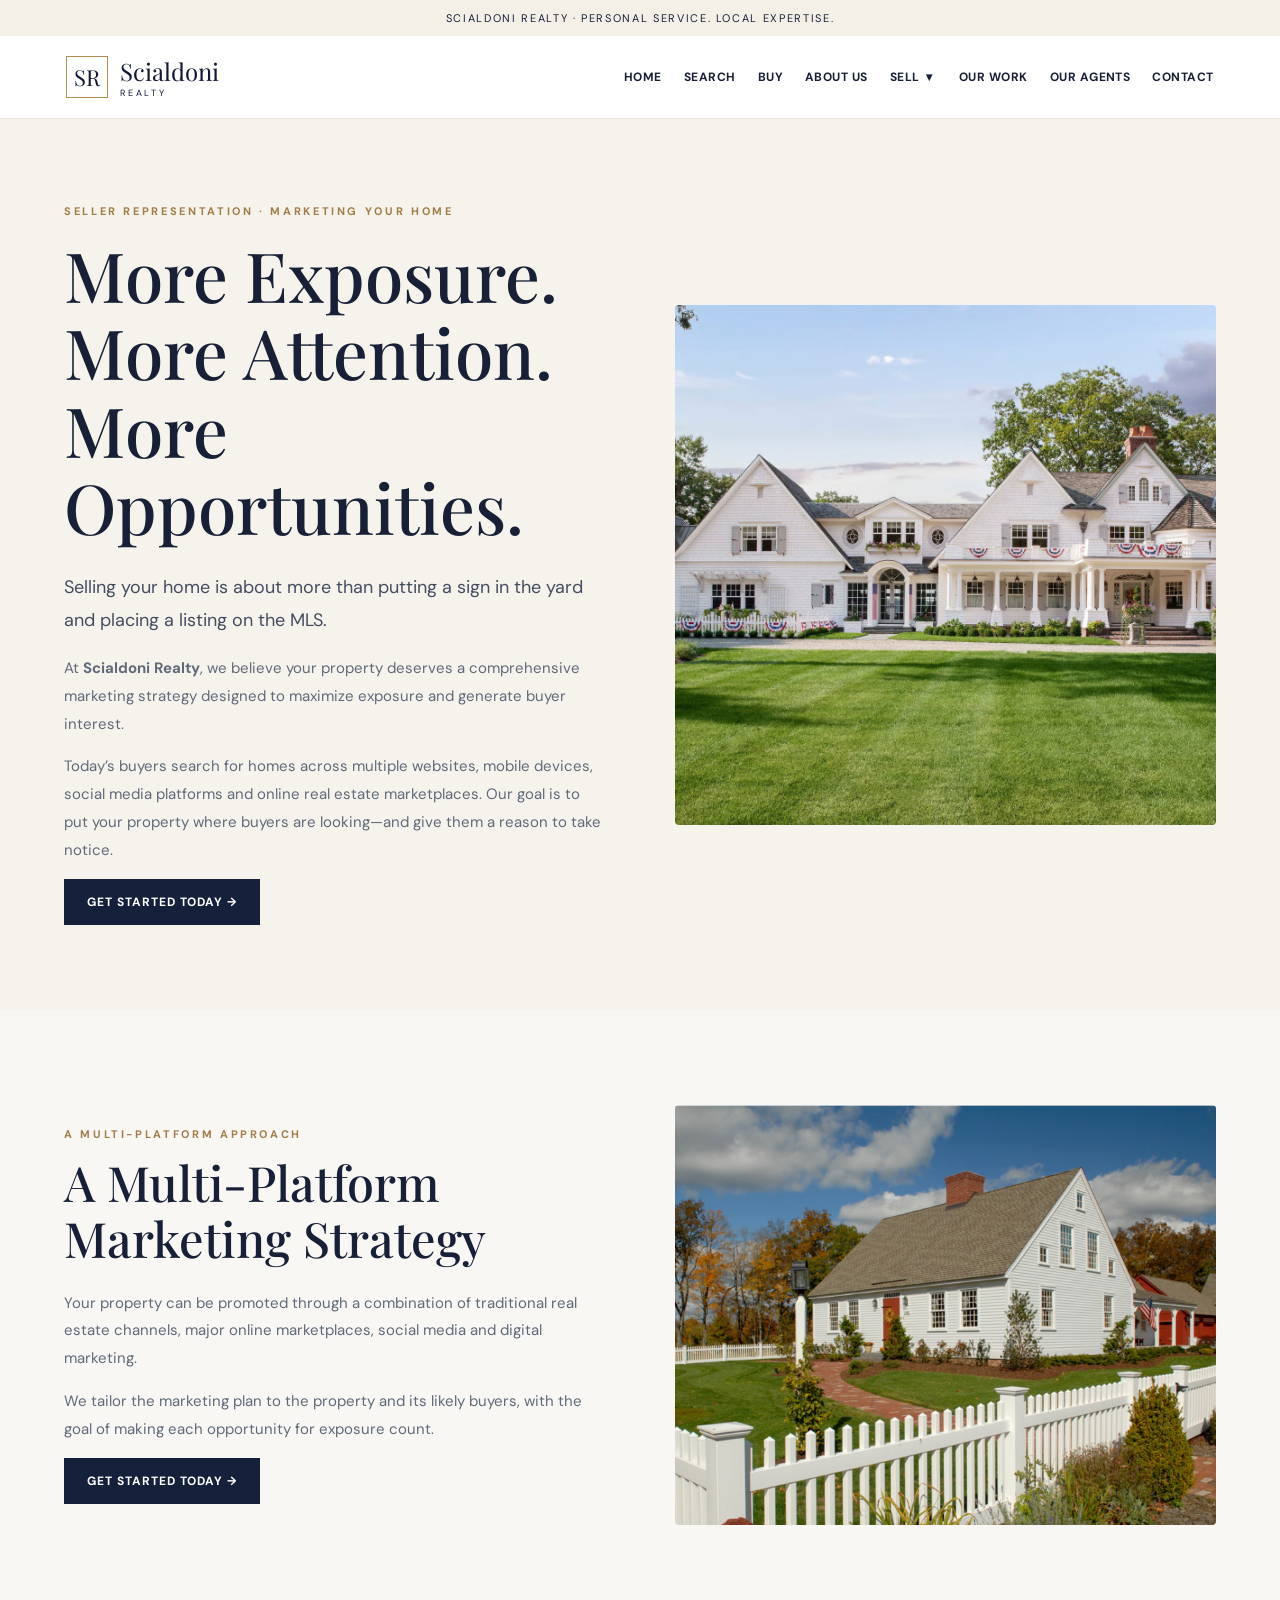
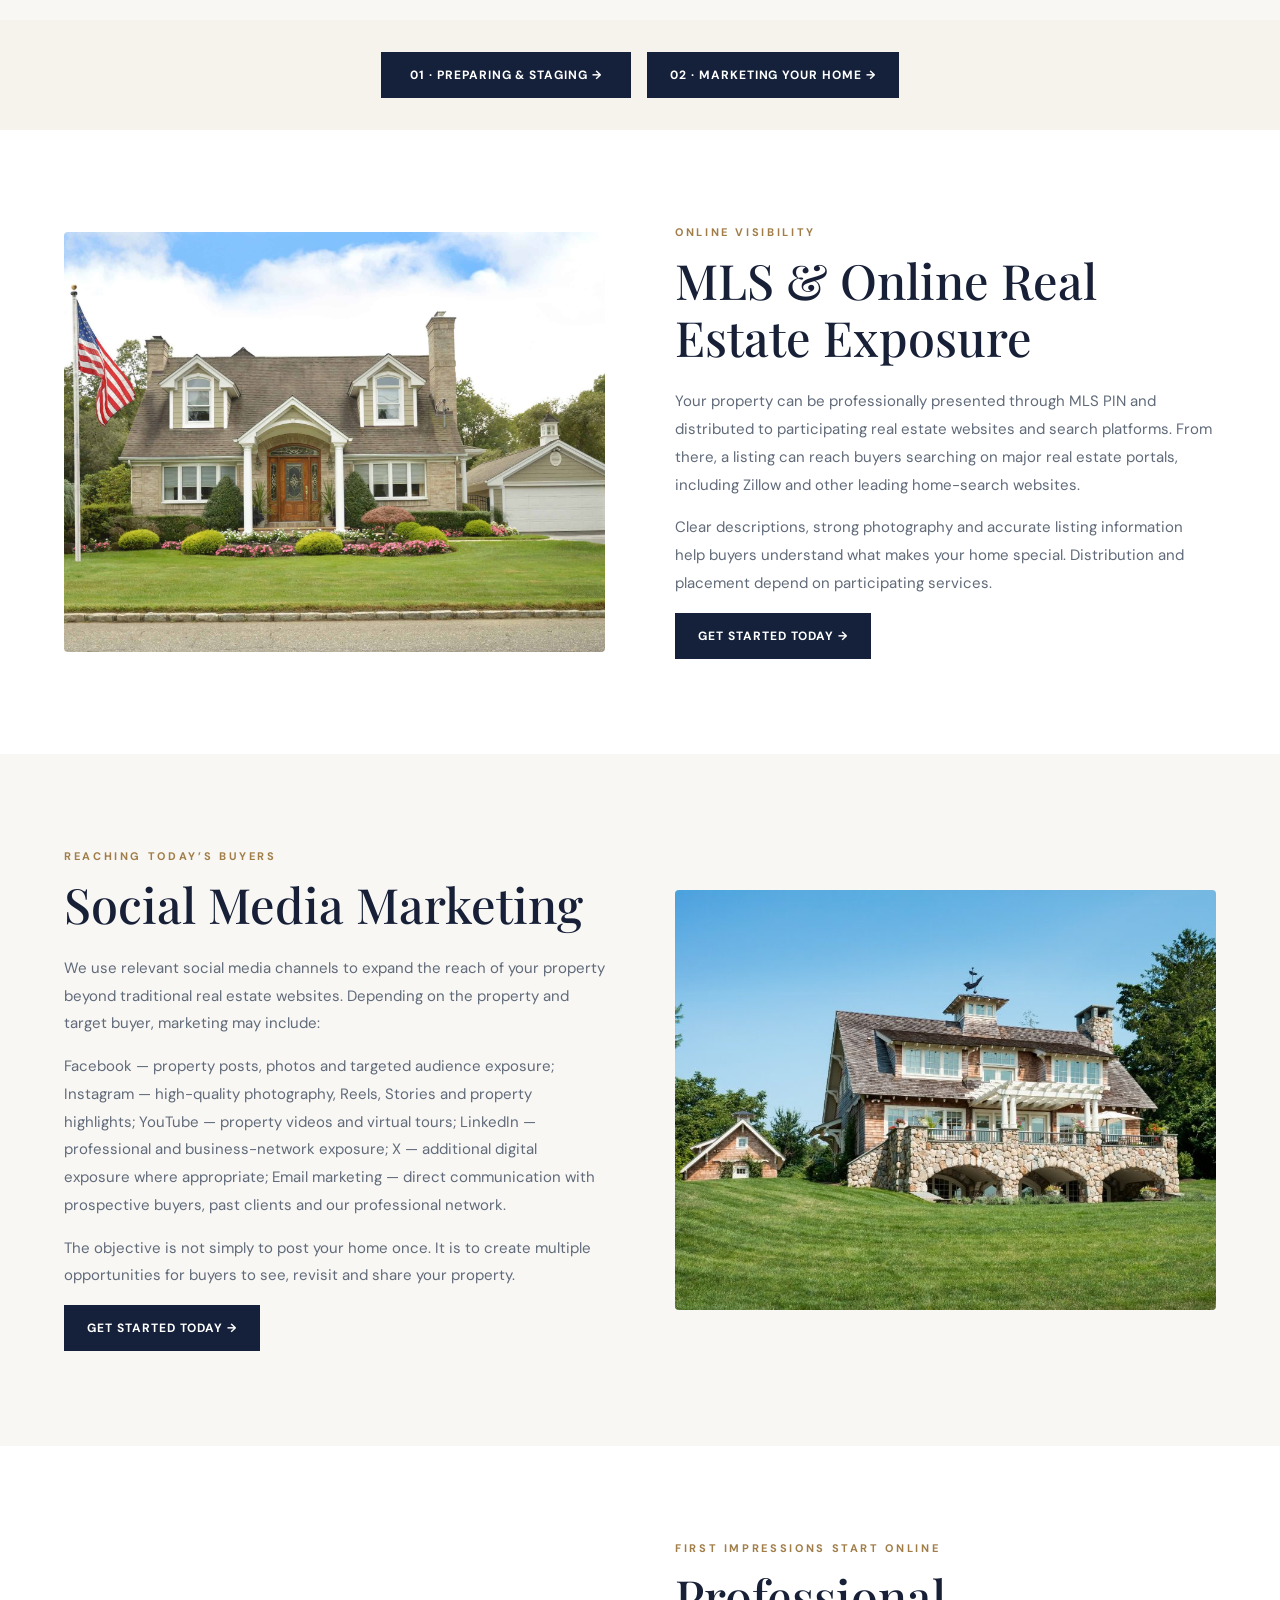
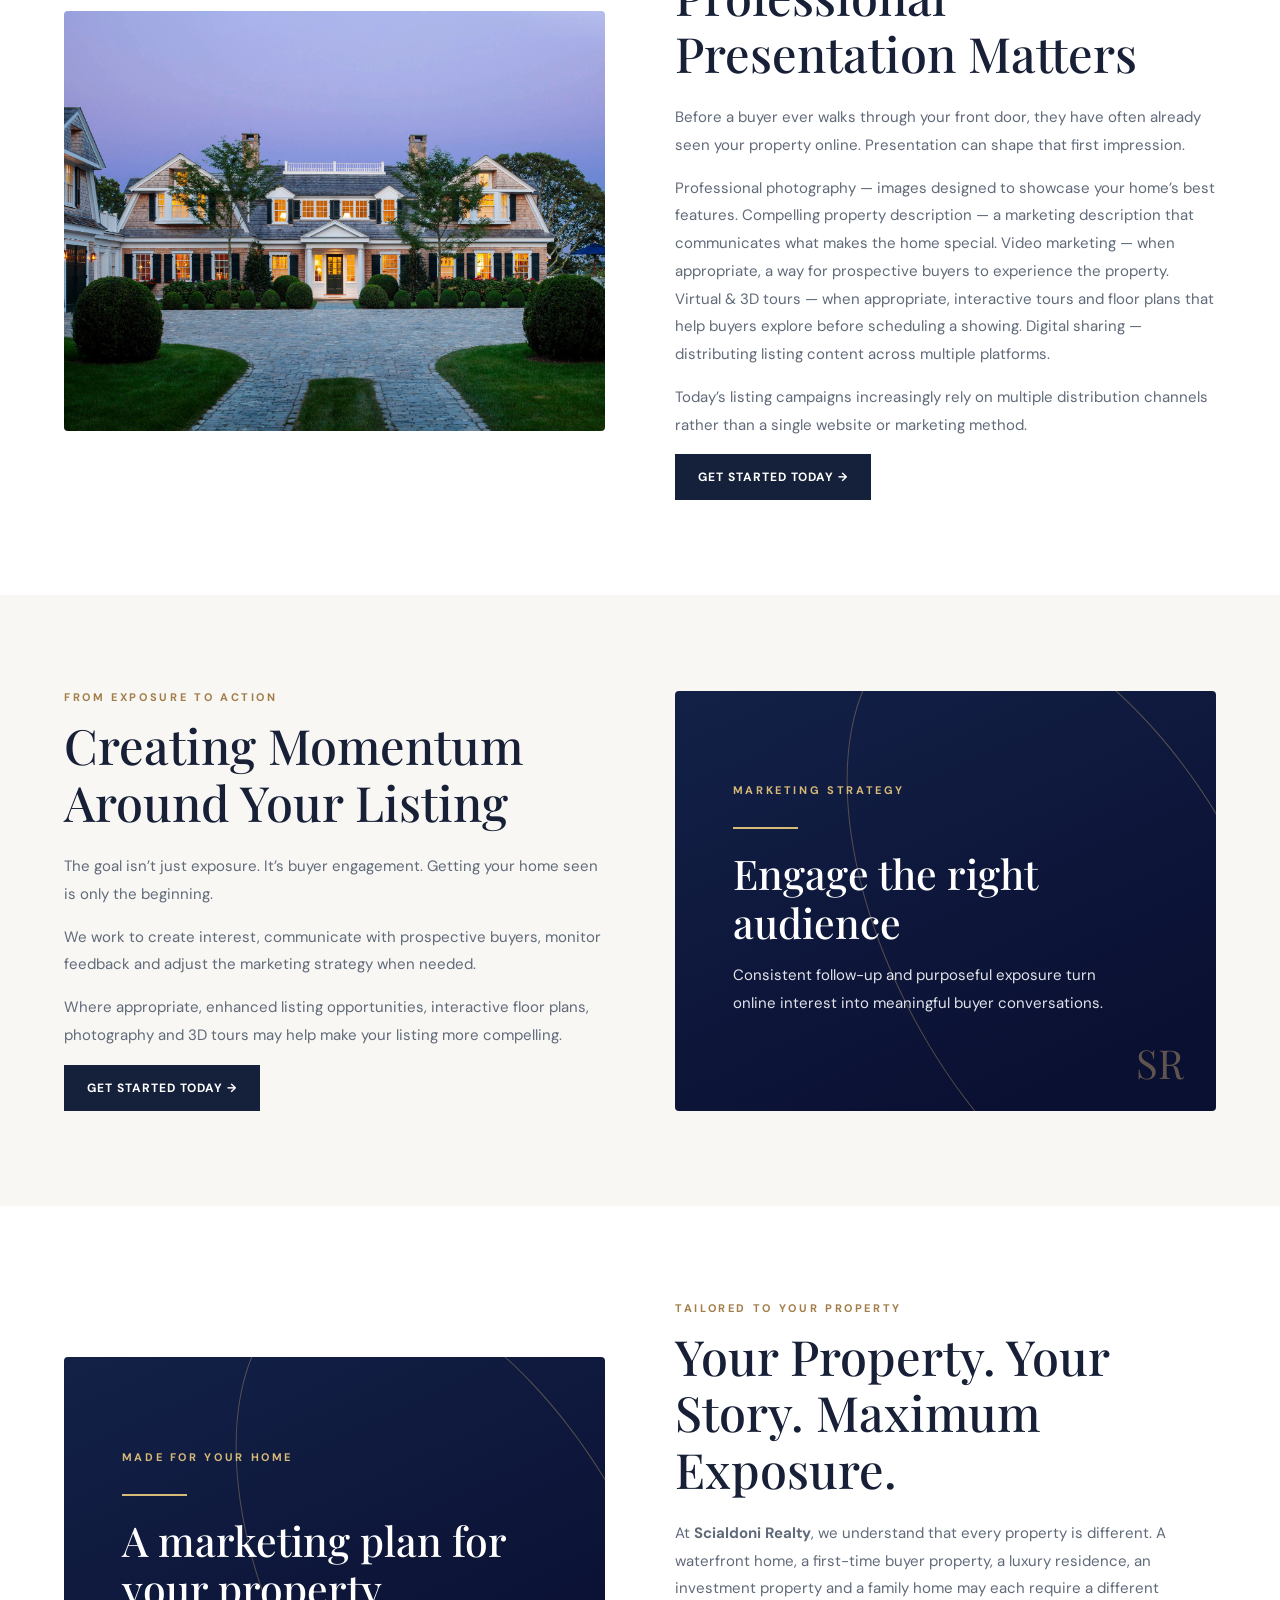
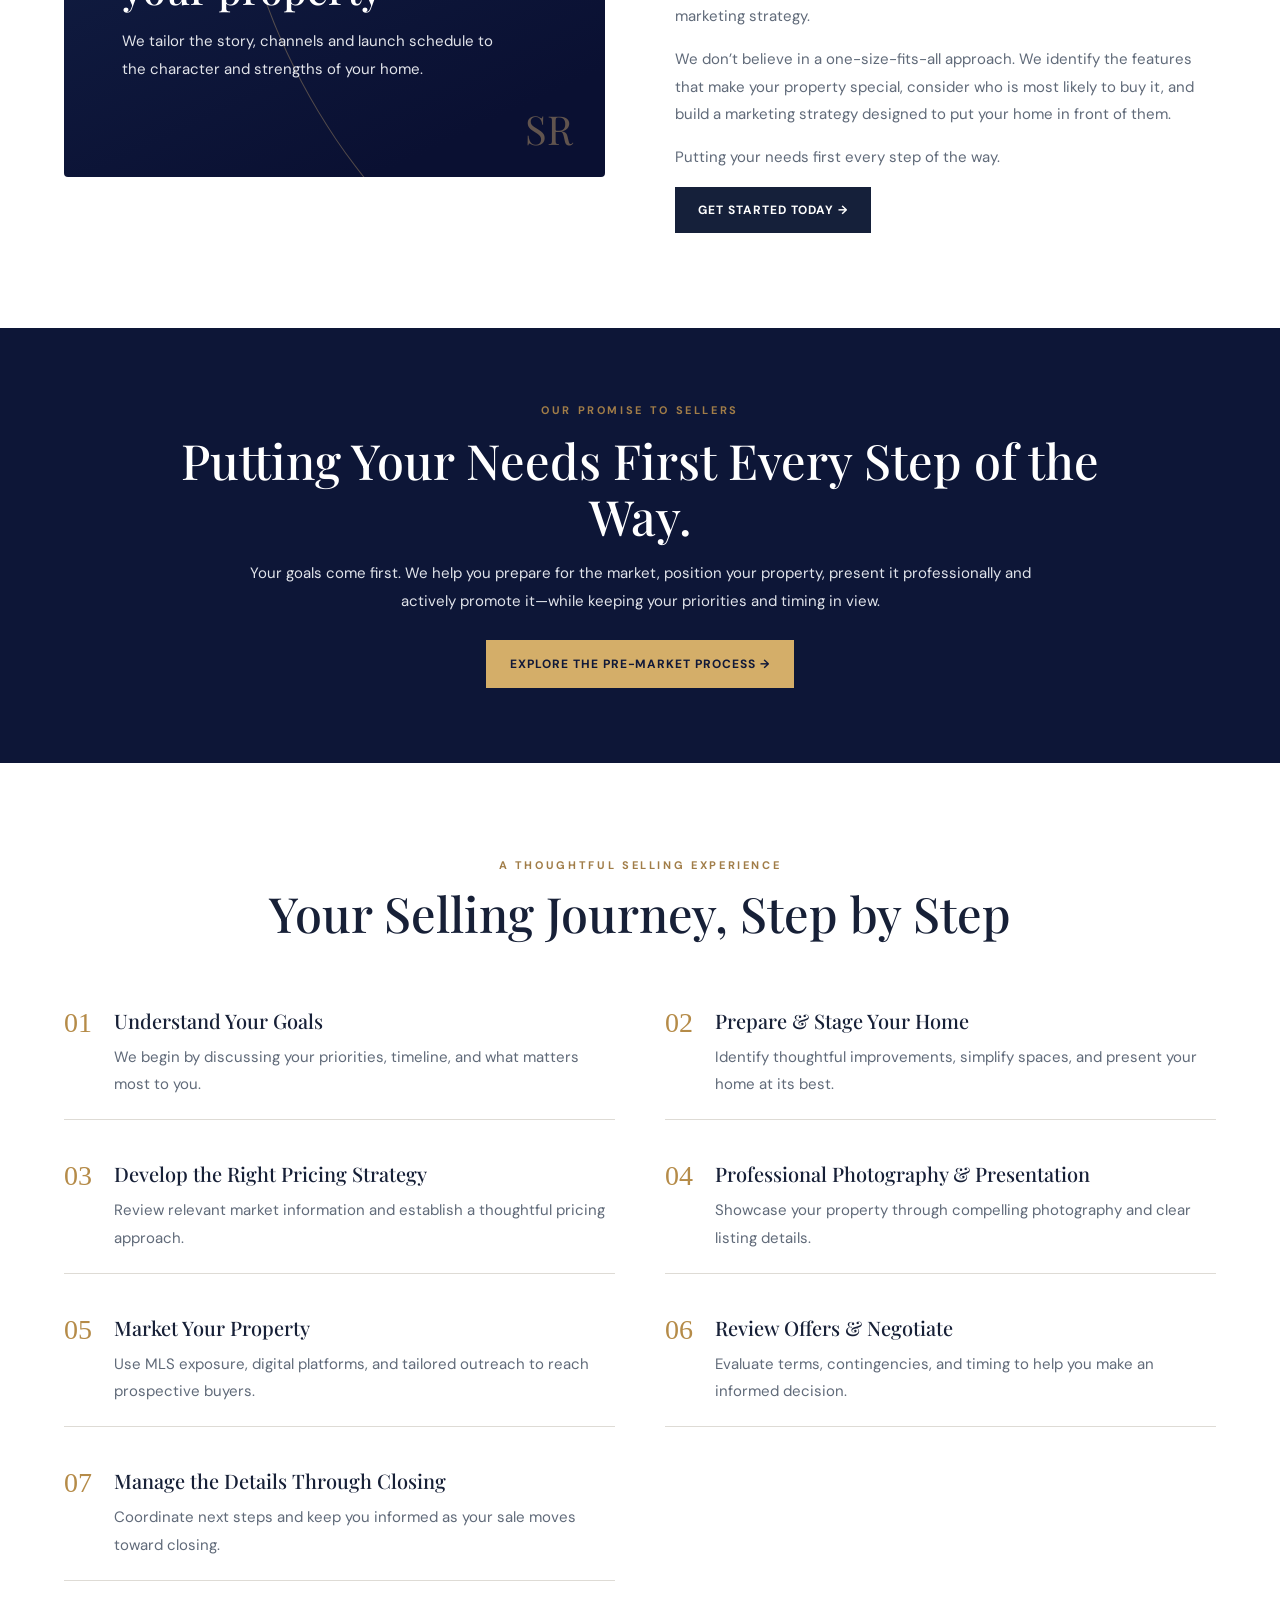
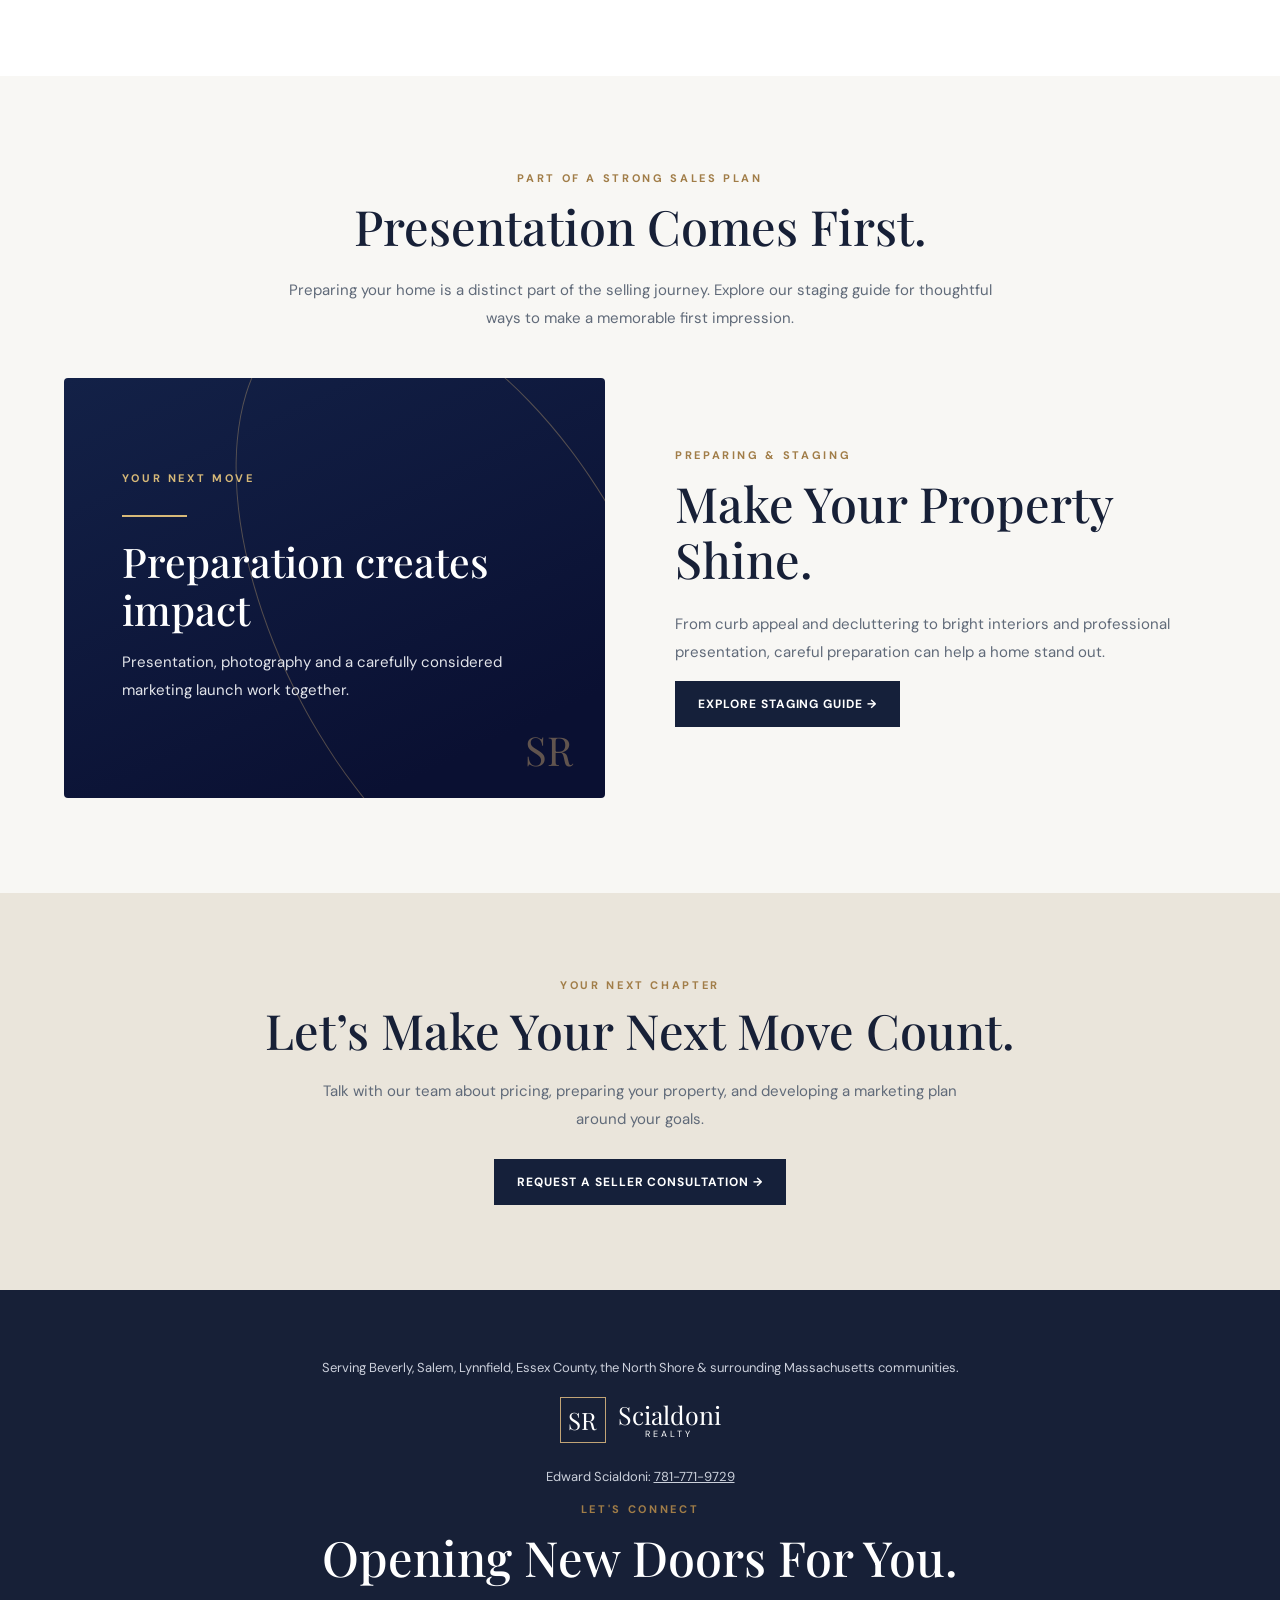
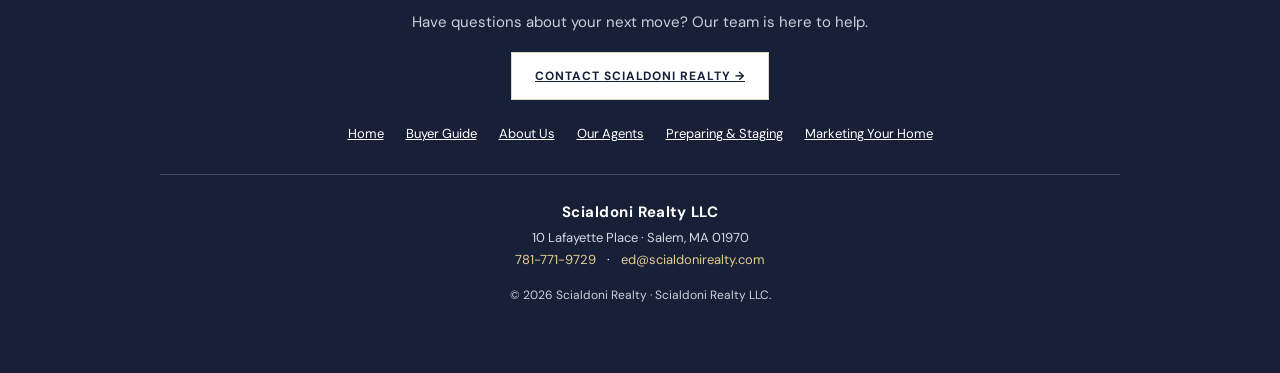
<file: sell.html>
<!DOCTYPE html>

<html lang="en"><head><meta charset="utf-8"/><meta content="width=device-width,initial-scale=1" name="viewport"/><link href="https://fonts.googleapis.com" rel="preconnect"/><link crossorigin="" href="https://fonts.gstatic.com" rel="preconnect"/><link href="https://fonts.googleapis.com/css2?family=DM+Sans:wght@400;500;600;700&amp;family=Playfair+Display:wght@400;500;600&amp;display=swap" rel="stylesheet"/><link href="pages.css" rel="stylesheet"/><title>Marketing Your Home | Scialdoni Realty</title><meta content="Learn how Scialdoni Realty markets homes with professional presentation, online exposure, and personalized selling strategies." name="description"/><style>.seller-steps{display:grid;grid-template-columns:1fr 1fr;gap:20px 50px;margin-top:45px}.seller-step{display:flex;gap:22px;border-bottom:1px solid #dedbd5;padding:20px 0}.seller-step em{font:28px Georgia,serif;color:#b58b48}.seller-step h3{font-size:20px;margin:0 0 10px}.seller-step p{margin:0}.staging-grid{display:grid;grid-template-columns:repeat(2,1fr);gap:28px;margin-top:30px}.staging-grid img{width:100%;height:240px;object-fit:contain;background:#eeece8}.staging-grid h3{margin:15px 0 5px}.staging-grid p{margin-top:0}@media(max-width:700px){.seller-steps,.staging-grid{grid-template-columns:1fr}}</style><style>.seller-pathways{display:flex;gap:16px;flex-wrap:wrap;justify-content:center;padding:32px 20px;background:#f6f3ed}.seller-pathways .cta{min-width:250px;text-align:center}</style><link href="site-v10.css" rel="stylesheet"/><link href="site-v11.css" rel="stylesheet"/><link href="site-v12.css" rel="stylesheet"/><meta content="Scialdoni Realty LLC" name="author"/></head><body><div class="topline">SCIALDONI REALTY · PERSONAL SERVICE. LOCAL EXPERTISE.</div><header class="nav"><div class="navinner"><a class="logo" href="index.html"><span class="logo-mark">SR</span><span><b>Scialdoni</b><small>REALTY</small></span></a><nav aria-label="Main navigation" class="navlinks"><a href="index.html">HOME</a><a href="search.html">SEARCH</a><a href="buyer.html">BUY</a><a href="about.html">ABOUT US</a><div class="sell-nav"><a class="sell-main-link" href="sell.html">SELL</a><button aria-expanded="false" aria-label="Open Sell pages" class="sell-toggle" type="button">▾</button><div class="sell-menu"><a href="staging.html">Preparing &amp; Staging Your Home</a><a href="sell.html">Marketing Your Home</a></div></div><a href="index.html#work">OUR WORK</a><a href="index.html#agents">OUR AGENTS</a><a href="index.html#contact">CONTACT</a></nav></div></header><main><section class="intro"><div class="wrap intro-grid"><div><div class="eyebrow">SELLER REPRESENTATION · MARKETING YOUR HOME</div><h1>More Exposure. More Attention. More Opportunities.</h1><p class="lead">Selling your home is about more than putting a sign in the yard and placing a listing on the MLS.</p><p>At <strong>Scialdoni Realty</strong>, we believe your property deserves a comprehensive marketing strategy designed to maximize exposure and generate buyer interest.</p><p>Today’s buyers search for homes across multiple websites, mobile devices, social media platforms and online real estate marketplaces. Our goal is to put your property where buyers are looking—and give them a reason to take notice.</p><a class="cta" href="index.html#contact">GET STARTED TODAY →</a></div><img alt="Impressive white New England residence with a sweeping lawn" loading="lazy" src="north-shore-grand-home.jpg"/></div></section><section class="section alt" id="marketing"><div class="wrap section-grid"><div><div class="eyebrow">A MULTI-PLATFORM APPROACH</div><h2>A Multi-Platform Marketing Strategy</h2><p>Your property can be promoted through a combination of traditional real estate channels, major online marketplaces, social media and digital marketing.</p><p>We tailor the marketing plan to the property and its likely buyers, with the goal of making each opportunity for exposure count.</p><a class="cta" href="index.html#contact">GET STARTED TODAY →</a></div><img alt="Traditional white New England home behind a picket fence" loading="lazy" src="new-england-picket-fence.jpg"/></div></section><div class="seller-pathways"><a class="cta" href="staging.html">01 · Preparing &amp; Staging →</a> <a class="cta" href="sell.html#marketing">02 · Marketing Your Home →</a></div><section class="section"><div class="wrap section-grid"><img alt="Well-maintained traditional New England home with an American flag and landscaped lawn" loading="lazy" src="new-england-flagstone-home.jpg"/><div><div class="eyebrow">ONLINE VISIBILITY</div><h2>MLS &amp; Online Real Estate Exposure</h2><p>Your property can be professionally presented through MLS PIN and distributed to participating real estate websites and search platforms. From there, a listing can reach buyers searching on major real estate portals, including Zillow and other leading home-search websites.</p><p>Clear descriptions, strong photography and accurate listing information help buyers understand what makes your home special. Distribution and placement depend on participating services.</p><a class="cta" href="index.html#contact">GET STARTED TODAY →</a></div></div></section><section class="section alt"><div class="wrap section-grid"><div><div class="eyebrow">REACHING TODAY’S BUYERS</div><h2>Social Media Marketing</h2><p>We use relevant social media channels to expand the reach of your property beyond traditional real estate websites. Depending on the property and target buyer, marketing may include:</p><p>Facebook — property posts, photos and targeted audience exposure; Instagram — high-quality photography, Reels, Stories and property highlights; YouTube — property videos and virtual tours; LinkedIn — professional and business-network exposure; X — additional digital exposure where appropriate; Email marketing — direct communication with prospective buyers, past clients and our professional network.</p><p>The objective is not simply to post your home once. It is to create multiple opportunities for buyers to see, revisit and share your property.</p><a class="cta" href="index.html#contact">GET STARTED TODAY →</a></div><img alt="Rustic luxury house with natural stone terraces and lawn" loading="lazy" src="new-england-stone-estate.jpg"/></div></section><section class="section"><div class="wrap section-grid"><img alt="Grand New England coastal residence illuminated in the evening" loading="lazy" src="new-england-evening-estate.jpg"/><div><div class="eyebrow">FIRST IMPRESSIONS START ONLINE</div><h2>Professional Presentation Matters</h2><p>Before a buyer ever walks through your front door, they have often already seen your property online. Presentation can shape that first impression.</p><p>Professional photography — images designed to showcase your home’s best features. Compelling property description — a marketing description that communicates what makes the home special. Video marketing — when appropriate, a way for prospective buyers to experience the property. Virtual &amp; 3D tours — when appropriate, interactive tours and floor plans that help buyers explore before scheduling a showing. Digital sharing — distributing listing content across multiple platforms.</p><p>Today’s listing campaigns increasingly rely on multiple distribution channels rather than a single website or marketing method.</p><a class="cta" href="index.html#contact">GET STARTED TODAY →</a></div></div></section><section class="section alt"><div class="wrap section-grid"><div><div class="eyebrow">FROM EXPOSURE TO ACTION</div><h2>Creating Momentum Around Your Listing</h2><p>The goal isn’t just exposure. It’s buyer engagement. Getting your home seen is only the beginning.</p><p>We work to create interest, communicate with prospective buyers, monitor feedback and adjust the marketing strategy when needed.</p><p>Where appropriate, enhanced listing opportunities, interactive floor plans, photography and 3D tours may help make your listing more compelling.</p><a class="cta" href="index.html#contact">GET STARTED TODAY →</a></div><div aria-label="Decorative editorial panel about Engage the right audience" class="v11-editorial-photo" role="img"><div class="v11-editorial-kicker">MARKETING STRATEGY</div><div class="v11-editorial-rule"></div><h3>Engage the right audience</h3><p>Consistent follow-up and purposeful exposure turn online interest into meaningful buyer conversations.</p><span class="v11-editorial-mark">SR</span></div></div></section><section class="section"><div class="wrap section-grid"><div aria-label="Decorative editorial panel about A marketing plan for your property" class="v11-editorial-photo" role="img"><div class="v11-editorial-kicker">MADE FOR YOUR HOME</div><div class="v11-editorial-rule"></div><h3>A marketing plan for your property</h3><p>We tailor the story, channels and launch schedule to the character and strengths of your home.</p><span class="v11-editorial-mark">SR</span></div><div><div class="eyebrow">TAILORED TO YOUR PROPERTY</div><h2>Your Property. Your Story. Maximum Exposure.</h2><p>At <strong>Scialdoni Realty</strong>, we understand that every property is different. A waterfront home, a first-time buyer property, a luxury residence, an investment property and a family home may each require a different marketing strategy.</p><p>We don’t believe in a one-size-fits-all approach. We identify the features that make your property special, consider who is most likely to buy it, and build a marketing strategy designed to put your home in front of them.</p><p>Putting your needs first every step of the way.</p><a class="cta" href="index.html#contact">GET STARTED TODAY →</a></div></div></section><section aria-label="Scialdoni Realty selling philosophy" class="v11-principle"><div class="wrap"><div class="eyebrow">OUR PROMISE TO SELLERS</div><h2>Putting Your Needs First Every Step of the Way.</h2><p>Your goals come first. We help you prepare for the market, position your property, present it professionally and actively promote it—while keeping your priorities and timing in view.</p><a class="cta light" href="staging.html#pre-market">EXPLORE THE PRE-MARKET PROCESS →</a></div></section><section class="section" id="seller-process"><div class="wrap"><div class="eyebrow" style="text-align:center">A THOUGHTFUL SELLING EXPERIENCE</div><h2 style="text-align:center">Your Selling Journey, Step by Step</h2><div class="seller-steps"><div class="seller-step"><em>01</em><div><h3>Understand Your Goals</h3><p>We begin by discussing your priorities, timeline, and what matters most to you.</p></div></div><div class="seller-step"><em>02</em><div><h3>Prepare &amp; Stage Your Home</h3><p>Identify thoughtful improvements, simplify spaces, and present your home at its best.</p></div></div><div class="seller-step"><em>03</em><div><h3>Develop the Right Pricing Strategy</h3><p>Review relevant market information and establish a thoughtful pricing approach.</p></div></div><div class="seller-step"><em>04</em><div><h3>Professional Photography &amp; Presentation</h3><p>Showcase your property through compelling photography and clear listing details.</p></div></div><div class="seller-step"><em>05</em><div><h3>Market Your Property</h3><p>Use MLS exposure, digital platforms, and tailored outreach to reach prospective buyers.</p></div></div><div class="seller-step"><em>06</em><div><h3>Review Offers &amp; Negotiate</h3><p>Evaluate terms, contingencies, and timing to help you make an informed decision.</p></div></div><div class="seller-step"><em>07</em><div><h3>Manage the Details Through Closing</h3><p>Coordinate next steps and keep you informed as your sale moves toward closing.</p></div></div></div></div></section><section class="section alt" id="staging-preview"><div class="wrap"><div class="subhead"><div class="eyebrow">PART OF A STRONG SALES PLAN</div><h2>Presentation Comes First.</h2><p>Preparing your home is a distinct part of the selling journey. Explore our staging guide for thoughtful ways to make a memorable first impression.</p></div><div class="section-grid"><div aria-label="Decorative editorial panel about Preparation creates impact" class="v11-editorial-photo" role="img"><div class="v11-editorial-kicker">YOUR NEXT MOVE</div><div class="v11-editorial-rule"></div><h3>Preparation creates impact</h3><p>Presentation, photography and a carefully considered marketing launch work together.</p><span class="v11-editorial-mark">SR</span></div><div><div class="eyebrow">PREPARING &amp; STAGING</div><h2>Make Your Property Shine.</h2><p>From curb appeal and decluttering to bright interiors and professional presentation, careful preparation can help a home stand out.</p><a class="cta" href="staging.html">EXPLORE STAGING GUIDE →</a></div></div></div></section><section class="statement"><div class="wrap"><div class="eyebrow">YOUR NEXT CHAPTER</div><h2>Let’s Make Your Next Move Count.</h2><p>Talk with our team about pricing, preparing your property, and developing a marketing plan around your goals.</p><a class="cta" href="https://calendly.com/escialdoni/30min" rel="noopener noreferrer" target="_blank">REQUEST A SELLER CONSULTATION →</a></div></section></main><footer class="footer"><p class="v9-footer-service">Serving Beverly, Salem, Lynnfield, Essex County, the North Shore &amp; surrounding Massachusetts communities.</p><div class="v9-footer-brand"><span class="v9-footer-mark">SR</span><span><b>Scialdoni</b><small>REALTY</small></span></div><p style="font-size:13px">Edward Scialdoni: <a href="tel:+17817719729">781-771-9729</a></p><div class="eyebrow">LET'S CONNECT</div><h2>Opening New Doors For You.</h2><p>Have questions about your next move? Our team is here to help.</p><a class="cta light" href="index.html#contact">CONTACT SCIALDONI REALTY →</a><div class="footer-links"><a href="index.html">Home</a><a href="buyer.html">Buyer Guide</a><a href="about.html">About Us</a><a href="index.html#agents">Our Agents</a><a href="staging.html">Preparing &amp; Staging</a><a href="sell.html">Marketing Your Home</a></div><div aria-label="Brokerage information" class="v12-brokerage-info"><strong>Scialdoni Realty LLC</strong><address>10 Lafayette Place · Salem, MA 01970</address><div class="v12-brokerage-links"><a href="tel:+17817719729">781-771-9729</a><span aria-hidden="true">·</span><a href="mailto:ed@scialdonirealty.com">ed@scialdonirealty.com</a></div></div><p style="font-size:12px">© 2026 Scialdoni Realty · Scialdoni Realty LLC.</p></footer><script defer="" src="site-v11.js"></script></body></html>
</file>
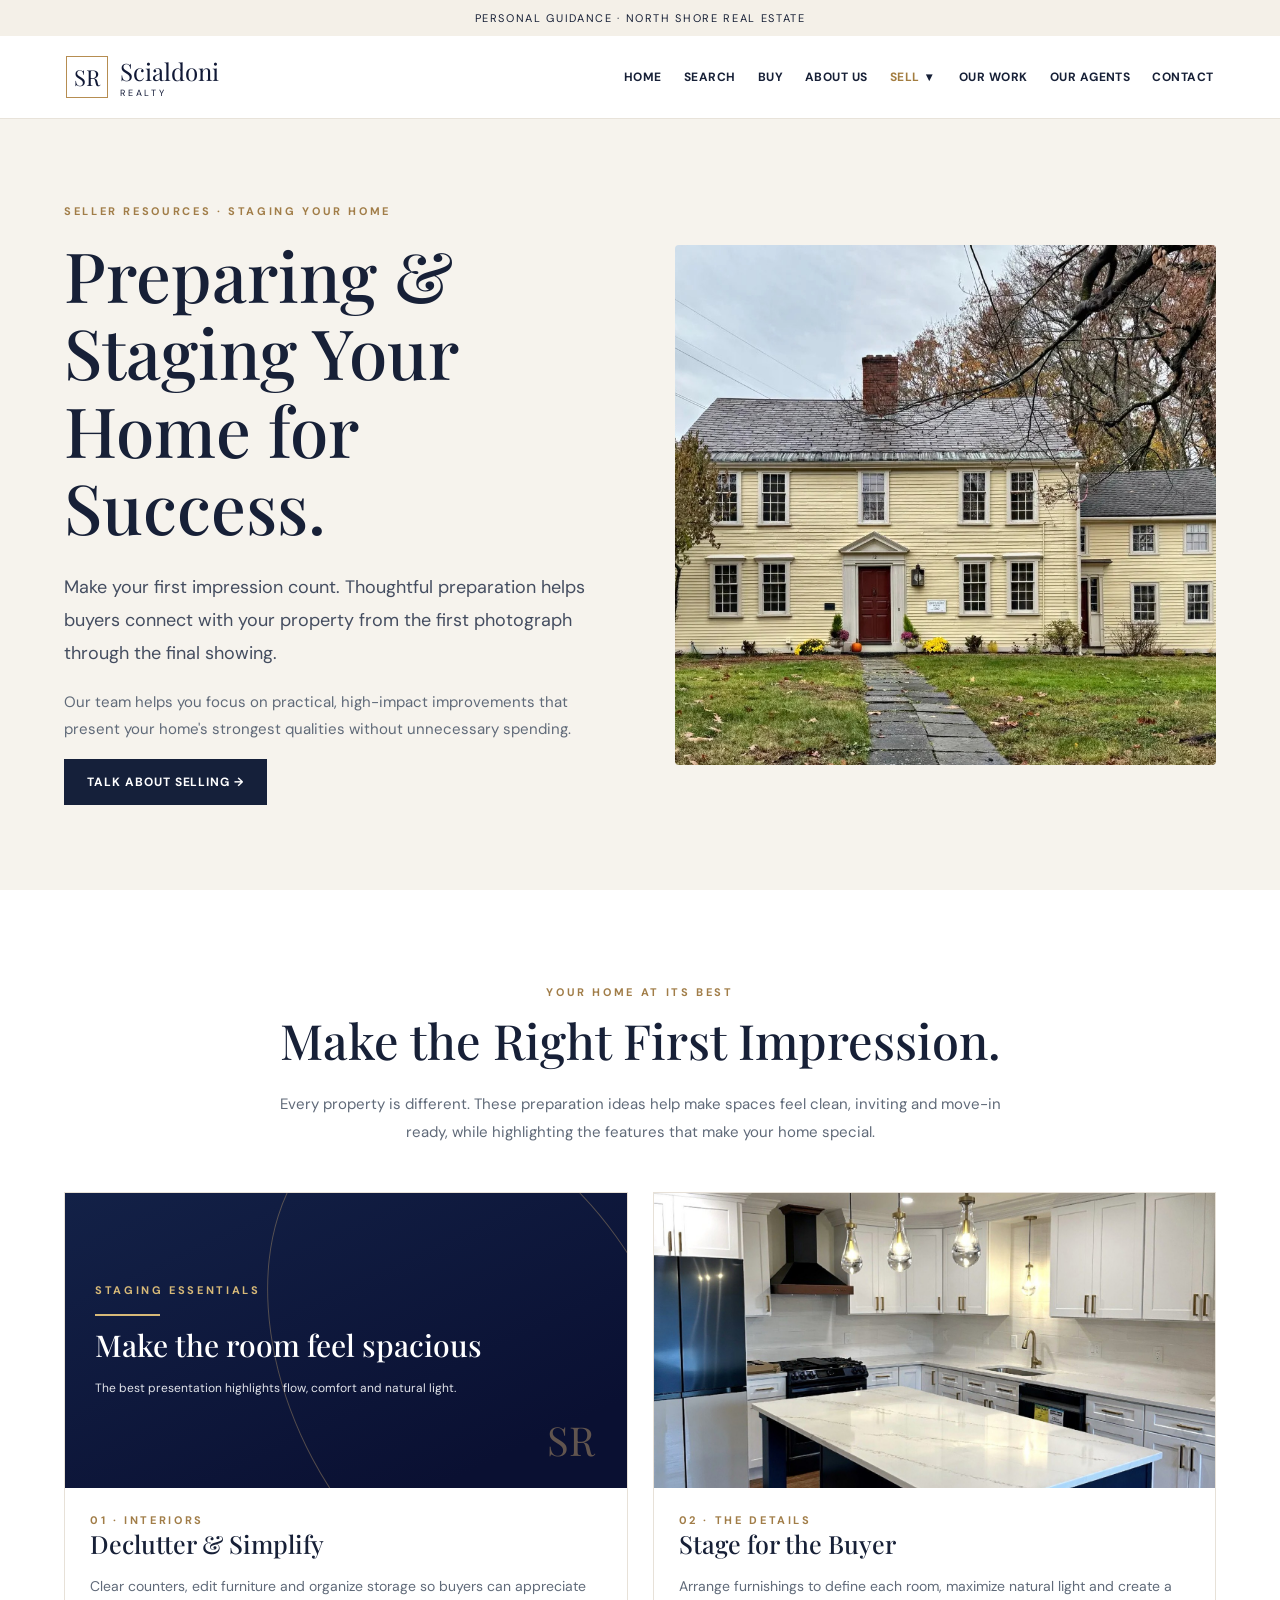
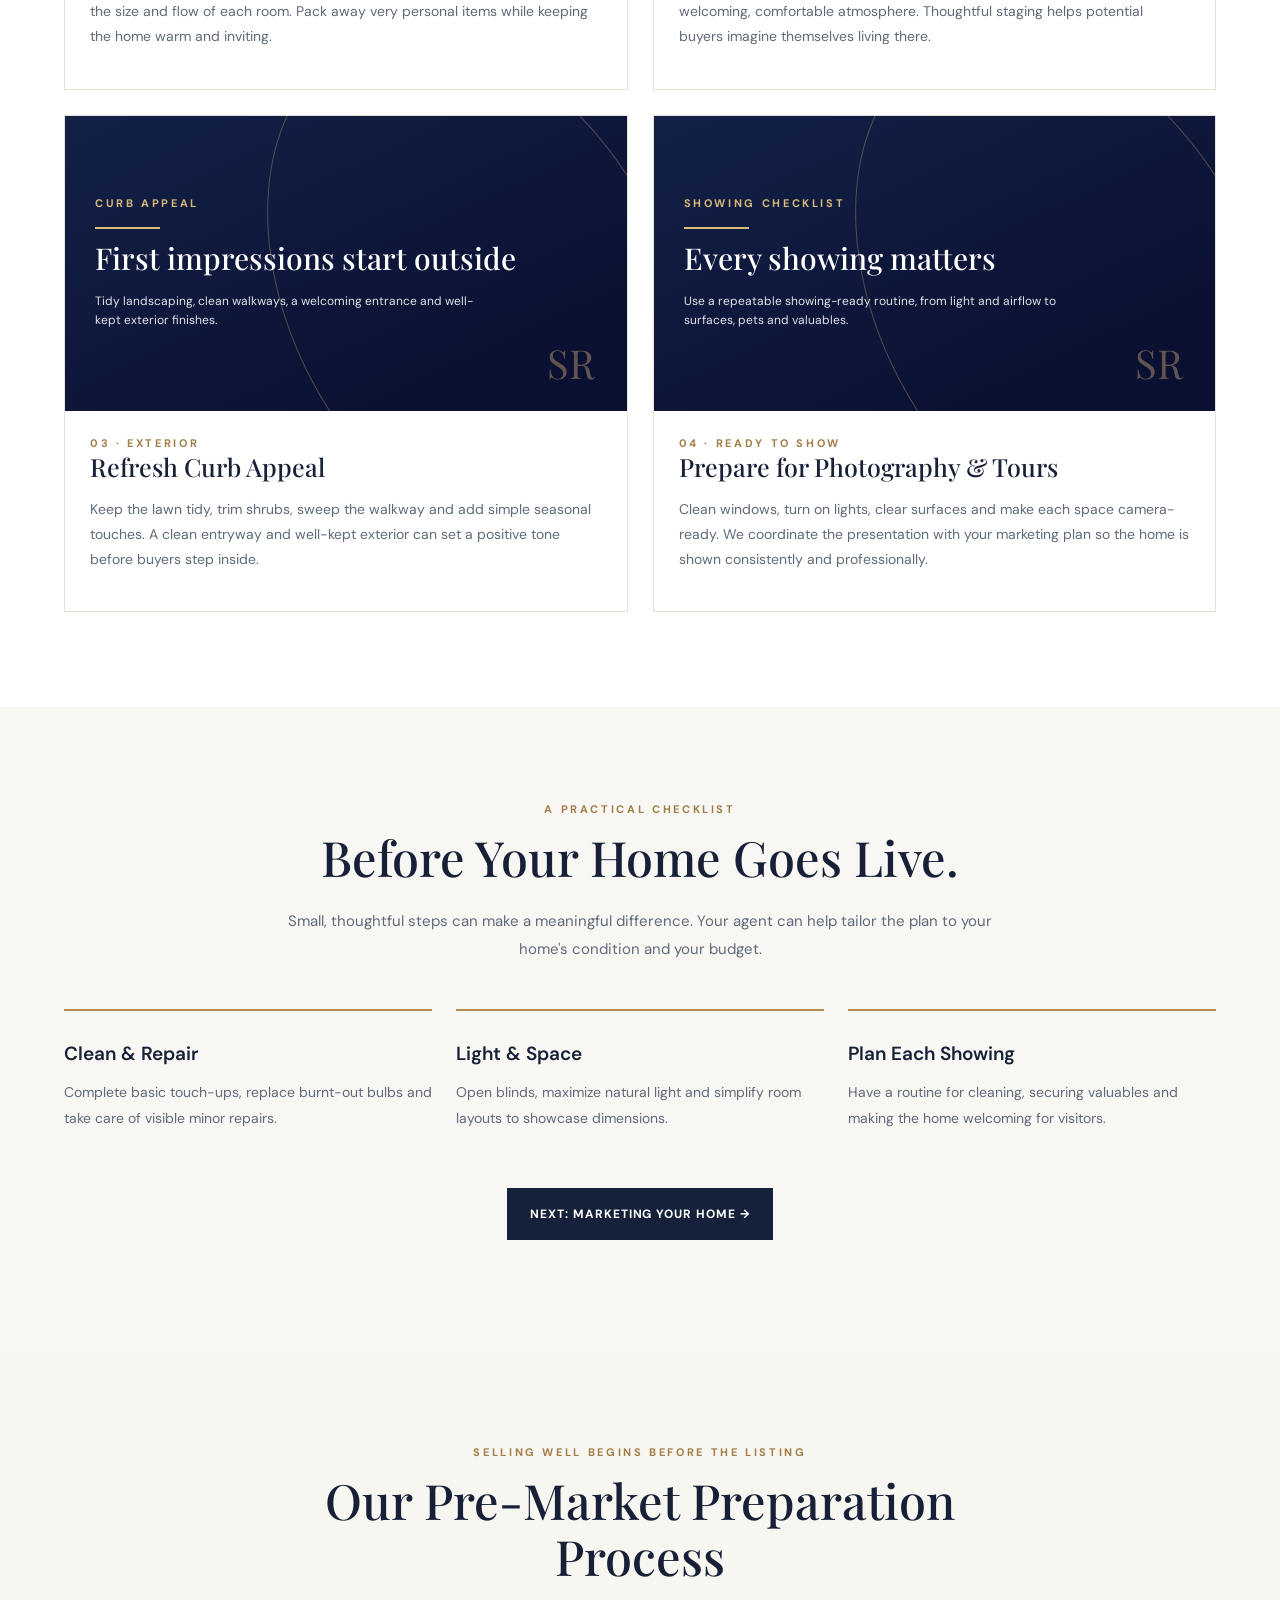
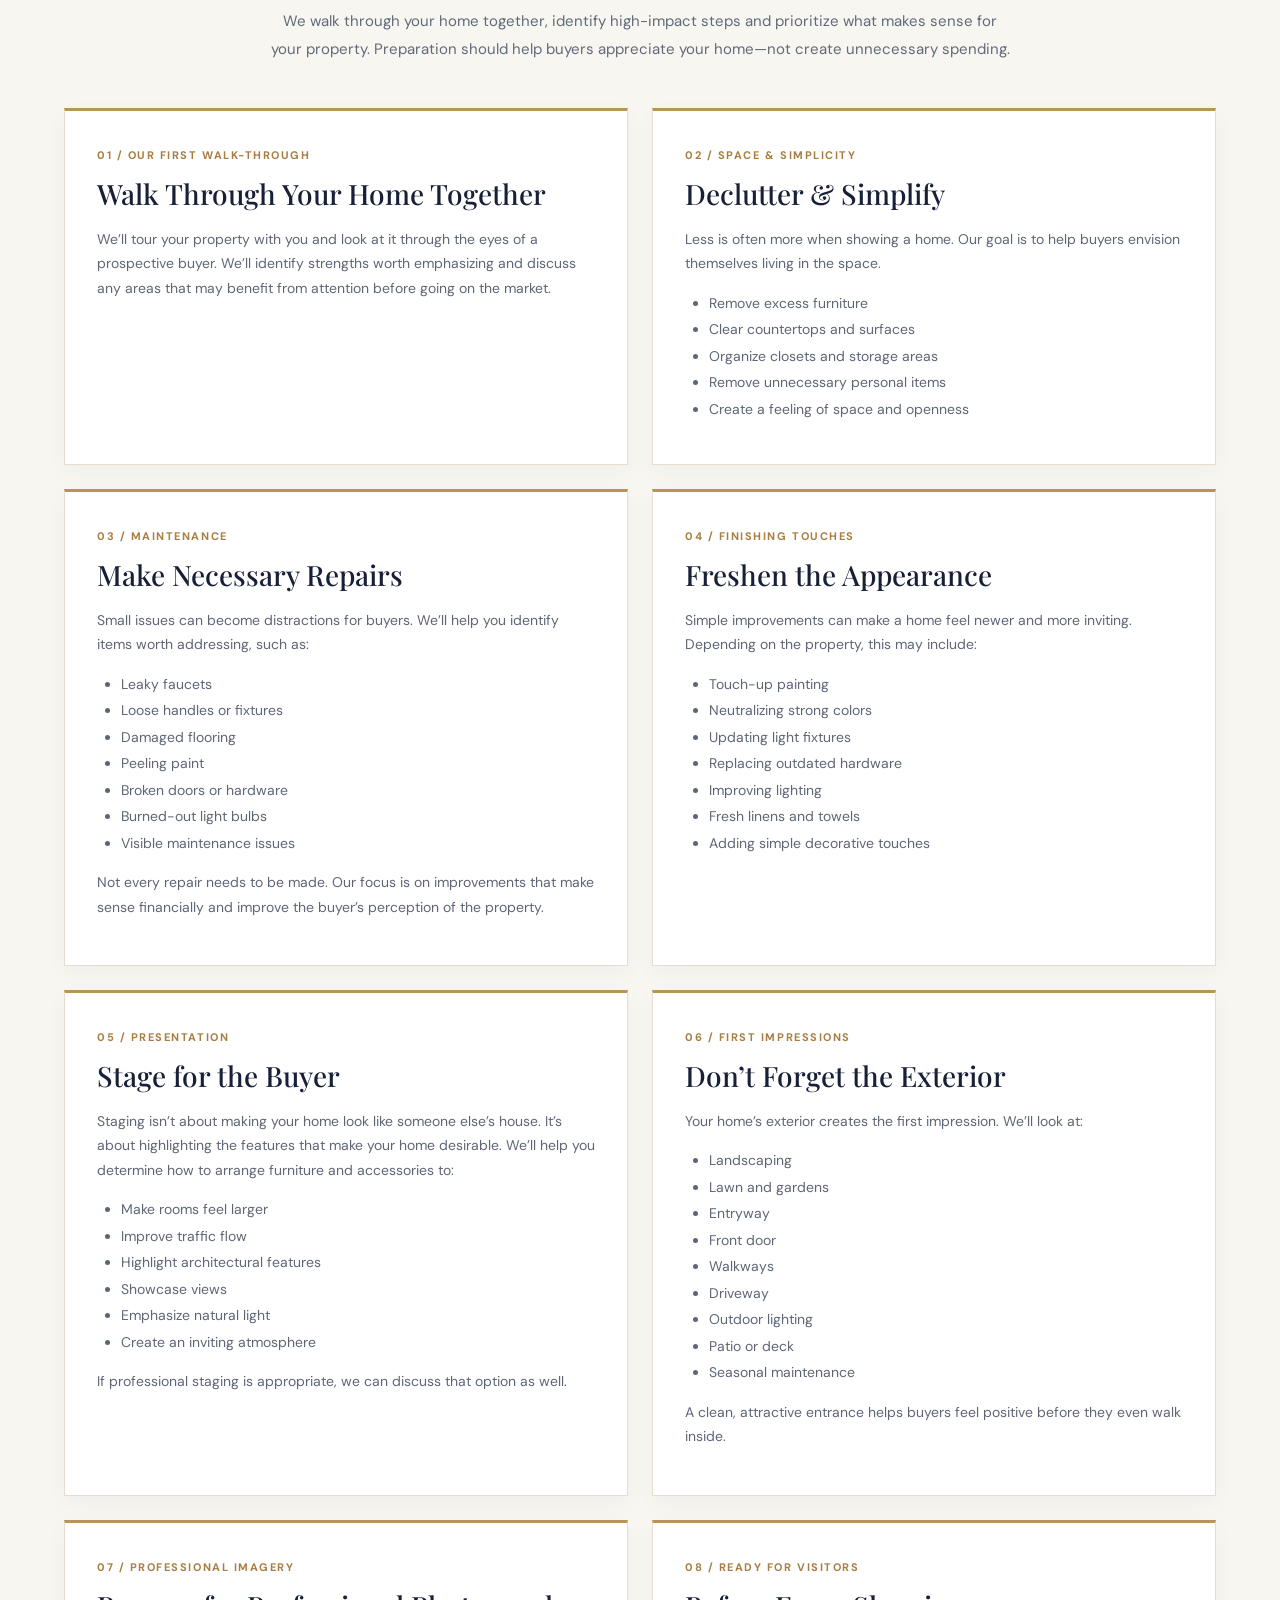
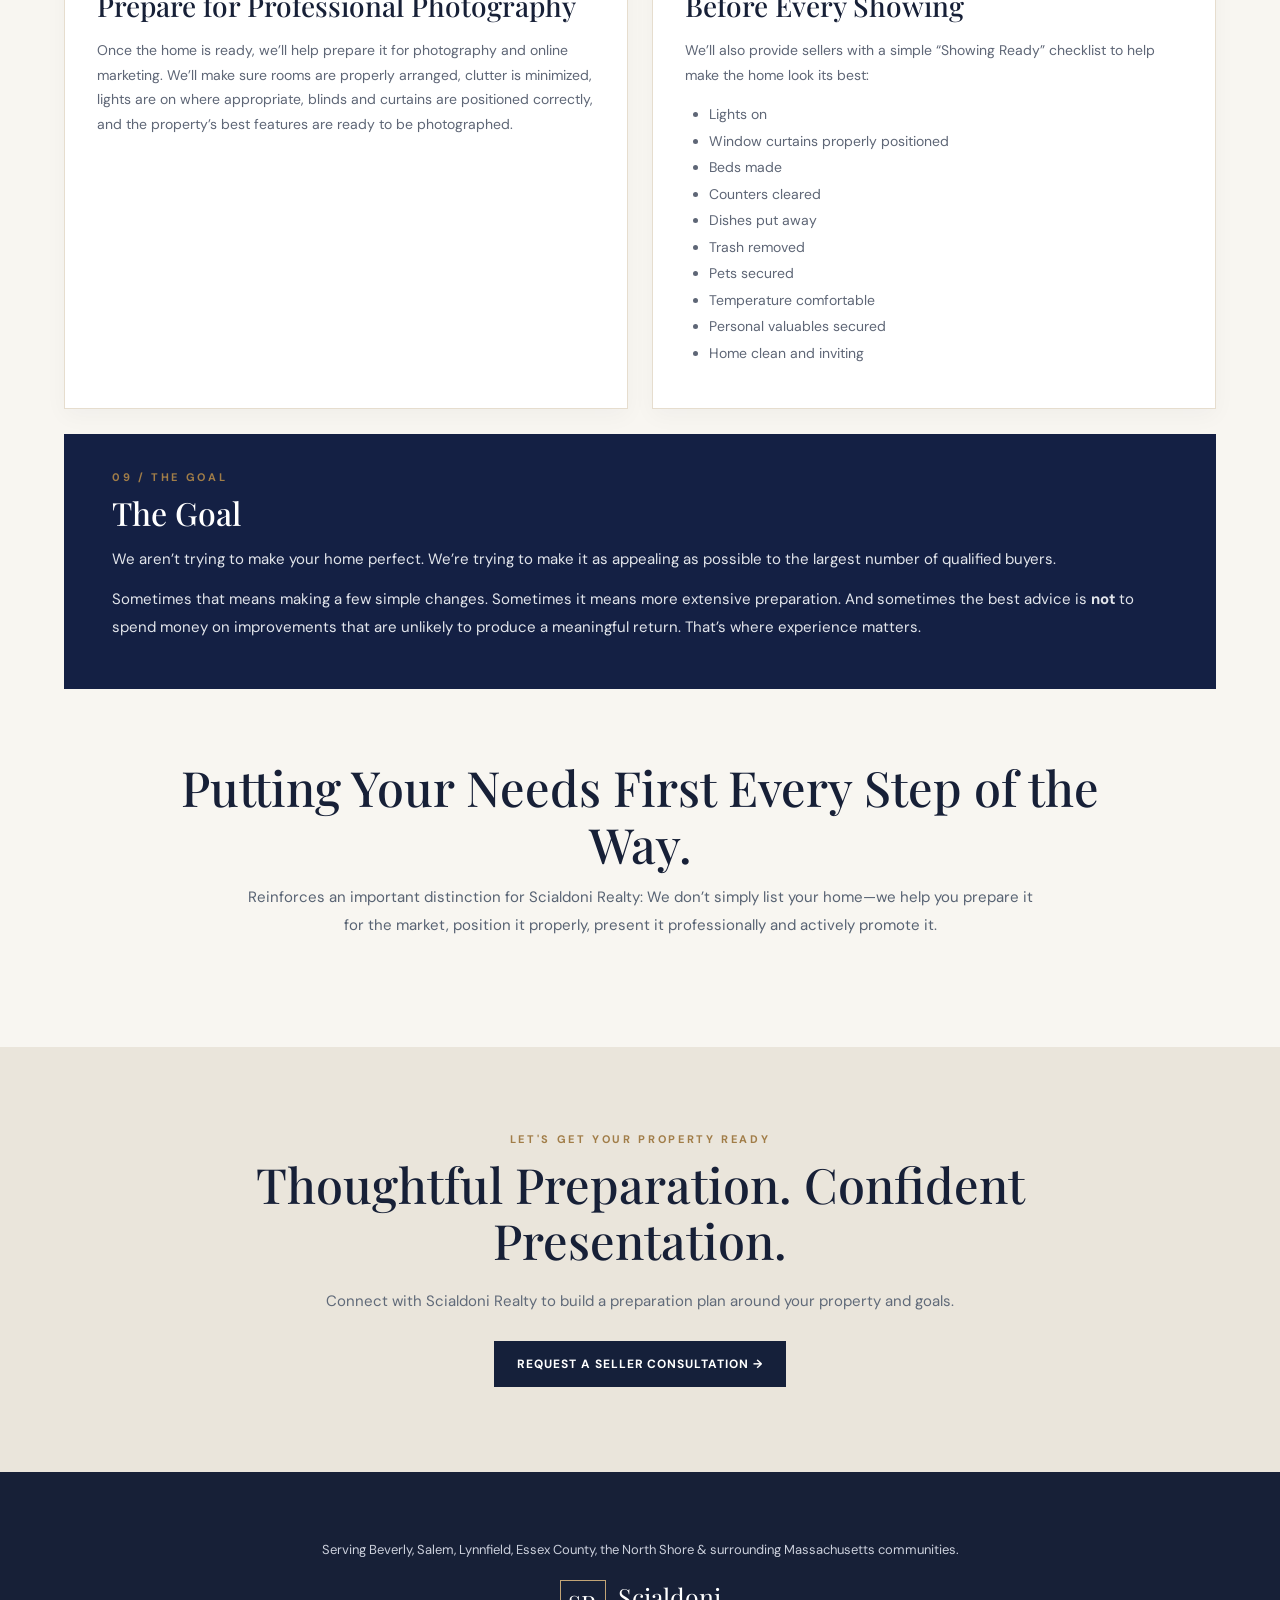
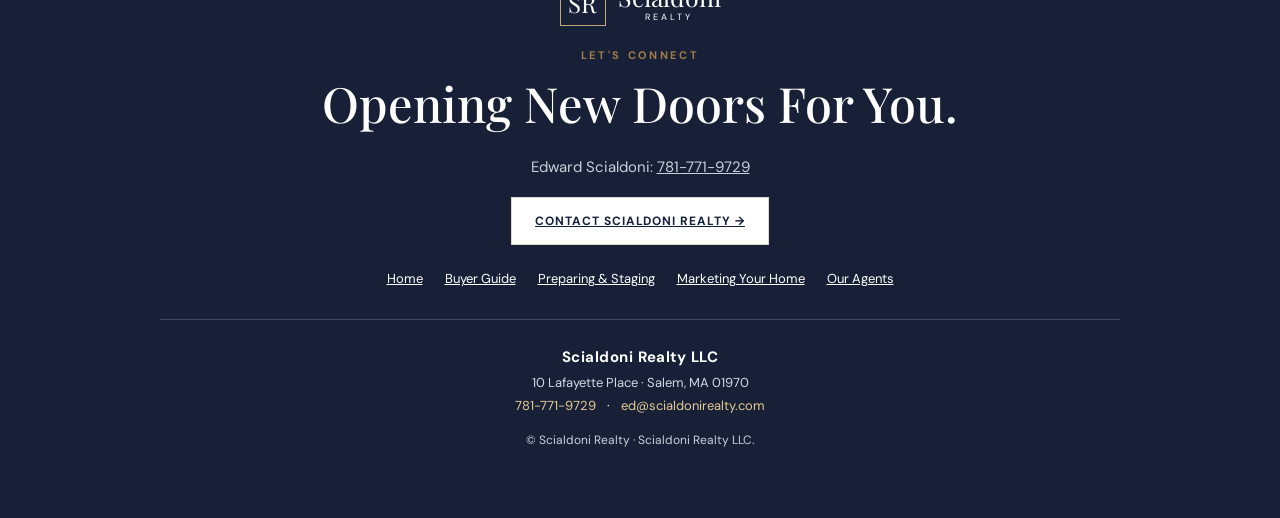
<file: staging.html>
<!DOCTYPE html>

<html lang="en"><head><meta charset="utf-8"/><meta content="width=device-width,initial-scale=1" name="viewport"/><meta content="Practical steps for preparing and staging your home for sale with Scialdoni Realty." name="description"/><title>Preparing &amp; Staging Your Home | Scialdoni Realty</title><link href="https://fonts.googleapis.com" rel="preconnect"/><link href="https://fonts.googleapis.com/css2?family=DM+Sans:wght@400;600;700&amp;family=Playfair+Display:wght@400;500&amp;display=swap" rel="stylesheet"/><link href="pages.css" rel="stylesheet"/><link href="site-v10.css" rel="stylesheet"/><link href="site-v11.css" rel="stylesheet"/><link href="site-v12.css" rel="stylesheet"/><meta content="Scialdoni Realty LLC" name="author"/></head>
<body><div class="topline">PERSONAL GUIDANCE · NORTH SHORE REAL ESTATE</div><header class="nav"><div class="navinner"><a class="logo" href="index.html"><span class="logo-mark">SR</span><span><b>Scialdoni</b><small>REALTY</small></span></a><nav aria-label="Main navigation" class="navlinks"><a href="index.html">HOME</a><a href="search.html">SEARCH</a><a href="buyer.html">BUY</a><a href="about.html">ABOUT US</a><div class="sell-nav"><a aria-current="page" class="sell-main-link" href="sell.html">SELL</a><button aria-expanded="false" aria-label="Open Sell pages" class="sell-toggle" type="button">▾</button><div class="sell-menu"><a href="staging.html">Preparing &amp; Staging Your Home</a><a href="sell.html">Marketing Your Home</a></div></div><a href="index.html#work">OUR WORK</a><a href="index.html#agents">OUR AGENTS</a><a href="index.html#contact">CONTACT</a></nav></div></header>
<main><section class="intro"><div class="wrap intro-grid"><div><div class="eyebrow">SELLER RESOURCES · STAGING YOUR HOME</div><h1>Preparing &amp; Staging Your Home for Success.</h1><p class="lead">Make your first impression count. Thoughtful preparation helps buyers connect with your property from the first photograph through the final showing.</p><p>Our team helps you focus on practical, high-impact improvements that present your home's strongest qualities without unnecessary spending.</p><a class="cta" href="index.html#contact">TALK ABOUT SELLING →</a></div><img alt="Classic New England colonial with a red front door and mature trees" src="colonial-staging-home.jpg"/></div></section>
<section class="section"><div class="wrap"><div class="subhead"><div class="eyebrow">YOUR HOME AT ITS BEST</div><h2>Make the Right First Impression.</h2><p>Every property is different. These preparation ideas help make spaces feel clean, inviting and move-in ready, while highlighting the features that make your home special.</p></div><div class="staging-gallery"><article><div aria-label="Decorative editorial panel about Make the room feel spacious" class="v11-editorial-photo" role="img"><div class="v11-editorial-kicker">STAGING ESSENTIALS</div><div class="v11-editorial-rule"></div><h3>Make the room feel spacious</h3><p>The best presentation highlights flow, comfort and natural light.</p><span class="v11-editorial-mark">SR</span></div><div><div class="eyebrow">01 · INTERIORS</div><h3>Declutter &amp; Simplify</h3><p>Clear counters, edit furniture and organize storage so buyers can appreciate the size and flow of each room. Pack away very personal items while keeping the home warm and inviting.</p></div></article><article><img alt="Thoughtfully arranged home interior" src="new-england-interior-2.jpg"/><div><div class="eyebrow">02 · THE DETAILS</div><h3>Stage for the Buyer</h3><p>Arrange furnishings to define each room, maximize natural light and create a welcoming, comfortable atmosphere. Thoughtful staging helps potential buyers imagine themselves living there.</p></div></article><article><div aria-label="Decorative editorial panel about First impressions start outside" class="v11-editorial-photo" role="img"><div class="v11-editorial-kicker">CURB APPEAL</div><div class="v11-editorial-rule"></div><h3>First impressions start outside</h3><p>Tidy landscaping, clean walkways, a welcoming entrance and well-kept exterior finishes.</p><span class="v11-editorial-mark">SR</span></div><div><div class="eyebrow">03 · EXTERIOR</div><h3>Refresh Curb Appeal</h3><p>Keep the lawn tidy, trim shrubs, sweep the walkway and add simple seasonal touches. A clean entryway and well-kept exterior can set a positive tone before buyers step inside.</p></div></article><article><div aria-label="Decorative editorial panel about Every showing matters" class="v11-editorial-photo" role="img"><div class="v11-editorial-kicker">SHOWING CHECKLIST</div><div class="v11-editorial-rule"></div><h3>Every showing matters</h3><p>Use a repeatable showing-ready routine, from light and airflow to surfaces, pets and valuables.</p><span class="v11-editorial-mark">SR</span></div><div><div class="eyebrow">04 · READY TO SHOW</div><h3>Prepare for Photography &amp; Tours</h3><p>Clean windows, turn on lights, clear surfaces and make each space camera-ready. We coordinate the presentation with your marketing plan so the home is shown consistently and professionally.</p></div></article></div></div></section>
<section class="section alt"><div class="wrap"><div class="subhead"><div class="eyebrow">A PRACTICAL CHECKLIST</div><h2>Before Your Home Goes Live.</h2><p>Small, thoughtful steps can make a meaningful difference. Your agent can help tailor the plan to your home's condition and your budget.</p></div><div class="mini-list"><article><h3>Clean &amp; Repair</h3><p>Complete basic touch-ups, replace burnt-out bulbs and take care of visible minor repairs.</p></article><article><h3>Light &amp; Space</h3><p>Open blinds, maximize natural light and simplify room layouts to showcase dimensions.</p></article><article><h3>Plan Each Showing</h3><p>Have a routine for cleaning, securing valuables and making the home welcoming for visitors.</p></article></div><p style="text-align:center;margin-top:42px"><a class="cta" href="sell.html">NEXT: MARKETING YOUR HOME →</a></p></div></section>
<section class="section v11-pre-market" id="pre-market"><div class="wrap"><div class="subhead"><div class="eyebrow">SELLING WELL BEGINS BEFORE THE LISTING</div><h2>Our Pre-Market Preparation Process</h2><p>We walk through your home together, identify high-impact steps and prioritize what makes sense for your property. Preparation should help buyers appreciate your home—not create unnecessary spending.</p></div>
<div class="v11-process-grid">
<article class="v11-process-card"><span>01 / OUR FIRST WALK-THROUGH</span><h3>Walk Through Your Home Together</h3><p>We’ll tour your property with you and look at it through the eyes of a prospective buyer. We’ll identify strengths worth emphasizing and discuss any areas that may benefit from attention before going on the market.</p></article>
<article class="v11-process-card"><span>02 / SPACE &amp; SIMPLICITY</span><h3>Declutter &amp; Simplify</h3><p>Less is often more when showing a home. Our goal is to help buyers envision themselves living in the space.</p><ul><li>Remove excess furniture</li><li>Clear countertops and surfaces</li><li>Organize closets and storage areas</li><li>Remove unnecessary personal items</li><li>Create a feeling of space and openness</li></ul></article>
<article class="v11-process-card"><span>03 / MAINTENANCE</span><h3>Make Necessary Repairs</h3><p>Small issues can become distractions for buyers. We’ll help you identify items worth addressing, such as:</p><ul><li>Leaky faucets</li><li>Loose handles or fixtures</li><li>Damaged flooring</li><li>Peeling paint</li><li>Broken doors or hardware</li><li>Burned-out light bulbs</li><li>Visible maintenance issues</li></ul><p>Not every repair needs to be made. Our focus is on improvements that make sense financially and improve the buyer’s perception of the property.</p></article>
<article class="v11-process-card"><span>04 / FINISHING TOUCHES</span><h3>Freshen the Appearance</h3><p>Simple improvements can make a home feel newer and more inviting. Depending on the property, this may include:</p><ul><li>Touch-up painting</li><li>Neutralizing strong colors</li><li>Updating light fixtures</li><li>Replacing outdated hardware</li><li>Improving lighting</li><li>Fresh linens and towels</li><li>Adding simple decorative touches</li></ul></article>
<article class="v11-process-card"><span>05 / PRESENTATION</span><h3>Stage for the Buyer</h3><p>Staging isn’t about making your home look like someone else’s house. It’s about highlighting the features that make your home desirable. We’ll help you determine how to arrange furniture and accessories to:</p><ul><li>Make rooms feel larger</li><li>Improve traffic flow</li><li>Highlight architectural features</li><li>Showcase views</li><li>Emphasize natural light</li><li>Create an inviting atmosphere</li></ul><p>If professional staging is appropriate, we can discuss that option as well.</p></article>
<article class="v11-process-card"><span>06 / FIRST IMPRESSIONS</span><h3>Don’t Forget the Exterior</h3><p>Your home’s exterior creates the first impression. We’ll look at:</p><ul><li>Landscaping</li><li>Lawn and gardens</li><li>Entryway</li><li>Front door</li><li>Walkways</li><li>Driveway</li><li>Outdoor lighting</li><li>Patio or deck</li><li>Seasonal maintenance</li></ul><p>A clean, attractive entrance helps buyers feel positive before they even walk inside.</p></article>
<article class="v11-process-card"><span>07 / PROFESSIONAL IMAGERY</span><h3>Prepare for Professional Photography</h3><p>Once the home is ready, we’ll help prepare it for photography and online marketing. We’ll make sure rooms are properly arranged, clutter is minimized, lights are on where appropriate, blinds and curtains are positioned correctly, and the property’s best features are ready to be photographed.</p></article>
<article class="v11-process-card"><span>08 / READY FOR VISITORS</span><h3>Before Every Showing</h3><p>We’ll also provide sellers with a simple “Showing Ready” checklist to help make the home look its best:</p><ul><li>Lights on</li><li>Window curtains properly positioned</li><li>Beds made</li><li>Counters cleared</li><li>Dishes put away</li><li>Trash removed</li><li>Pets secured</li><li>Temperature comfortable</li><li>Personal valuables secured</li><li>Home clean and inviting</li></ul></article>
</div>
<div class="v11-process-goal"><div class="eyebrow">09 / THE GOAL</div><h3>The Goal</h3><p>We aren’t trying to make your home perfect. We’re trying to make it as appealing as possible to the largest number of qualified buyers.</p><p>Sometimes that means making a few simple changes. Sometimes it means more extensive preparation. And sometimes the best advice is <strong>not</strong> to spend money on improvements that are unlikely to produce a meaningful return. That’s where experience matters.</p></div>
<div class="v11-process-tagline"><h2>Putting Your Needs First Every Step of the Way.</h2><p>Reinforces an important distinction for Scialdoni Realty: We don’t simply list your home—we help you prepare it for the market, position it properly, present it professionally and actively promote it.</p></div>
</div></section><section class="statement"><div class="wrap"><div class="eyebrow">LET'S GET YOUR PROPERTY READY</div><h2>Thoughtful Preparation. Confident Presentation.</h2><p>Connect with Scialdoni Realty to build a preparation plan around your property and goals.</p><a class="cta" href="https://calendly.com/escialdoni/30min" rel="noopener noreferrer" target="_blank">REQUEST A SELLER CONSULTATION →</a></div></section></main>
<footer class="footer"><p class="v9-footer-service">Serving Beverly, Salem, Lynnfield, Essex County, the North Shore &amp; surrounding Massachusetts communities.</p><div class="v9-footer-brand"><span class="v9-footer-mark">SR</span><span><b>Scialdoni</b><small>REALTY</small></span></div><div class="eyebrow">LET'S CONNECT</div><h2>Opening New Doors For You.</h2><p>Edward Scialdoni: <a href="tel:+17817719729">781-771-9729</a></p><a class="cta light" href="index.html#contact">CONTACT SCIALDONI REALTY →</a><div class="footer-links"><a href="index.html">Home</a><a href="buyer.html">Buyer Guide</a><a href="staging.html">Preparing &amp; Staging</a><a href="sell.html">Marketing Your Home</a><a href="index.html#agents">Our Agents</a></div><div aria-label="Brokerage information" class="v12-brokerage-info"><strong>Scialdoni Realty LLC</strong><address>10 Lafayette Place · Salem, MA 01970</address><div class="v12-brokerage-links"><a href="tel:+17817719729">781-771-9729</a><span aria-hidden="true">·</span><a href="mailto:ed@scialdonirealty.com">ed@scialdonirealty.com</a></div></div><p style="font-size:12px">© Scialdoni Realty · Scialdoni Realty LLC.</p></footer><script defer="" src="site-v11.js"></script></body></html>
</file>
<file: site-v10.css>
/* Scialdoni Realty v9: responsive navigation, original-size photography, editorial panels */
:root{--v9-navy:#10183e;--v9-gold:#b99457;--v9-line:#e6e0d6}
html{scroll-padding-top:105px}
.location-collections{background:#f8f6f2}
.location-layout{display:grid;grid-template-columns:minmax(0,1.12fr) minmax(0,1fr);gap:38px;align-items:stretch}
.multifamily-feature{position:relative;min-height:445px;display:block;overflow:hidden;background:#e9e5dd;box-shadow:0 16px 42px #10183019}
.multifamily-feature img{width:100%;height:100%;min-height:445px;position:absolute;inset:0;object-fit:cover;object-position:center 45%;transition:transform .45s ease}
.multifamily-feature:hover img{transform:scale(1.025)}
.multifamily-feature::after{content:'';position:absolute;inset:0;background:linear-gradient(transparent 40%,rgba(5,13,43,.85))}
.multifamily-copy{position:absolute;bottom:0;left:0;right:0;padding:34px 38px;color:white;z-index:1}
.multifamily-copy .mini-eyebrow{font-size:11px;letter-spacing:.19em;color:#ead6ab;font-weight:700}
.multifamily-copy h3{font:500 clamp(28px,3vw,39px)/1.12 'Playfair Display',Georgia,serif;color:white;margin:12px 0}
.multifamily-copy p{font-size:14px;line-height:1.6;max-width:390px;color:#f3f1ea;margin-bottom:0}
.communities-panel{background:#fff;border:1px solid var(--v9-line);padding:39px 37px;display:flex;flex-direction:column;justify-content:center}
.communities-panel h3{font:500 33px/1.2 'Playfair Display',Georgia,serif;color:#10183e;margin:8px 0 14px}
.communities-panel>p{color:#626978;line-height:1.8;font-size:14px;margin:0 0 22px}
.city-links{display:flex;flex-wrap:wrap;gap:9px}
.city-links a{display:inline-flex;border:1px solid #e2d9c7;padding:10px 14px;font-weight:700;font-size:12px;letter-spacing:.015em;background:#fbfaf8;color:#263050;transition:background .2s,border-color .2s}
.city-links a:hover,.city-links a:focus-visible{background:#f0e6d4;border-color:#c2a36c}
.community-subnote{border-top:1px solid #eee8df;margin-top:26px;padding-top:17px;font-size:12px!important;color:#747987}
/* External photos fill their frames; avoid contain/letterboxing from earlier builds */
.listing .photo{background-size:cover!important;background-position:center!important;background-color:#e9e5dc}
.category{background-size:cover!important;background-repeat:no-repeat;background-position:center!important}
.split img,.section-grid img,.intro img{object-fit:cover}
#buyers .split img{height:475px;object-fit:cover;object-position:center 53%}
.coastal-category{background-position:center 54%!important}
.house-vertical{object-position:50% 56%!important}
.area-region{border-top:3px solid #b99457}
.area-region h3{line-height:1.2}
.area-region p{overflow-wrap:break-word}
.sell-nav{position:relative;display:flex;align-items:center;gap:1px}
.sell-main-link{white-space:nowrap}
.sell-toggle{font:700 12px/1 inherit;color:inherit;background:none;border:0;cursor:pointer;padding:9px 5px;line-height:1}
.sell-menu{display:none;position:absolute;top:calc(100% + 20px);left:-24px;width:290px;background:white;box-shadow:0 14px 34px #0b153226;border:1px solid #e9e2d6;padding:9px;z-index:35}
.sell-nav:hover .sell-menu,.sell-nav:focus-within .sell-menu,.sell-nav.open .sell-menu{display:block}
.sell-menu a{display:block!important;padding:14px 15px!important;color:#162142!important;font-size:12px!important;font-weight:700!important;letter-spacing:0!important;line-height:1.5}
.sell-menu a:hover,.sell-menu a:focus-visible{background:#f5f0e7;color:#81622f!important}
.navlinks .sell-nav{font-size:12px;font-weight:700}
.navlinks .sell-menu{top:100%}
.navlinks .sell-menu a{line-height:1.5}
.sell-link-card{display:block;padding:30px;border:1px solid #e6dfd4;background:#fff}
.sell-link-card strong{font-family:'Playfair Display',Georgia,serif;font-size:25px;font-weight:500;color:#172037;display:block;margin:12px 0}
.sell-link-card p{font-size:14px;line-height:1.7}
.sell-link-card:hover{box-shadow:0 14px 32px #111b3420;transform:translateY(-2px)}
.sell-link-grid{display:grid;grid-template-columns:repeat(2,minmax(0,1fr));gap:25px;margin-top:25px}
.sell-link-card img{width:100%;height:250px;object-fit:cover;display:block}
.sell-link-card .link-arrow{font-size:12px;font-weight:700;letter-spacing:.08em;color:#80612c}
.staging-gallery{display:grid;grid-template-columns:repeat(2,minmax(0,1fr));gap:25px}
.staging-gallery article{background:white;border:1px solid #e7e1d8;overflow:hidden}
.staging-gallery img{width:100%;height:295px;display:block;object-fit:cover;object-position:center}
.staging-gallery article>div{padding:25px}
.staging-gallery h3{font:500 25px 'Playfair Display',Georgia,serif;margin:0 0 10px}
.staging-gallery p{font-size:14px;line-height:1.8;color:#606a79}
.staging-gallery .photo-vertical{object-position:center 65%}
.review-stage{position:relative}
.review-slide{animation:reviewFade .2s ease}
@keyframes reviewFade{from{opacity:.65}to{opacity:1}}
.review-slide small{display:block;margin-top:22px;letter-spacing:.03em}
.review-controls{margin-top:22px}
.review-controls>button:hover{background:#10183e;color:white;border-color:#10183e}
.review-dots button{cursor:pointer}
.profile-link{display:inline-flex;align-items:center;gap:8px;margin-top:12px;font-size:12px;font-weight:700;color:#10183e;letter-spacing:.06em}
.agent .detail a.profile-link:hover{text-decoration:underline;color:#a17a31}
.contact-phone strong{color:#172037}
.search-landing .search-control{background:white;border:1px solid #e6e0d6;padding:25px}
.search-landing .search-control select{width:100%;padding:13px 14px;margin-top:8px;border:1px solid #e1ded7;background:white}
.search-landing .search-grid{display:grid;grid-template-columns:repeat(3,1fr);gap:18px}
.search-landing .search-control label{font-size:12px;font-weight:700;color:#172037}
.search-landing .status-panel{margin-top:29px;padding:32px;background:#f4f1e9;border-left:4px solid #b99457}
.search-landing .status-panel h2{font-size:30px;margin-top:0}
.search-landing .status-panel p{color:#626978;line-height:1.8}
.search-landing .search-list{margin-top:24px;padding:25px;background:white;border:1px solid #eee8df}
.search-landing .search-list h3{font-size:25px;margin-top:0}
.search-landing .city-pills{display:flex;gap:8px;flex-wrap:wrap}
.search-landing .city-pills span{background:#f6f3ed;border:1px solid #e8dfcd;padding:8px 12px;font-size:12px;color:#35405d}
.search-landing .search-title{padding:75px 0 40px}
/* small screen navigation */
@media(max-width:1080px){.links{gap:16px}.navlinks{gap:14px}}
@media(max-width:850px){.location-layout{grid-template-columns:1fr}.multifamily-feature,.multifamily-feature img{min-height:370px}.navlinks .sell-nav{align-self:stretch}.navlinks .sell-menu{position:static;box-shadow:none;width:100%;border:0;border-left:2px solid #b99457}.sell-menu{top:100%}}
@media(max-width:850px){.links .sell-nav{width:100%;justify-content:center}.links .sell-menu{position:static;top:auto;left:auto;width:100%;box-shadow:none;border:0;border-top:1px solid #eee;margin-top:7px}.links .sell-nav.open{flex-wrap:wrap}.navlinks{gap:12px}}
@media(max-width:700px){.staging-gallery,.sell-link-grid,.search-landing .search-grid{grid-template-columns:1fr}.staging-gallery img{height:250px}}
@media(max-width:550px){.communities-panel{padding:26px}.multifamily-copy{padding:27px}.location-collections .section-head{margin-bottom:28px}#buyers .split img{height:340px}}

/* Agent profile full-site navigation */
.profile a[href^="tel:"]{font-weight:700;color:#81622f}
@media(max-width:850px){.navlinks .sell-nav{display:flex;flex-wrap:wrap;align-items:center}.navlinks .sell-menu{width:100%}}
@media(max-width:900px){.area-list{grid-template-columns:1fr!important}}

.v9-footer-brand{display:flex;justify-content:center;align-items:center;gap:12px;color:#fff;margin:0 auto 22px}.v9-footer-mark{width:46px;height:46px;border:1px solid #c2a476;display:grid;place-items:center;font:24px 'Playfair Display',Georgia,serif}.v9-footer-brand b{display:block;font:25px 'Playfair Display',Georgia,serif;line-height:1.1}.v9-footer-brand small{display:block;letter-spacing:.34em;font-size:9px}.footer .v9-footer-service{max-width:680px;margin:12px auto 18px;color:#ccd0dc;font-size:13px;line-height:1.75}

.review-slide small a{color:#84652e;text-decoration:underline;text-underline-offset:3px}
.sell-toggle{font-family:inherit;font-size:12px;font-weight:700}

/* Version 10: approved source photography and usable consultation call-to-actions. */
#explore .tab:focus-visible,#explore .btn:focus-visible{outline:3px solid #d6b56c;outline-offset:2px}
#explore .search-body #search-action-btn{min-width:190px}
.v10-call{display:inline-flex;margin:12px 0 8px;line-height:1.5;text-decoration:none!important}
.v10-contact-link{display:block;text-decoration:underline;margin-top:15px;color:#203663;font-weight:700;font-size:14px}
.v10-property{background:#f8f5ef;padding:14px;font-size:14px;overflow-wrap:anywhere}
/* Keep the house left and ocean to the right in the original user photo visible on the buyer page. */
.intro-grid img.coastal-ocean-photo{object-fit:cover;object-position:center center}
@media(max-width:550px){#explore .search-body #search-action-btn{width:100%}}
</file>
<file: site-v11.css>
/* Scialdoni Realty V11 — Ed's portfolio and preparation updates, editorial replacement panels. */
html{scroll-padding-top:110px}
.v11-editorial-photo{background:linear-gradient(155deg,#132147,#0a1032 84%);color:#fff;min-height:410px;height:420px;border-radius:4px;display:flex;flex-direction:column;justify-content:center;align-items:flex-start;padding:clamp(27px,4.5vw,58px);position:relative;overflow:hidden;isolation:isolate}
.intro-grid>.v11-editorial-photo{height:520px}
.v11-editorial-photo:before{content:"";position:absolute;z-index:-1;inset:-100px -40px -160px 40%;transform:rotate(-28deg);border:1px solid #e2bb7655;border-radius:50%}
.v11-editorial-kicker{font-size:11px;letter-spacing:.24em;font-weight:700;color:#d7b978;text-transform:uppercase}
.v11-editorial-rule{width:65px;height:2px;background:#d7b978;margin:30px 0 20px}
.v11-editorial-photo h3{font:500 clamp(28px,3.2vw,44px)/1.18 'Playfair Display',Georgia,serif;color:#fff;margin:0 0 16px;max-width:440px}
.v11-editorial-photo p{color:#e2e4ea;font-size:15px;line-height:1.85;max-width:380px;margin:0}
.v11-editorial-mark{position:absolute;right:32px;bottom:22px;font:40px 'Playfair Display',Georgia,serif;color:#e4bc7766}
.staging-gallery .v11-editorial-photo{height:295px;min-height:295px;border-radius:0;padding:30px}
.staging-gallery .v11-editorial-photo h3{font-size:30px}
.staging-gallery .v11-editorial-photo p{font-size:12px;line-height:1.6}
.staging-gallery .v11-editorial-rule{margin:17px 0 12px}
.v11-principle{background:#0d1637;color:#fff;text-align:center;padding:75px 0}
.v11-principle h2{max-width:930px;margin:15px auto 15px;color:white}
.v11-principle p{max-width:790px;color:#e0e3ea;margin:0 auto 25px}
.v11-principle .cta.light{border:1px solid #d4ae69;background:#d4ae69;color:#101838}
.v11-balanced{text-transform:uppercase;letter-spacing:.2em;color:#9b763b!important;font-weight:700;font-size:13px!important;margin-bottom:4px!important}
.v11-pre-market{background:#f8f6f1}
.v11-process-grid{display:grid;grid-template-columns:repeat(2,minmax(0,1fr));gap:24px;margin-top:30px}
.v11-process-card{padding:32px;background:white;border:1px solid #e6ddce;box-shadow:0 7px 22px #10183009;border-top:3px solid #b99457}
.v11-process-card>span{font-size:11px;letter-spacing:.14em;color:#a77d42;font-weight:700}
.v11-process-card h3{font:500 28px/1.23 'Playfair Display',Georgia,serif;margin:13px 0 15px;color:#172037}
.v11-process-card p,.v11-process-card li{font-size:14px;line-height:1.75;color:#5e6676}
.v11-process-card ul{padding-left:24px;margin:10px 0}
.v11-process-card li{padding:1px 0}
.v11-process-goal{margin-top:25px;padding:36px 48px;background:#142044;color:white}
.v11-process-goal h3{color:#fff;font:500 32px 'Playfair Display',Georgia,serif;margin:7px 0}
.v11-process-goal p{color:#e2e5eb;font-size:15px;margin:12px 0}
.v11-process-tagline{text-align:center;padding:70px 22px 12px}
.v11-process-tagline h2{margin:0 auto 12px;max-width:960px}
.v11-process-tagline p{max-width:790px;margin:0 auto;color:#586373}
.v11-brookview-banner{background:#0a1030;border-radius:5px;color:#fff;max-width:1180px;margin:0 auto 36px;padding:35px 42px 24px;box-shadow:0 16px 37px #161c3540}
.v11-brookview-kicker{font-size:11px;font-weight:700;letter-spacing:.23em;color:#d9b575}
.v11-brookview-head{display:flex;align-items:center;justify-content:space-between;gap:20px;flex-wrap:wrap;margin:8px 0 27px}
.v11-brookview-head h3{font:500 34px 'Playfair Display',Georgia,serif;color:#fff;margin:0}
.v11-brookview-action{border:1px solid #d8ba7d;background:#d8ba7d;color:#101735!important;font-weight:700;letter-spacing:.03em;font-size:12px;padding:14px 18px}
.v11-brookview-action:hover{background:white;border-color:white}
.v11-brookview-specs{display:grid;grid-template-columns:repeat(6,minmax(0,1fr));border-top:1px solid #ffffff36;border-bottom:1px solid #ffffff36}
.v11-brookview-specs>div{padding:19px 12px;border-right:1px solid #ffffff30}
.v11-brookview-specs>div:first-child{padding-left:0}
.v11-brookview-specs>div:last-child{border-right:0}
.v11-brookview-specs b{display:block;color:#fff;font-size:clamp(19px,2vw,25px);font-weight:600;margin-bottom:8px}
.v11-brookview-specs span{font-size:10px;color:#d6c39e;letter-spacing:.11em;font-weight:600}
.v11-brookview-disclaimer{margin:18px 0 0!important;font-size:11px!important;line-height:1.8;color:#bcc3d8!important}
.v11-work-intro{max-width:760px!important;margin:13px auto 0!important;font-size:14px!important}
.v11-render-link{display:grid;place-items:center;background:#0c1539;color:#ecd29e;min-height:112px;padding:12px;text-align:center;font-size:12px;font-weight:700;letter-spacing:.04em}
.v11-concept-display{min-height:295px;background:linear-gradient(145deg,#121f44,#26395b);display:flex;justify-content:center;align-items:center;flex-direction:column;text-align:center;padding:30px;color:white}
.v11-concept-display strong{font:500 53px 'Playfair Display',Georgia,serif;color:white;margin:12px 0}
.v11-concept-display span{font-size:12px;letter-spacing:.04em;color:#e4e4ea}
.review-feedback-label{font-size:11px;letter-spacing:.16em;color:#aa8548;font-weight:700;padding:16px 0 7px}
.review-slide .review-feedback-label+h3{margin-top:15px}
.v11-bio-copy{min-width:0;max-width:790px}
.profile .v11-bio-copy h1{font:clamp(42px,4vw,60px)/1.12 'Playfair Display',Georgia,serif;color:#121936;margin:14px 0}
.profile .v11-bio-copy h2{font:500 clamp(25px,2.6vw,36px)/1.25 'Playfair Display',Georgia,serif;color:#283454;margin:14px 0 22px}
.profile .v11-bio-copy h3{font:500 29px/1.25 'Playfair Display',Georgia,serif;color:#162140;margin:37px 0 12px;border-top:1px solid #dedbd4;padding-top:20px}
.profile .v11-bio-copy p{font-size:15px;line-height:1.85;color:#596374;margin:12px 0}
.v11-bio-copy blockquote{background:#f4f1e9;border-left:4px solid #ba985c;padding:25px 30px;margin:25px 0;color:#17213e;font:500 24px/1.5 'Playfair Display',Georgia,serif}
.v11-bio-columns{display:grid;grid-template-columns:1fr 1fr;gap:18px}
.v11-bio-columns>div{border:1px solid #e6e0d3;background:#fbfaf7;padding:20px}
.v11-bio-columns h4{color:#192542;margin:0;font-size:17px}
.v11-bio-contact{border-top:2px solid #b99457;padding-top:20px;margin-top:30px}
.v11-bio-copy .v11-bio-contact a.cta{color:white!important}
.v11-bio-copy .v11-bio-contact p a{font-weight:700;color:#85662c}
@media(max-width:1050px){.v11-brookview-specs{grid-template-columns:repeat(3,minmax(0,1fr))}.v11-brookview-specs>div:nth-child(3){border-right:0}.v11-brookview-specs>div:nth-child(n+4){border-top:1px solid #ffffff30}}
@media(max-width:750px){.v11-process-grid,.v11-bio-columns{grid-template-columns:1fr}.v11-process-card{padding:25px}.v11-process-goal{padding:28px}.v11-brookview-banner{padding:28px 21px}.v11-brookview-specs{grid-template-columns:repeat(2,minmax(0,1fr))}.v11-brookview-specs>div:nth-child(3){border-right:1px solid #ffffff30}.v11-brookview-specs>div:nth-child(even){border-right:0}.v11-brookview-specs>div:nth-child(n+3){border-top:1px solid #ffffff30}.v11-brookview-head h3{font-size:29px}.v11-editorial-photo,.intro-grid>.v11-editorial-photo{height:340px;min-height:340px}}
.v11-brookview-description{font-size:14px!important;line-height:1.85;color:#e5e8f0!important;max-width:1020px;margin:0 0 23px!important}
</file>
<file: site-v12.css>
/* V12: preserve approved design; repair actual property imagery and add brokerage disclosure. */
/* The portrait farmhouse photograph now uses a real image element instead of a CSS-only background. */
.listing .photo.v12-photo{position:relative;overflow:hidden;background:#e9e5dc}
.listing .photo.v12-photo>img{display:block;width:100%;height:100%;object-fit:cover;object-position:50% 56%}
.listing .photo.v12-photo>.tag{z-index:1}
/* Consistent full-size renderings for designs 01–05, plus clickable true photo thumbnails. */
#work .work-home>img{display:block;width:100%;aspect-ratio:16/9;object-fit:cover;object-position:center;background:#eae8e0}
#work .work-trio img{display:block;width:100%;height:112px;object-fit:contain;background:#f3f1eb;margin-bottom:7px}
#work .work-trio a:first-child img{object-fit:cover;background:#e9e5db}
#work .work-trio a:hover img{outline:2px solid #b99457;outline-offset:-2px}
/* Ed's preference: fully intact project information beneath the site plan. */
#work .v11-brookview-banner.v12-after-plan{margin:26px auto 20px;max-width:none}
/* Contact details on each individual page with quiet, legible footer formatting. */
.v12-brokerage-info{border-top:1px solid #ffffff30;max-width:960px;margin:32px auto 8px;padding:23px 12px 0;text-align:center;color:#fff;font-family:'DM Sans',Arial,sans-serif;line-height:1.75}
.v12-brokerage-info strong{font-size:15px;color:#fff;letter-spacing:.03em}
.v12-brokerage-info address{font-size:13px;color:#d3d8e3;font-style:normal;line-height:1.8}
.v12-brokerage-links{display:flex;align-items:center;justify-content:center;gap:11px;flex-wrap:wrap;font-size:13px}
.v12-brokerage-links a{color:#e6cb93;text-decoration:none}
.v12-brokerage-links a:hover{text-decoration:underline}
.v12-office-contact{border-left:3px solid #d6b56c;background:#f7f5f0;padding:17px 22px;margin:24px 0 0}
.v12-office-contact strong{font-size:17px;color:#172037}
.v12-office-contact address{font-style:normal;color:#5c6678;font-size:14px;line-height:1.7;margin:8px 0}
.v12-office-contact p{font-size:14px;margin:8px 0 0;line-height:1.8}
.v12-office-contact a{color:#213964;text-decoration:underline}
.v12-booking-note{font-size:13px;color:#6a7381;line-height:1.6}
@media(max-width:750px){#work .work-home>img{aspect-ratio:16/10}#work .work-trio img{height:90px}.v12-brokerage-links{gap:7px}}
</file>
<file: site-v14.css>
/* Scialdoni Realty V14: property search only. All existing website styles are preserved. */
:root{--v14-navy:#182648;--v14-gold:#d4b16e;--v14-cream:#f8f6f1}
.v14-discovery-label{display:flex;align-items:center;gap:9px;font:700 11px/1.4 'DM Sans',Arial,sans-serif;letter-spacing:.20em;color:#97733d}
.v14-live-dot{display:inline-block;width:8px;height:8px;flex:none;background:#6b9469;border-radius:50%;box-shadow:0 0 0 4px #6b94691a}
/* A clear pathway to the real, editable MLS search replaces V13's read-only faux input. */
#explore.v14-search-discovery{width:min(1220px,92%);margin:-18px auto 0;position:relative;z-index:2;border:1px solid #e9e1d4;background:#fff;box-shadow:0 20px 55px #17203716;display:flex;gap:32px;align-items:center;justify-content:space-between;padding:36px 44px}
#explore.v14-search-discovery .v14-discovery-copy{min-width:0}
#explore.v14-search-discovery h2{font:500 clamp(29px,3.3vw,42px)/1.18 'Playfair Display',Georgia,serif;color:var(--v14-navy);margin:11px 0 7px}
#explore.v14-search-discovery p{font-size:14px;line-height:1.7;color:#697183;margin:0;max-width:590px}
#explore.v14-search-discovery .v14-discovery-actions{display:flex;flex-direction:column;align-items:stretch;gap:13px;flex-shrink:0}
#explore.v14-search-discovery .v14-discovery-actions .btn{white-space:nowrap;min-width:238px;justify-content:center;text-align:center;display:inline-flex;align-items:center;gap:12px;text-decoration:none}
#explore.v14-search-discovery .v14-valuation-link{color:#263557;font-size:12px;line-height:1.4;text-align:center;letter-spacing:.025em;font-weight:700;text-decoration:underline;text-underline-offset:4px}
#explore.v14-search-discovery a:focus-visible{outline:3px solid #a58349;outline-offset:4px}
/* Embedded IDX search page */
.search-landing .v14-search-title{background:var(--v14-cream);padding:66px 0 56px}
.search-landing .v14-search-title h1{margin:17px 0 17px;color:var(--v14-navy)}
.search-landing .v14-search-title .lead{margin:0;max-width:760px;color:#636d7d;line-height:1.65}
.search-landing .v14-search-content{background:#fff;padding:58px 0 80px}
.search-landing .v14-idx-container{width:min(1400px,94%);margin:0 auto}
.search-landing .v14-search-intro{display:flex;justify-content:space-between;align-items:flex-end;gap:28px;margin-bottom:28px}
.search-landing .v14-search-intro h2{font:500 clamp(27px,3.2vw,40px)/1.17 'Playfair Display',Georgia,serif;color:var(--v14-navy);margin:11px 0 7px}
.search-landing .v14-search-intro p{margin:0;color:#697183;font-size:14px;line-height:1.6}
.search-landing .v14-open-external{border:1px solid #c7ae7f;background:#fff;color:var(--v14-navy);display:inline-flex;justify-content:center;align-items:center;padding:15px 19px;text-align:center;white-space:nowrap;font:700 11px/1.4 'DM Sans',Arial,sans-serif;letter-spacing:.08em;transition:background .2s,color .2s}
.search-landing .v14-open-external:hover{background:var(--v14-navy);color:#fff}
.search-landing .v14-idx-frame-wrap{border:1px solid #dcd7cc;box-shadow:0 16px 38px #17203710;background:#f4f3f0;min-height:1370px;overflow:hidden}
.search-landing .v14-idx-frame{display:block;width:100%;height:1550px;border:0;background:#f4f3f0}
.search-landing .v14-idx-bottom{display:flex;align-items:center;justify-content:space-between;flex-wrap:wrap;gap:8px 32px;padding:17px 4px;border-bottom:1px solid #e6e0d6}
.search-landing .v14-idx-bottom p{margin:0;color:#687080;font-size:12px}
.search-landing .v14-idx-bottom a{font-weight:700;color:var(--v14-navy);text-decoration:underline;text-underline-offset:3px}
.search-landing .v14-search-content a:focus-visible{outline:3px solid #bd995a;outline-offset:3px}
@media(max-width:900px){#explore.v14-search-discovery{margin:0 auto;flex-direction:column;align-items:stretch;padding:28px 25px;gap:22px}#explore.v14-search-discovery .v14-discovery-actions{align-items:flex-start}#explore.v14-search-discovery .v14-valuation-link{text-align:left}.search-landing .v14-search-intro{align-items:flex-start;flex-direction:column;gap:22px}}
@media(max-width:600px){#explore.v14-search-discovery{width:100%;padding:26px 6%;border-left:0;border-right:0}#explore.v14-search-discovery .v14-discovery-actions,#explore.v14-search-discovery .v14-discovery-actions .btn{width:100%}#explore.v14-search-discovery .v14-valuation-link{text-align:center}.search-landing .v14-search-title{padding:49px 0 43px}.search-landing .v14-search-content{padding:37px 0 60px}.search-landing .v14-idx-container{width:96%}.search-landing .v14-search-intro{padding:0 6px}.search-landing .v14-open-external{white-space:normal}.search-landing .v14-idx-frame{height:1550px}}
</file>
<file: site-v15.css>
/* Version 15: only the search UI changes. All other V14 layouts remain untouched. */
:root{--v15-navy:#090f39;--v15-gold:#d6b56c;--v15-muted:#747b89}
.v15-visually-hidden{position:absolute!important;width:1px!important;height:1px!important;overflow:hidden!important;clip:rect(0,0,0,0)!important;white-space:nowrap!important}
#explore.v15-search-panel{width:min(1180px,calc(100% - 32px));max-width:1180px;margin:-75px auto 0;display:block;padding:0;box-shadow:0 20px 65px #10163020;border:0;position:relative;z-index:2}
#explore.v15-search-panel .tabs{display:grid;grid-template-columns:1fr 1fr}
#explore.v15-search-panel .tab{background:#eae7e0;color:#090f39}
#explore.v15-search-panel .tab.active{background:#090f39;color:#fff}
#explore.v15-search-panel .search-body{display:flex;align-items:stretch;padding:27px;gap:12px;margin:0}
#explore.v15-search-panel input{flex:1;min-width:0;border:1px solid #dedfdf;padding:16px 19px;background:#fff;color:#182648;font-size:15px}
#explore.v15-search-panel input::placeholder{color:#797e88;opacity:1}
#explore.v15-search-panel .search-body .btn{min-width:190px;white-space:nowrap}
#explore.v15-search-panel .v15-search-hint{padding:0 27px 23px;font:400 12px/1.55 'DM Sans',Arial,sans-serif;color:#717783;margin:0;text-align:left}
.v15-search-feedback{background:#f5f1e7;color:#1f3150;border-left:3px solid #c5a160;font:500 12px/1.65 'DM Sans',Arial,sans-serif;padding:12px 15px;margin:0 27px 23px}
.v15-search-feedback[hidden]{display:none!important}
#explore.v15-search-panel input:focus-visible,.v15-search-page-form input:focus-visible{outline:2px solid #ad8848;outline-offset:2px}
/* Replace blocked MLS PIN iframe with a usable, clearly described live-search handoff. */
.search-landing .v15-search-content{background:#fff;padding:67px 0 92px}
.search-landing .v15-search-container{width:min(1020px,92%);margin:0 auto}
.search-landing .v15-search-lead{margin-bottom:28px}
.search-landing .v15-search-lead h2{font:500 clamp(30px,3.9vw,45px)/1.19 'Playfair Display',Georgia,serif;color:#182648;margin:17px 0 12px}
.search-landing .v15-search-lead p{max-width:680px;font:400 15px/1.78 'DM Sans',Arial,sans-serif;color:#6d7582;margin:0}
.search-landing .v15-search-page-form{padding:28px;background:#fbfaf7;border:1px solid #e5dfd3;box-shadow:0 12px 34px #19254b0d}
.search-landing .v15-search-page-form label{display:block;font:700 12px/1.6 'DM Sans',Arial,sans-serif;color:#182648;letter-spacing:.04em;margin-bottom:12px}
.search-landing .v15-search-field-row{display:flex;gap:12px;align-items:stretch}
.search-landing .v15-search-field-row input{flex:1;min-width:0;border:1px solid #d3d6dc;padding:16px 19px;background:#fff;color:#182648;font:400 15px/1.5 'DM Sans',Arial,sans-serif}
.search-landing .v15-search-submit{flex:none;border:1px solid var(--v15-gold);background:var(--v15-gold);color:#090f39;padding:16px 25px;font:700 12px/1.5 'DM Sans',Arial,sans-serif;letter-spacing:.06em;cursor:pointer}
.search-landing .v15-search-submit:hover{background:#c9a761}
.search-landing .v15-help-text{font:400 12px/1.75 'DM Sans',Arial,sans-serif;color:#656e7b;margin:15px 0 0}
.search-landing .v15-search-page-form .v15-search-feedback{margin:16px 0 0}
.search-landing .v15-search-shortcuts{margin:33px 0 19px;padding:26px 2px;display:flex;justify-content:space-between;align-items:center;gap:26px;border-top:1px solid #e5dfd3;border-bottom:1px solid #e5dfd3}
.search-landing .v15-search-shortcuts h3{font:500 26px/1.3 'Playfair Display',Georgia,serif;color:#182648;margin:0 0 5px}
.search-landing .v15-search-shortcuts p{font:400 13px/1.65 'DM Sans',Arial,sans-serif;color:#667081;margin:0}
.search-landing .v15-search-shortcuts a{font:700 11px/1.6 'DM Sans',Arial,sans-serif;letter-spacing:.05em;color:#182648;border:1px solid #c7ae7f;padding:13px 19px;white-space:nowrap;text-decoration:none}
.search-landing .v15-search-shortcuts a:hover{background:#182648;color:#fff}
.search-landing .v15-search-assistance{font:400 12px/1.65 'DM Sans',Arial,sans-serif;color:#6d7684}
.search-landing .v15-search-assistance a{font-weight:700;color:#182648;text-decoration:underline}
@media(max-width:720px){#explore.v15-search-panel{margin:-60px auto 0}#explore.v15-search-panel .search-body{flex-direction:column;padding:22px;gap:10px}#explore.v15-search-panel .search-body .btn{width:100%}#explore.v15-search-panel .v15-search-hint{padding:0 22px 20px}#explore.v15-search-panel .tabs .tab{font-size:11px;letter-spacing:.035em;padding:17px 12px}.search-landing .v15-search-content{padding:45px 0 60px}.search-landing .v15-search-field-row{flex-direction:column}.search-landing .v15-search-submit{width:100%}.search-landing .v15-search-shortcuts{flex-direction:column;align-items:flex-start}.search-landing .v15-search-shortcuts a{width:100%;text-align:center}.v15-search-feedback{margin:0 22px 20px}}
</file>
<file: pages.css>
:root{--ink:#172037;--muted:#687080;--sand:#f6f3ed;--line:#e8e3da;--gold:#b68d51}*{box-sizing:border-box}html{scroll-behavior:smooth}body{margin:0;color:var(--ink);font-family:'DM Sans',Arial,sans-serif;background:#fff}a{color:inherit;text-decoration:none}a:focus-visible{outline:3px solid var(--gold);outline-offset:4px}.wrap{width:min(1160px,90%);margin:auto}.topline{background:#f4f0e8;padding:11px 5%;font-size:11px;letter-spacing:.15em;text-align:center}.nav{background:#fff;position:sticky;top:0;z-index:10;border-bottom:1px solid var(--line)}.navinner{max-width:1250px;margin:auto;min-height:82px;display:flex;align-items:center;justify-content:space-between;gap:22px;padding:14px 4%}.logo{display:flex;align-items:center;gap:12px;color:#111936}.logo-mark{display:grid;place-items:center;width:42px;height:42px;border:1px solid #b68d51;font:22px 'Playfair Display',serif}.logo b{font:24px 'Playfair Display',serif;display:block}.logo small{display:block;font-size:9px;letter-spacing:.3em}.navlinks{display:flex;gap:22px;align-items:center;flex-wrap:wrap}.navlinks a{font-size:12px;font-weight:700;letter-spacing:.04em}.navlinks a:hover,.navlinks a[aria-current=page]{color:#a37d40}.cta{display:inline-block;padding:15px 23px;background:#15203a;color:white;font-size:12px;font-weight:700;letter-spacing:.08em;text-transform:uppercase}.cta:hover{background:#38435b}.cta.light{background:#fff;color:#15203a;border:1px solid #ddd7cc}.eyebrow{font-size:11px;letter-spacing:.24em;text-transform:uppercase;font-weight:700;color:#a17d48}h1,h2,h3{font-family:'Playfair Display',Georgia,serif;font-weight:500}h1{font-size:clamp(42px,5.4vw,72px);line-height:1.12;margin:18px 0 25px}h2{font-size:clamp(32px,3.8vw,49px);line-height:1.16;margin:13px 0 23px}h3{font-size:25px;margin:12px 0}p,li{line-height:1.85;color:#606a79;font-size:15px}.intro{padding:85px 0;background:var(--sand)}.intro-grid,.section-grid{display:grid;grid-template-columns:1fr 1fr;align-items:center;gap:70px}.intro img,.section-grid img{width:100%;height:520px;object-fit:cover;border-radius:4px}.intro p{max-width:560px}.section{padding:95px 0}.section.alt{background:#f8f7f4}.section-grid.reverse img{order:2}.section-grid.reverse>div{order:1}.section-grid img{height:420px}.lead{font-size:18px;color:#444d60}.statement{padding:85px 0;text-align:center;background:#eae5db}.statement h2{max-width:850px;margin:10px auto 20px}.statement p{max-width:650px;margin:0 auto 25px}.steps{display:grid;grid-template-columns:repeat(2,1fr);gap:0 45px}.step{padding:27px 0;border-bottom:1px solid var(--line);display:flex;gap:20px}.step .number{font:25px 'Playfair Display',serif;color:#b68d51;min-width:38px}.step h3{font:600 20px 'DM Sans',sans-serif;margin:0 0 8px}.step p{margin:0}.narrow{max-width:900px;margin:auto}.requirements{padding-left:23px}.requirements li{padding:7px 0}.footer{background:#172037;color:#fff;padding:55px 5%;text-align:center}.footer p{color:#cbd0db}.footer a{text-decoration:underline}.footer-links{display:flex;gap:22px;justify-content:center;flex-wrap:wrap;font-size:13px;margin:25px}.subhead{text-align:center;max-width:740px;margin:0 auto 45px}.subhead p{margin:auto}.mini-list{display:grid;grid-template-columns:repeat(3,1fr);gap:24px}.mini-list article{border-top:2px solid #b68d51;padding-top:18px}.mini-list h3{font:600 19px 'DM Sans',sans-serif}.mini-list p{font-size:14px}@media(max-width:850px){.navinner{align-items:flex-start;flex-direction:column}.navlinks{gap:13px}.intro-grid,.section-grid{grid-template-columns:1fr;gap:35px}.section-grid.reverse img,.section-grid.reverse>div{order:initial}.intro img,.section-grid img{height:340px}.intro,.section{padding:60px 0}.steps,.mini-list{grid-template-columns:1fr}}
</file>
